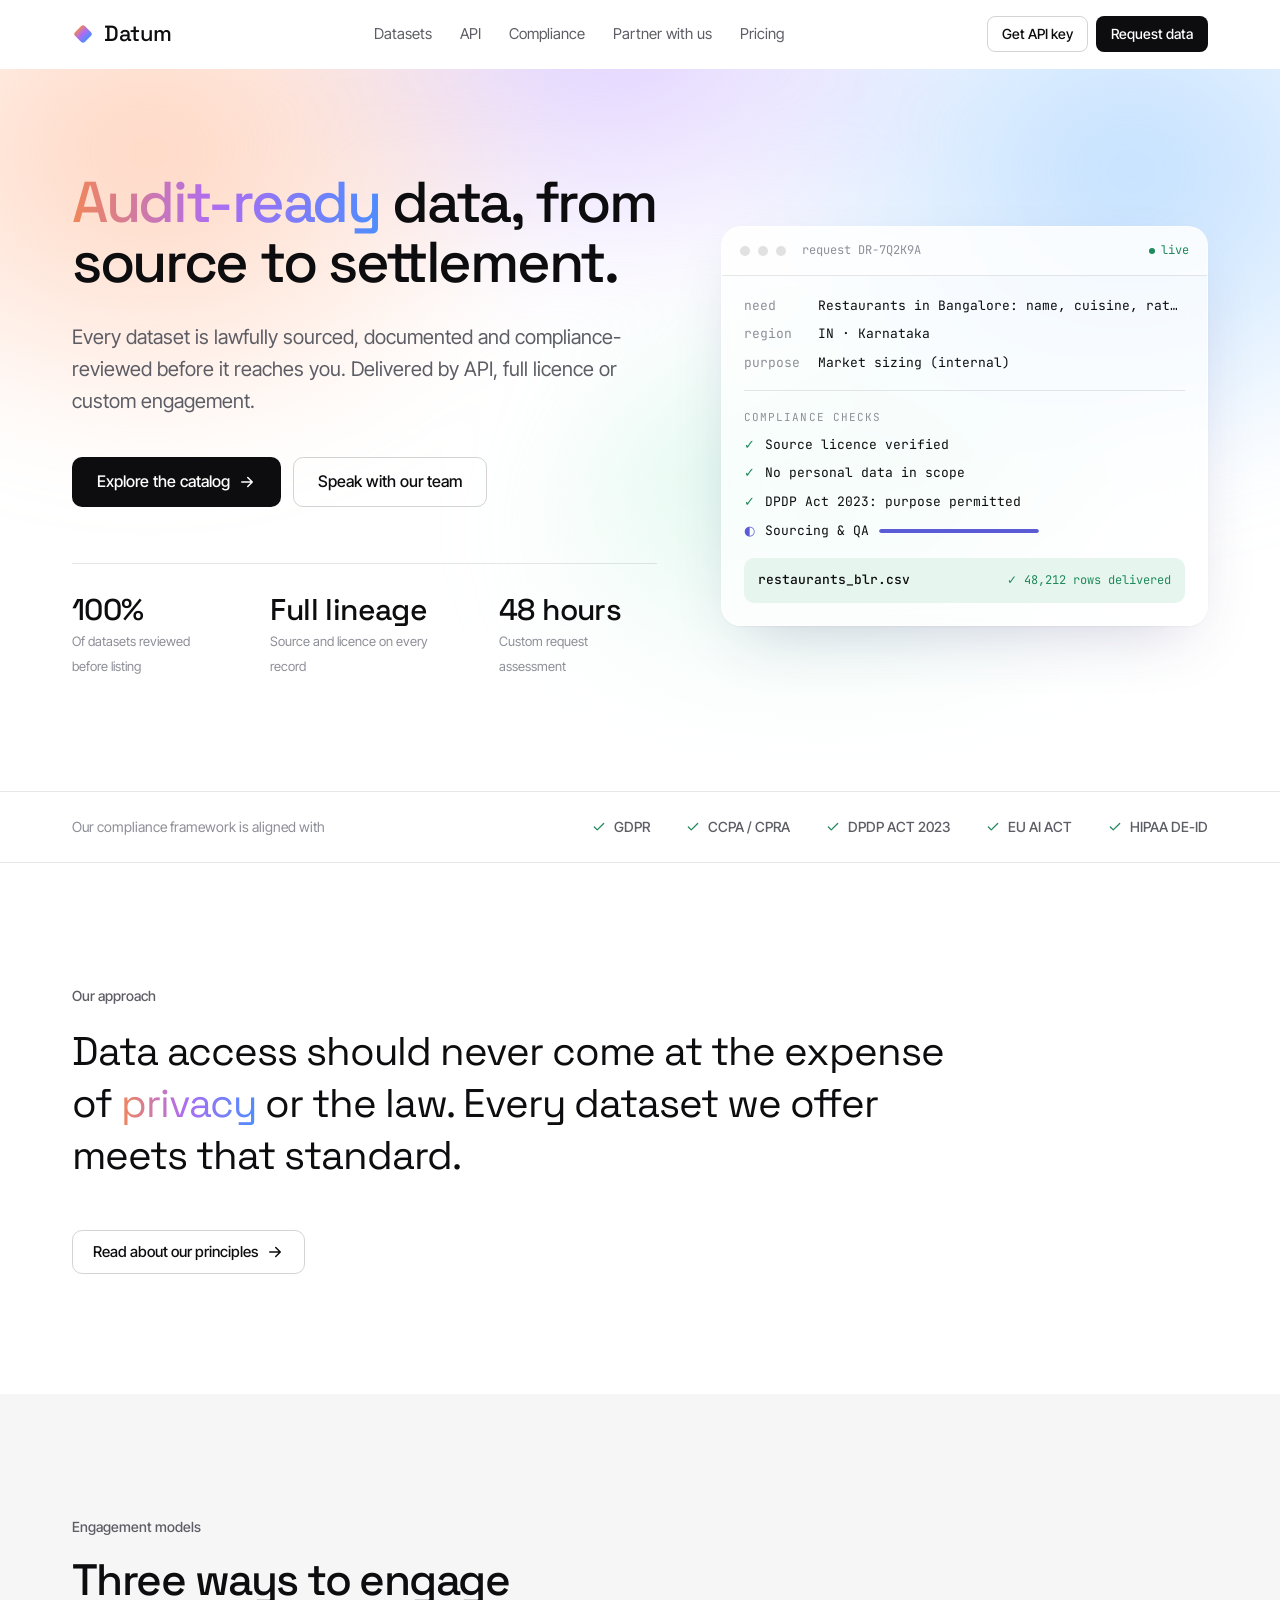
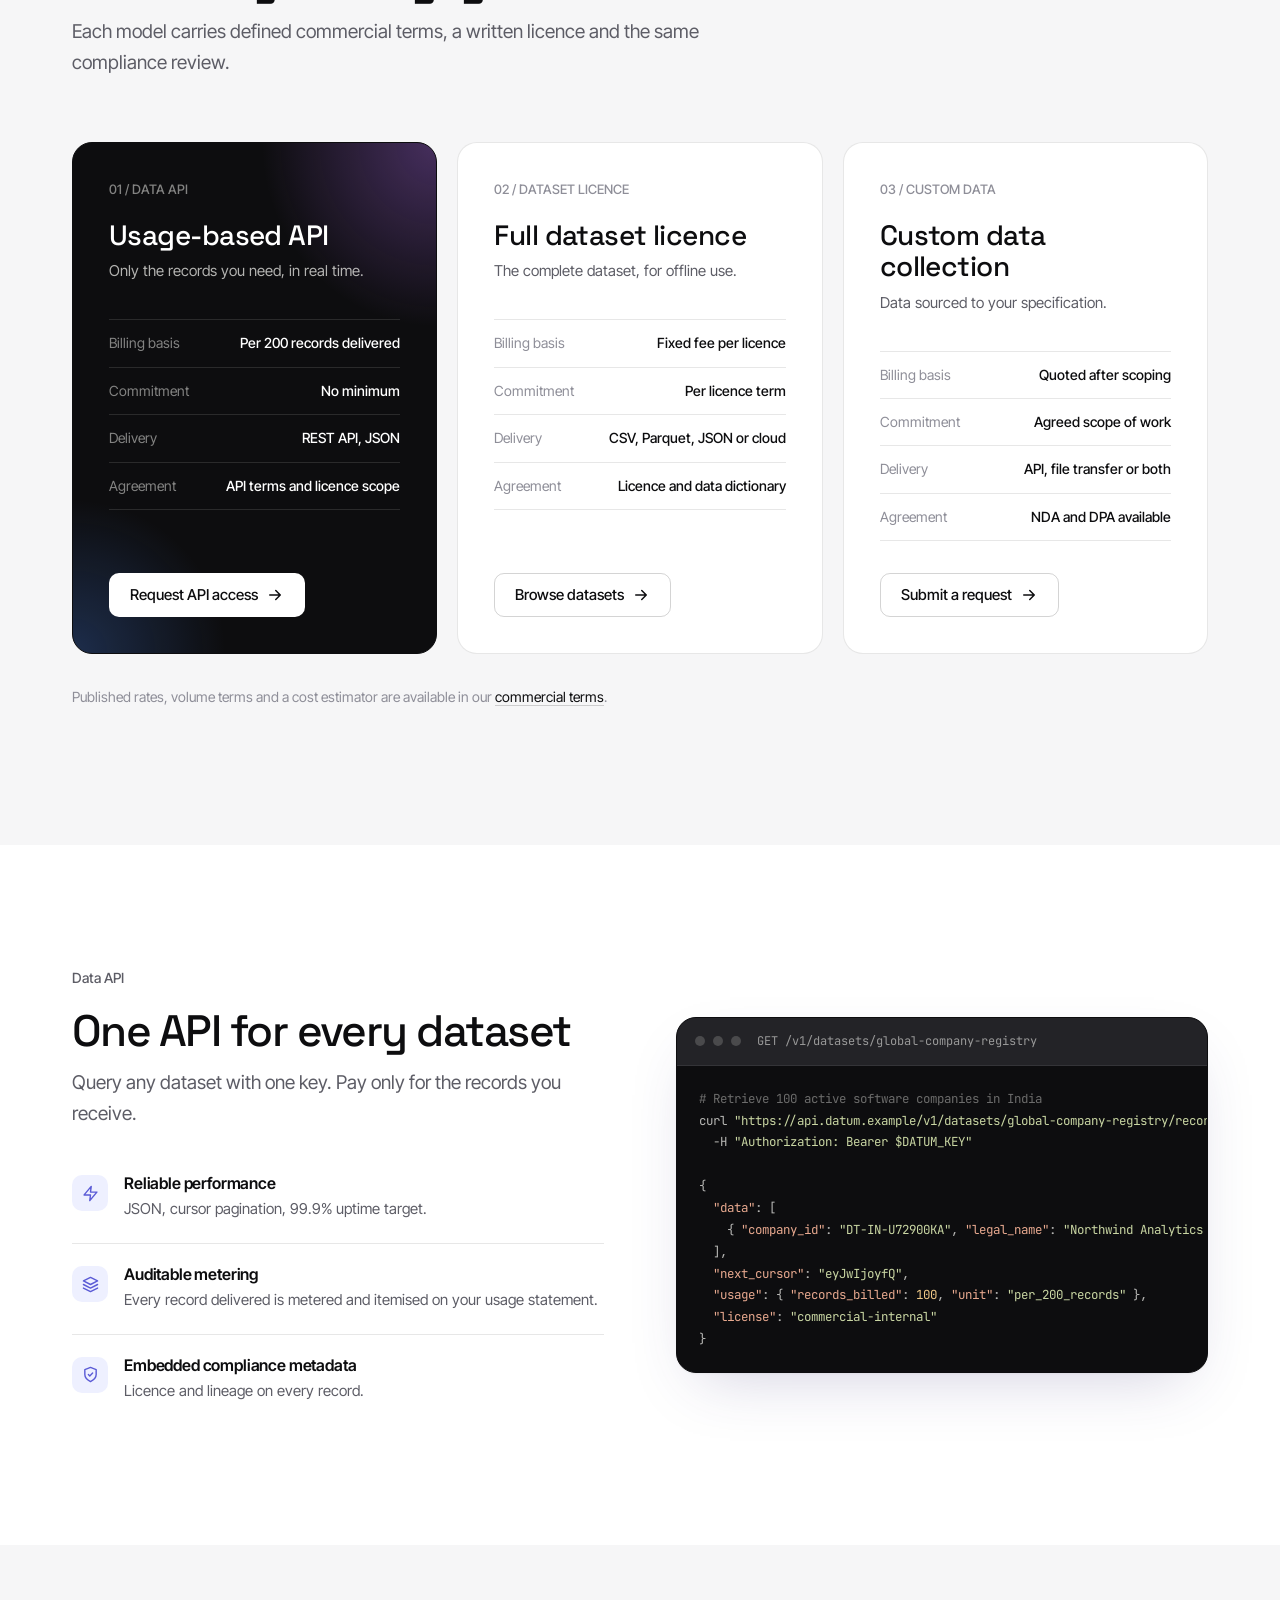
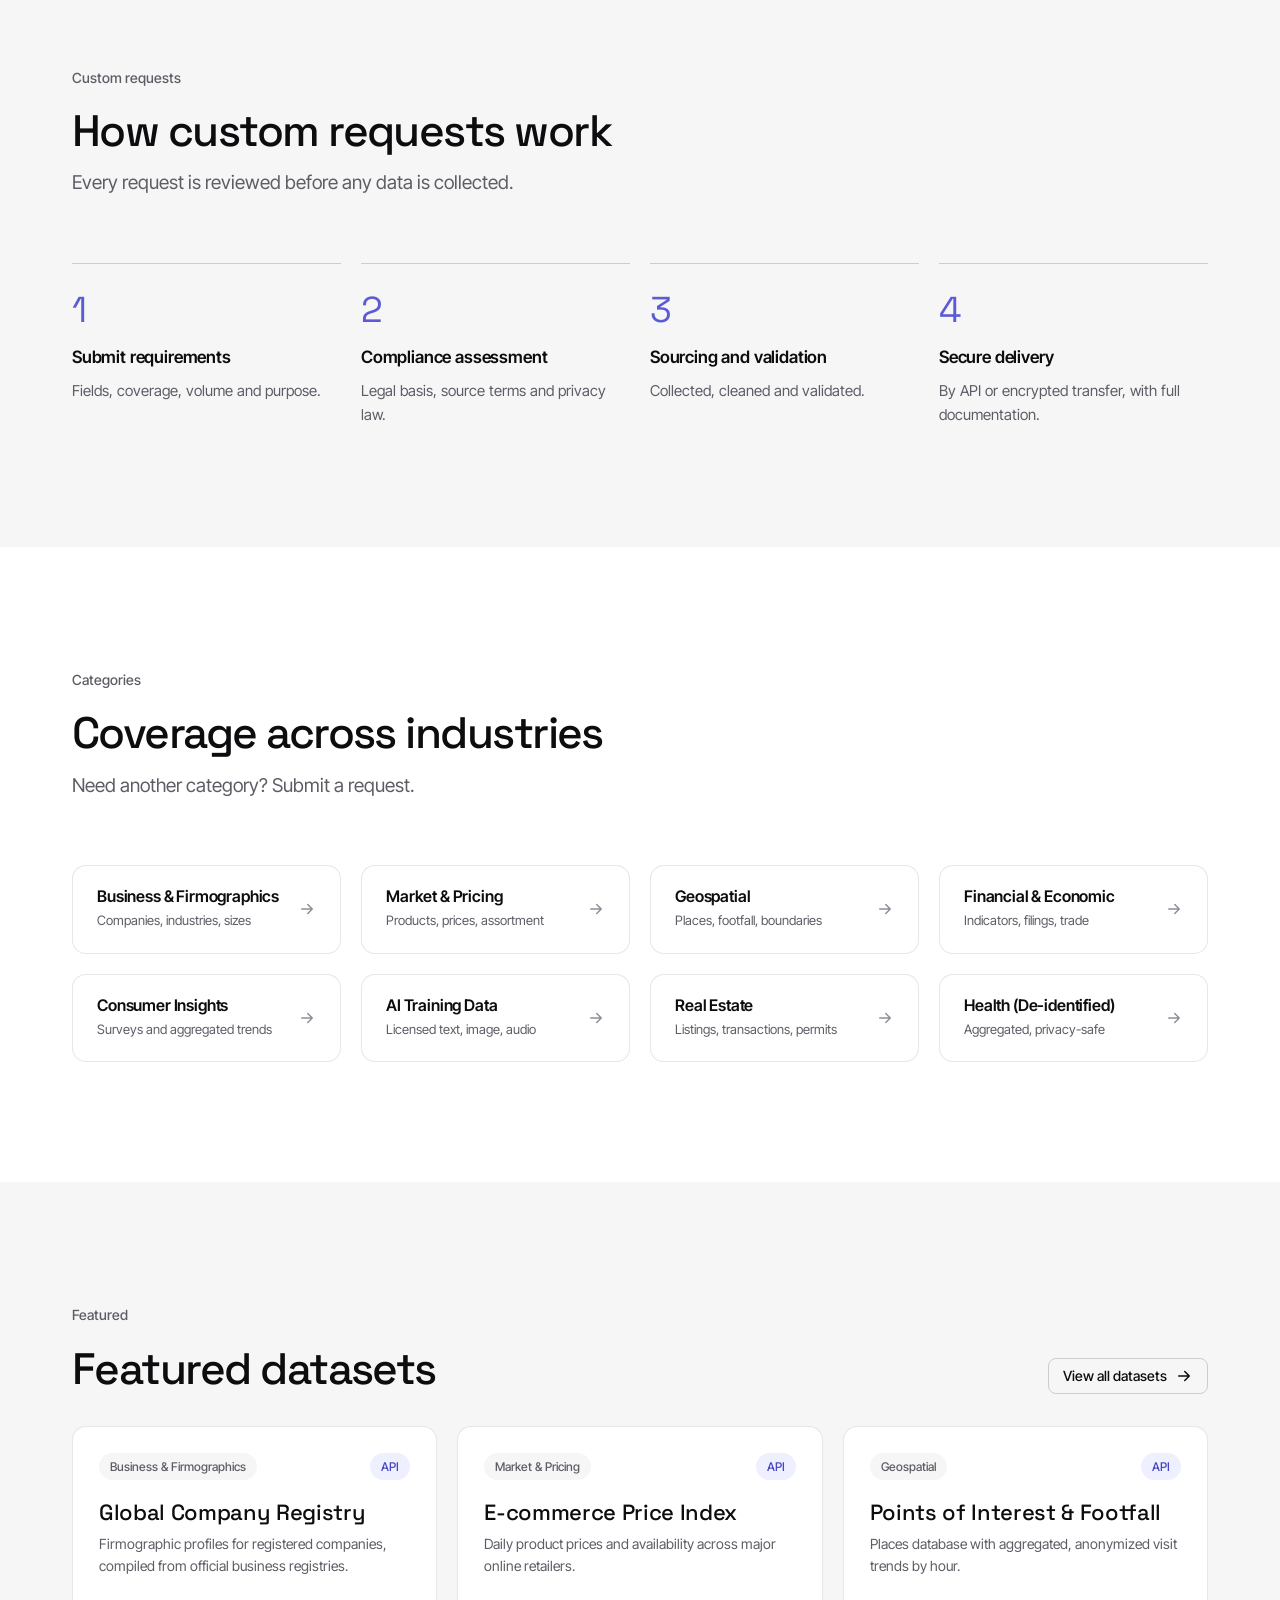
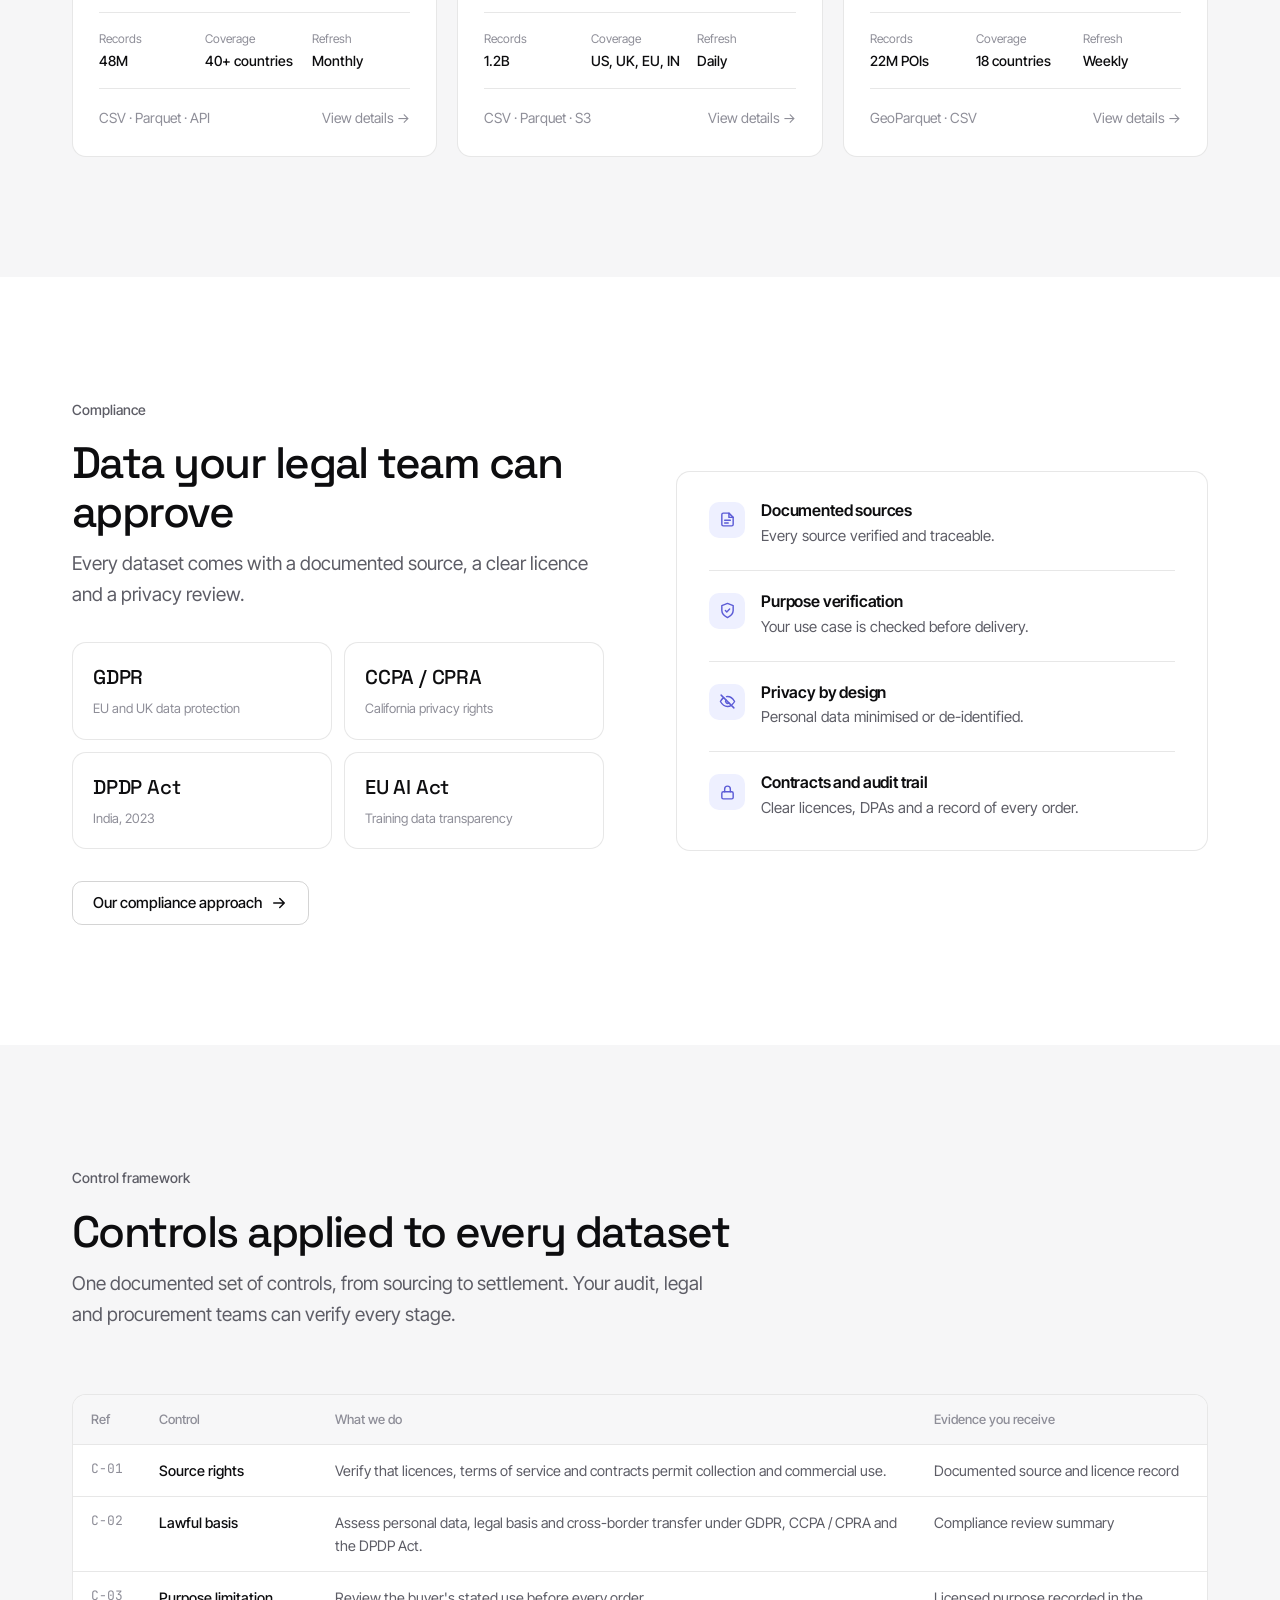
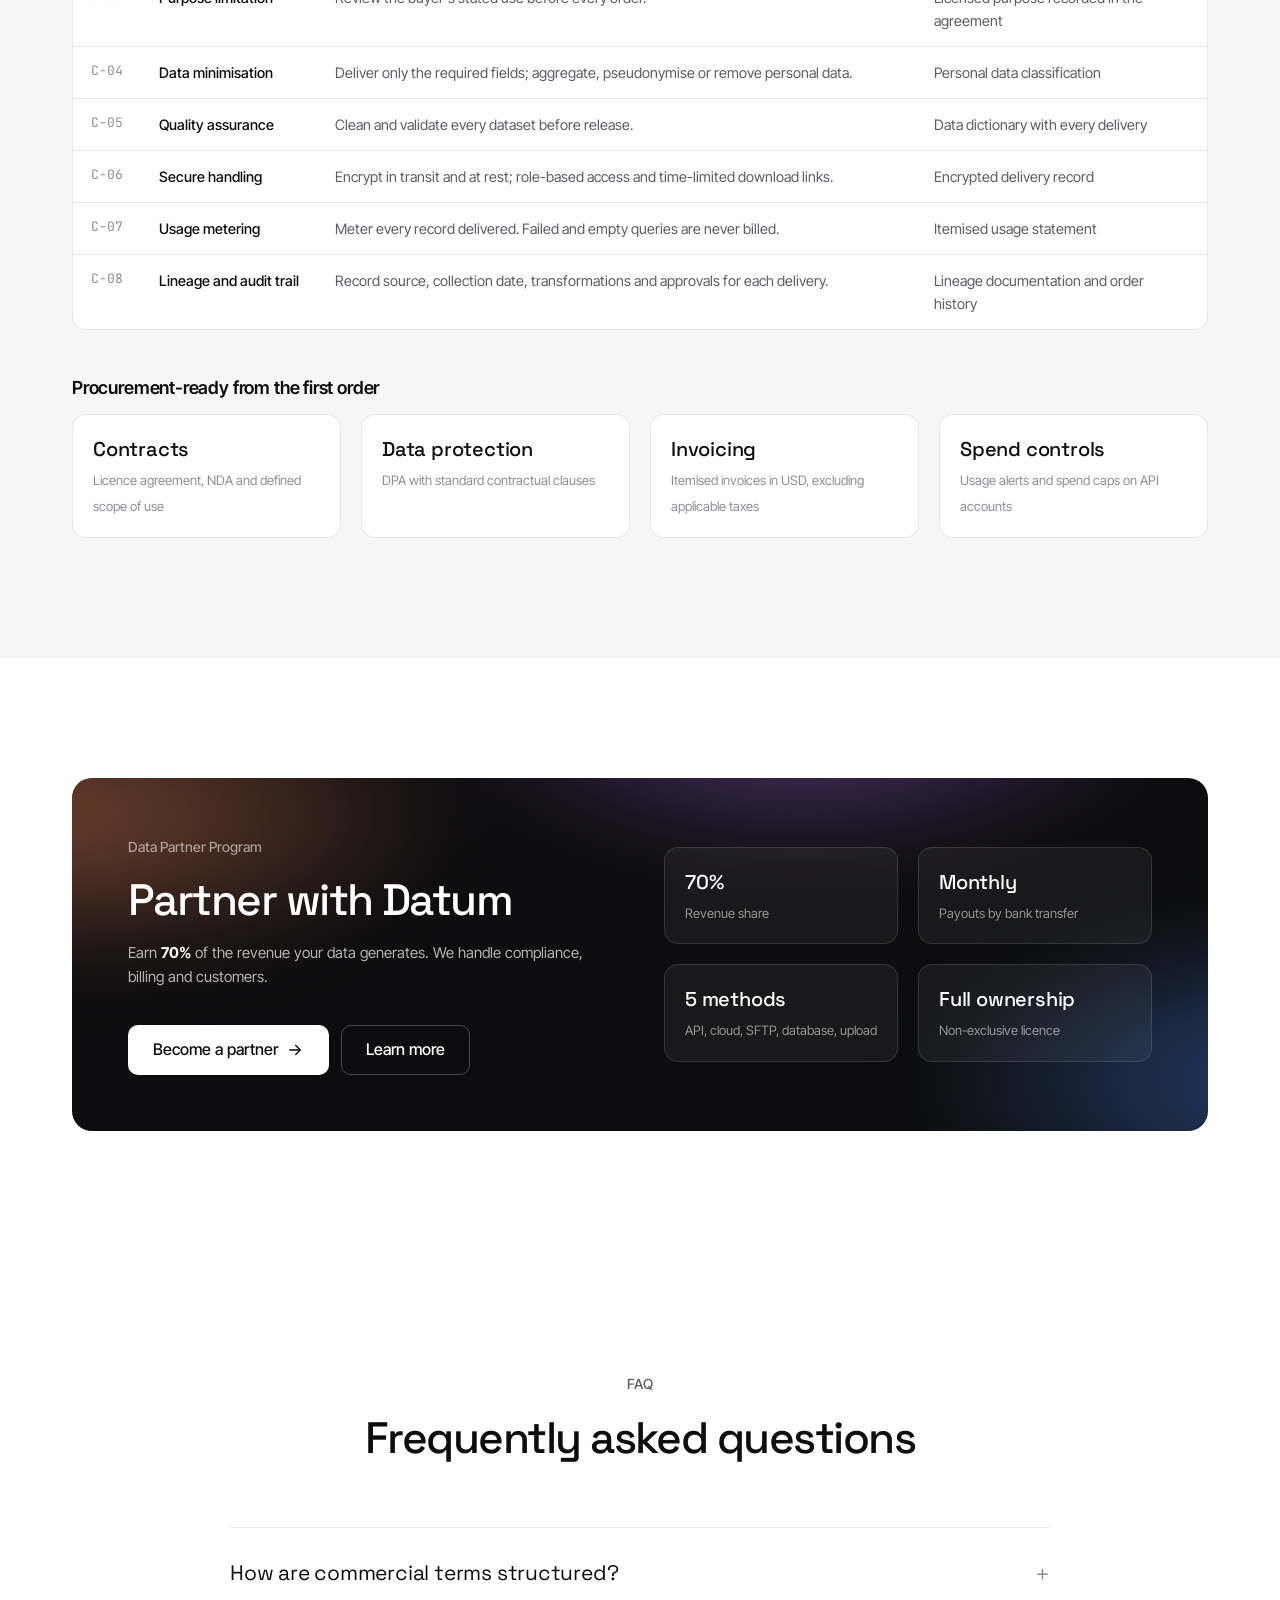
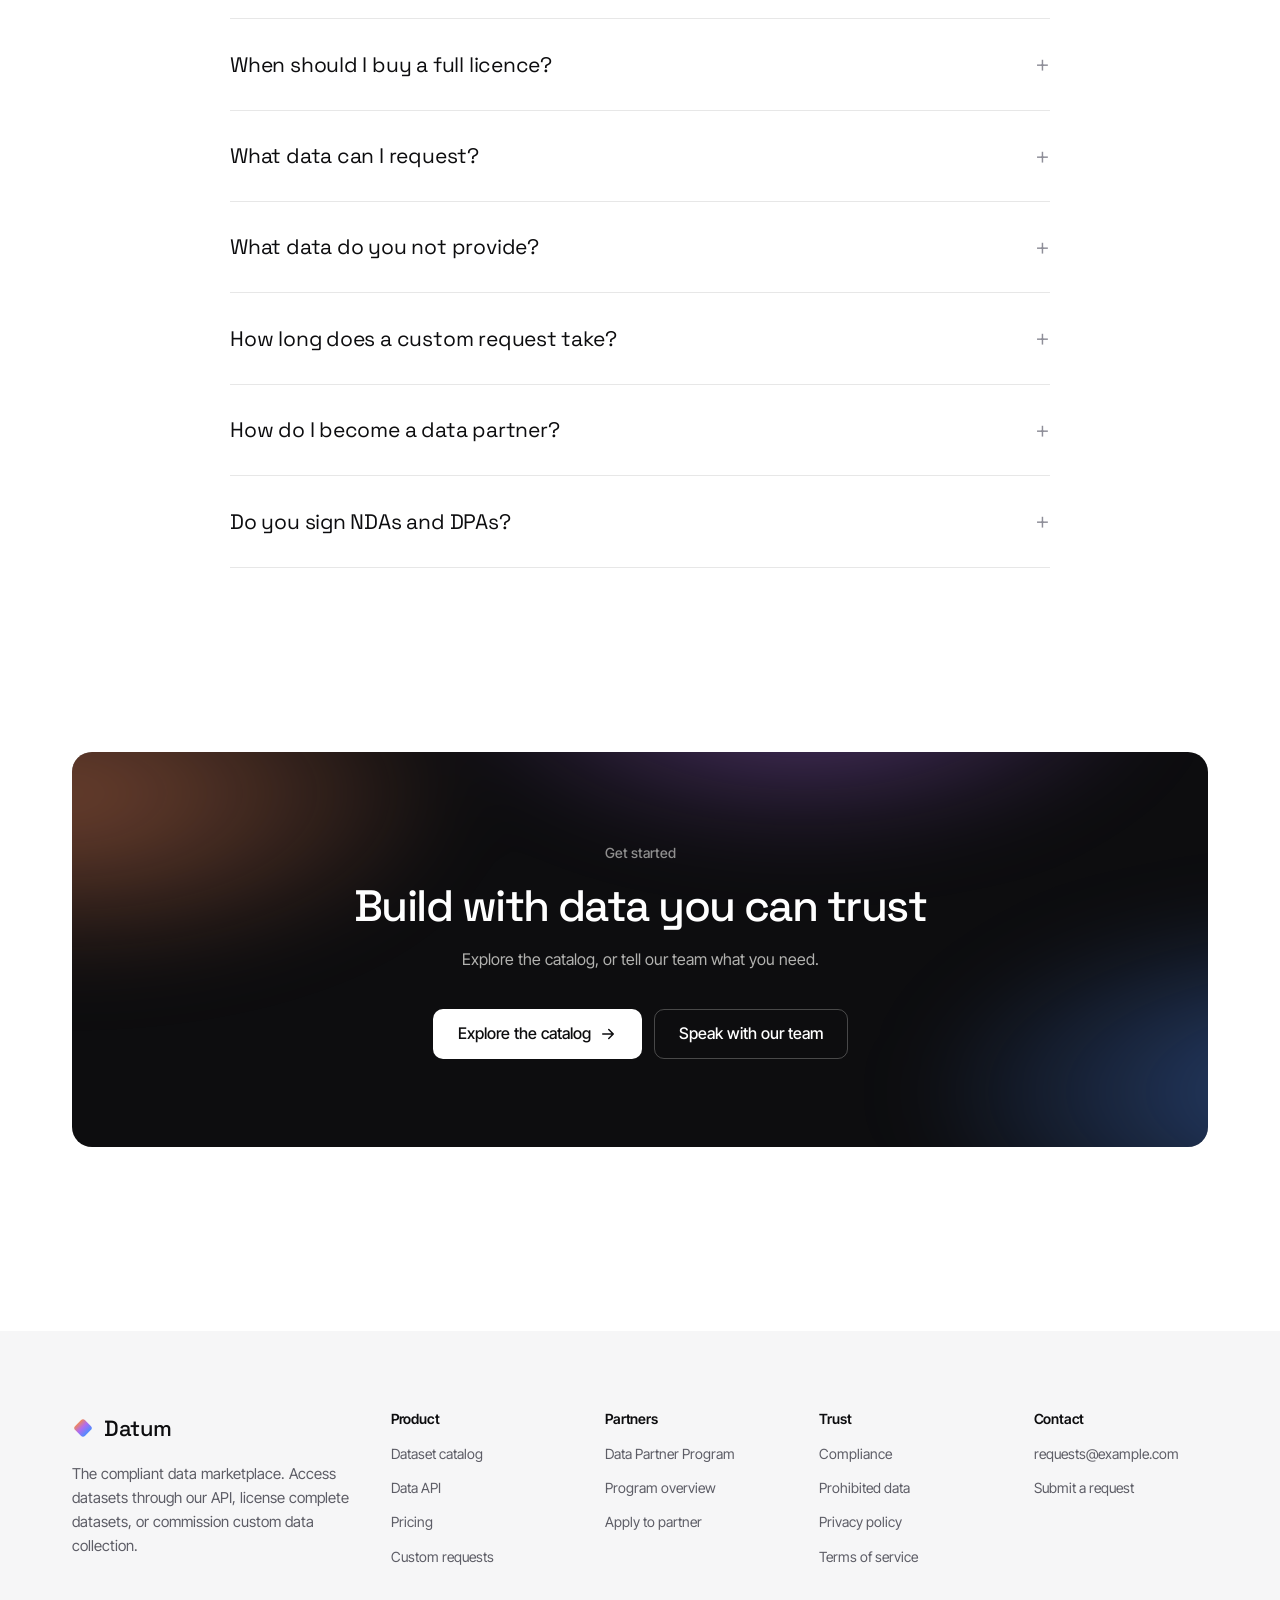
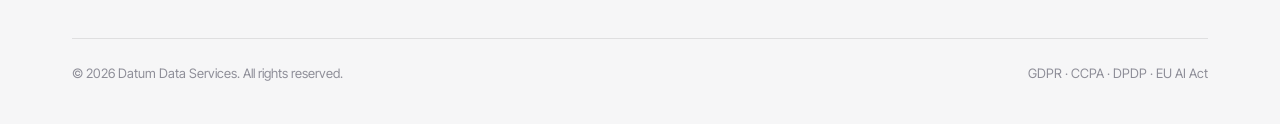
<file: index.html>
<!doctype html>
<html lang="en">
<head>
  <meta charset="utf-8">
  <meta name="viewport" content="width=device-width, initial-scale=1">
  <title>Datum — The Compliant Data Marketplace</title>
  <meta name="description" content="Lawfully sourced, fully documented datasets, available by API, full licence or custom engagement. Every dataset passes a documented compliance review before it is listed.">
  <meta name="theme-color" content="#ffffff">
  <link rel="icon" href="assets/favicon.svg" type="image/svg+xml">
  <link rel="preconnect" href="https://fonts.googleapis.com">
  <link rel="preconnect" href="https://fonts.gstatic.com" crossorigin>
  <link href="https://fonts.googleapis.com/css2?family=Space+Grotesk:wght@400;500;600&family=Inter+Tight:wght@400;500;600&family=JetBrains+Mono:wght@400;500&display=swap" rel="stylesheet">
  <link rel="stylesheet" href="assets/css/styles.css">
</head>
<body>
  <header id="site-header"></header>

  <main>
    <!-- Hero -->
    <section class="hero">
      <div class="bg-aurora"></div>
      <div class="container hero-grid">
        <div>
          <h1><span class="gradient-text">Audit-ready</span> data, from source to settlement.</h1>
          <p class="lead">Every dataset is lawfully sourced, documented and compliance-reviewed before it reaches you. Delivered by API, full licence or custom engagement.</p>
          <div class="btn-row">
            <a class="btn btn-primary btn-lg" href="datasets.html">Explore the catalog <i data-icon="arrow"></i></a>
            <a class="btn btn-ghost btn-lg" href="request.html">Speak with our team</a>
          </div>
          <div class="hero-stats">
            <div><b>100%</b><span>Of datasets reviewed before listing</span></div>
            <div><b>Full lineage</b><span>Source and licence on every record</span></div>
            <div><b>48 hours</b><span>Custom request assessment</span></div>
          </div>
        </div>

        <div class="console" aria-hidden="true">
          <div class="console-bar"><i></i><i></i><i></i><span>request DR-7Q2K9A</span><em class="live">live</em></div>
          <div class="console-body">
            <div class="ln" style="animation-delay:.2s"><span class="k">need</span><span class="v">Restaurants in Bangalore: name, cuisine, rating</span></div>
            <div class="ln" style="animation-delay:.4s"><span class="k">region</span><span class="v">IN · Karnataka</span></div>
            <div class="ln" style="animation-delay:.6s"><span class="k">purpose</span><span class="v">Market sizing (internal)</span></div>
            <div class="sep" style="animation-delay:.8s"></div>
            <div class="ln label" style="animation-delay:1s">compliance checks</div>
            <div class="ln" style="animation-delay:1.2s"><span class="ok">✓</span><span class="v">Source licence verified</span></div>
            <div class="ln" style="animation-delay:1.5s"><span class="ok">✓</span><span class="v">No personal data in scope</span></div>
            <div class="ln" style="animation-delay:1.8s"><span class="ok">✓</span><span class="v">DPDP Act 2023: purpose permitted</span></div>
            <div class="ln" style="animation-delay:2.1s"><span class="run">◐</span><span class="v">Sourcing &amp; QA</span><span class="progress"></span></div>
            <div class="delivered"><b>restaurants_blr.csv</b><span>✓ 48,212 rows delivered</span></div>
          </div>
        </div>
      </div>
    </section>

    <!-- Framework strip -->
    <div class="strip">
      <div class="container">
        <p>Our compliance framework is aligned with</p>
        <ul>
          <li><i data-icon="check"></i>GDPR</li>
          <li><i data-icon="check"></i>CCPA / CPRA</li>
          <li><i data-icon="check"></i>DPDP ACT 2023</li>
          <li><i data-icon="check"></i>EU AI ACT</li>
          <li><i data-icon="check"></i>HIPAA DE-ID</li>
        </ul>
      </div>
    </div>

    <!-- Approach -->
    <section class="section">
      <div class="container">
        <span class="eyebrow">Our approach</span>
        <p class="statement">Data access should never come at the expense of <em>privacy</em> or the law. Every dataset we offer meets that standard.</p>
        <a class="btn btn-ghost mt-4" href="compliance.html">Read about our principles <i data-icon="arrow"></i></a>
      </div>
    </section>

    <!-- Access options -->
    <section class="section section-soft">
      <div class="container">
        <div class="section-head">
          <span class="eyebrow">Engagement models</span>
          <h2>Three ways to engage</h2>
          <p class="lead">Each model carries defined commercial terms, a written licence and the same compliance review.</p>
        </div>
        <div class="grid grid-3">
          <div class="card path path-dark">
            <span class="mono-tag">01 / DATA API</span>
            <h3>Usage-based API</h3>
            <p class="muted">Only the records you need, in real time.</p>
            <dl class="terms">
              <div><dt>Billing basis</dt><dd>Per 200 records delivered</dd></div>
              <div><dt>Commitment</dt><dd>No minimum</dd></div>
              <div><dt>Delivery</dt><dd>REST API, JSON</dd></div>
              <div><dt>Agreement</dt><dd>API terms and licence scope</dd></div>
            </dl>
            <a class="btn btn-primary" href="request.html?type=api">Request API access <i data-icon="arrow"></i></a>
          </div>
          <div class="card path">
            <span class="mono-tag">02 / DATASET LICENCE</span>
            <h3>Full dataset licence</h3>
            <p class="muted">The complete dataset, for offline use.</p>
            <dl class="terms">
              <div><dt>Billing basis</dt><dd>Fixed fee per licence</dd></div>
              <div><dt>Commitment</dt><dd>Per licence term</dd></div>
              <div><dt>Delivery</dt><dd>CSV, Parquet, JSON or cloud</dd></div>
              <div><dt>Agreement</dt><dd>Licence and data dictionary</dd></div>
            </dl>
            <a class="btn btn-ghost" href="datasets.html">Browse datasets <i data-icon="arrow"></i></a>
          </div>
          <div class="card path">
            <span class="mono-tag">03 / CUSTOM DATA</span>
            <h3>Custom data collection</h3>
            <p class="muted">Data sourced to your specification.</p>
            <dl class="terms">
              <div><dt>Billing basis</dt><dd>Quoted after scoping</dd></div>
              <div><dt>Commitment</dt><dd>Agreed scope of work</dd></div>
              <div><dt>Delivery</dt><dd>API, file transfer or both</dd></div>
              <div><dt>Agreement</dt><dd>NDA and DPA available</dd></div>
            </dl>
            <a class="btn btn-ghost" href="request.html">Submit a request <i data-icon="arrow"></i></a>
          </div>
        </div>
        <p class="subtle mt-4">Published rates, volume terms and a cost estimator are available in our <a class="inline-link" href="pricing.html">commercial terms</a>.</p>
      </div>
    </section>

    <!-- API -->
    <section class="section" id="api">
      <div class="container split">
        <div>
          <span class="eyebrow">Data API</span>
          <h2>One API for every dataset</h2>
          <p class="lead">Query any dataset with one key. Pay only for the records you receive.</p>
          <div class="feature-list" style="padding:0;margin-top:24px">
            <div class="feature"><span class="icon"><i data-icon="zap"></i></span><div><h3>Reliable performance</h3><p>JSON, cursor pagination, 99.9% uptime target.</p></div></div>
            <div class="feature"><span class="icon"><i data-icon="layers"></i></span><div><h3>Auditable metering</h3><p>Every record delivered is metered and itemised on your usage statement.</p></div></div>
            <div class="feature"><span class="icon"><i data-icon="shield"></i></span><div><h3>Embedded compliance metadata</h3><p>Licence and lineage on every record.</p></div></div>
          </div>
        </div>
        <div class="console code">
          <div class="console-bar"><i></i><i></i><i></i><span>GET /v1/datasets/global-company-registry</span></div>
<pre><span class="c-com"># Retrieve 100 active software companies in India</span>
curl <span class="c-str">"https://api.datum.example/v1/datasets/global-company-registry/records?country=IN&amp;industry=62.01&amp;status=active&amp;limit=100"</span> \
  -H <span class="c-str">"Authorization: Bearer $DATUM_KEY"</span>

{
  <span class="c-key">"data"</span>: [
    { <span class="c-key">"company_id"</span>: <span class="c-str">"DT-IN-U72900KA"</span>, <span class="c-key">"legal_name"</span>: <span class="c-str">"Northwind Analytics Pvt Ltd"</span>, … }
  ],
  <span class="c-key">"next_cursor"</span>: <span class="c-str">"eyJwIjoyfQ"</span>,
  <span class="c-key">"usage"</span>: { <span class="c-key">"records_billed"</span>: <span class="c-num">100</span>, <span class="c-key">"unit"</span>: <span class="c-str">"per_200_records"</span> },
  <span class="c-key">"license"</span>: <span class="c-str">"commercial-internal"</span>
}</pre>
        </div>
      </div>
    </section>

    <!-- How it works -->
    <section class="section section-soft" id="how">
      <div class="container">
        <div class="section-head">
          <span class="eyebrow">Custom requests</span>
          <h2>How custom requests work</h2>
          <p class="lead">Every request is reviewed before any data is collected.</p>
        </div>
        <div class="grid grid-4 steps">
          <div class="step"><h3>Submit requirements</h3><p>Fields, coverage, volume and purpose.</p></div>
          <div class="step"><h3>Compliance assessment</h3><p>Legal basis, source terms and privacy law.</p></div>
          <div class="step"><h3>Sourcing and validation</h3><p>Collected, cleaned and validated.</p></div>
          <div class="step"><h3>Secure delivery</h3><p>By API or encrypted transfer, with full documentation.</p></div>
        </div>
      </div>
    </section>

    <!-- Categories -->
    <section class="section">
      <div class="container">
        <div class="section-head">
          <span class="eyebrow">Categories</span>
          <h2>Coverage across industries</h2>
          <p class="lead">Need another category? Submit a request.</p>
        </div>
        <div class="grid grid-4" id="categories"></div>
      </div>
    </section>

    <!-- Featured -->
    <section class="section section-soft">
      <div class="container">
        <div class="toolbar">
          <div>
            <span class="eyebrow">Featured</span>
            <h2 class="mb-0">Featured datasets</h2>
          </div>
          <a class="btn btn-ghost btn-sm" href="datasets.html">View all datasets <i data-icon="arrow"></i></a>
        </div>
        <div class="grid grid-3 mt-4" id="featured"></div>
      </div>
    </section>

    <!-- Compliance -->
    <section class="section">
      <div class="container split">
        <div>
          <span class="eyebrow">Compliance</span>
          <h2>Data your legal team can approve</h2>
          <p class="lead">Every dataset comes with a documented source, a clear licence and a privacy review.</p>
          <div class="frameworks mt-4">
            <div class="fw"><b>GDPR</b><span>EU and UK data protection</span></div>
            <div class="fw"><b>CCPA / CPRA</b><span>California privacy rights</span></div>
            <div class="fw"><b>DPDP Act</b><span>India, 2023</span></div>
            <div class="fw"><b>EU AI Act</b><span>Training data transparency</span></div>
          </div>
          <a class="btn btn-ghost mt-4" href="compliance.html">Our compliance approach <i data-icon="arrow"></i></a>
        </div>
        <div class="card feature-list">
          <div class="feature"><span class="icon"><i data-icon="doc"></i></span><div><h3>Documented sources</h3><p>Every source verified and traceable.</p></div></div>
          <div class="feature"><span class="icon"><i data-icon="shield"></i></span><div><h3>Purpose verification</h3><p>Your use case is checked before delivery.</p></div></div>
          <div class="feature"><span class="icon"><i data-icon="eye"></i></span><div><h3>Privacy by design</h3><p>Personal data minimised or de-identified.</p></div></div>
          <div class="feature"><span class="icon"><i data-icon="lock"></i></span><div><h3>Contracts and audit trail</h3><p>Clear licences, DPAs and a record of every order.</p></div></div>
        </div>
      </div>
    </section>

    <!-- Control framework -->
    <section class="section section-soft" id="controls">
      <div class="container">
        <div class="section-head">
          <span class="eyebrow">Control framework</span>
          <h2>Controls applied to every dataset</h2>
          <p class="lead">One documented set of controls, from sourcing to settlement. Your audit, legal and procurement teams can verify every stage.</p>
        </div>
        <div class="table-wrap">
          <table class="control-table">
            <thead><tr><th>Ref</th><th>Control</th><th>What we do</th><th>Evidence you receive</th></tr></thead>
            <tbody>
              <tr><td>C-01</td><td>Source rights</td><td>Verify that licences, terms of service and contracts permit collection and commercial use.</td><td>Documented source and licence record</td></tr>
              <tr><td>C-02</td><td>Lawful basis</td><td>Assess personal data, legal basis and cross-border transfer under GDPR, CCPA / CPRA and the DPDP Act.</td><td>Compliance review summary</td></tr>
              <tr><td>C-03</td><td>Purpose limitation</td><td>Review the buyer's stated use before every order.</td><td>Licensed purpose recorded in the agreement</td></tr>
              <tr><td>C-04</td><td>Data minimisation</td><td>Deliver only the required fields; aggregate, pseudonymise or remove personal data.</td><td>Personal data classification</td></tr>
              <tr><td>C-05</td><td>Quality assurance</td><td>Clean and validate every dataset before release.</td><td>Data dictionary with every delivery</td></tr>
              <tr><td>C-06</td><td>Secure handling</td><td>Encrypt in transit and at rest; role-based access and time-limited download links.</td><td>Encrypted delivery record</td></tr>
              <tr><td>C-07</td><td>Usage metering</td><td>Meter every record delivered. Failed and empty queries are never billed.</td><td>Itemised usage statement</td></tr>
              <tr><td>C-08</td><td>Lineage and audit trail</td><td>Record source, collection date, transformations and approvals for each delivery.</td><td>Lineage documentation and order history</td></tr>
            </tbody>
          </table>
        </div>

        <h3 class="mt-6">Procurement-ready from the first order</h3>
        <div class="grid grid-4 mt-2">
          <div class="fw"><b>Contracts</b><span>Licence agreement, NDA and defined scope of use</span></div>
          <div class="fw"><b>Data protection</b><span>DPA with standard contractual clauses</span></div>
          <div class="fw"><b>Invoicing</b><span>Itemised invoices in USD, excluding applicable taxes</span></div>
          <div class="fw"><b>Spend controls</b><span>Usage alerts and spend caps on API accounts</span></div>
        </div>
      </div>
    </section>

    <!-- Partner -->
    <section class="section">
      <div class="container">
        <div class="card cta" style="text-align:left;padding:56px">
          <div class="split" style="gap:48px">
            <div>
              <span class="eyebrow">Data Partner Program</span>
              <h2 style="margin-left:0">Partner with Datum</h2>
              <p style="margin-left:0">Earn <b style="color:var(--ivory)" data-share>70%</b> of the revenue your data generates. We handle compliance, billing and customers.</p>
              <div class="btn-row" style="justify-content:flex-start">
                <a class="btn btn-primary btn-lg" href="partners.html">Become a partner <i data-icon="arrow"></i></a>
                <a class="btn btn-ghost btn-lg" href="partners.html#how">Learn more</a>
              </div>
            </div>
            <div class="grid grid-2">
              <div class="fw"><b data-share>70%</b><span>Revenue share</span></div>
              <div class="fw"><b>Monthly</b><span>Payouts by bank transfer</span></div>
              <div class="fw"><b>5 methods</b><span>API, cloud, SFTP, database, upload</span></div>
              <div class="fw"><b>Full ownership</b><span>Non-exclusive licence</span></div>
            </div>
          </div>
        </div>
      </div>
    </section>

    <!-- FAQ -->
    <section class="section" id="faq">
      <div class="container">
        <div class="section-head center">
          <span class="eyebrow">FAQ</span>
          <h2>Frequently asked questions</h2>
        </div>
        <div class="faq">
          <details>
            <summary>How are commercial terms structured?</summary>
            <p>API access is billed per 200 records delivered, with volume discounts at scale. Dataset licences carry a fixed fee per licence. Custom work is quoted after scoping. Rates are published in our <a class="inline-link" href="pricing.html">commercial terms</a>.</p>
          </details>
          <details>
            <summary>When should I buy a full licence?</summary>
            <p>When you need most of a dataset. The <a class="inline-link" href="pricing.html#calculator">pricing calculator</a> shows the break-even point.</p>
          </details>
          <details>
            <summary>What data can I request?</summary>
            <p>Business, market, geospatial, economic and AI training data. Quotes are free.</p>
          </details>
          <details>
            <summary>What data do you not provide?</summary>
            <p>Leaked data, contact lists without consent, sensitive personal data or data about children. <a class="inline-link" href="compliance.html#prohibited">See the full list</a>.</p>
          </details>
          <details>
            <summary>How long does a custom request take?</summary>
            <p>Scope within 48 hours. Delivery in one to three weeks.</p>
          </details>
          <details>
            <summary>How do I become a data partner?</summary>
            <p>Apply through the <a class="inline-link" href="partners.html">Data Partner Program</a>. Once verified, your data is listed and you are paid monthly.</p>
          </details>
          <details>
            <summary>Do you sign NDAs and DPAs?</summary>
            <p>Yes, including standard contractual clauses for cross-border transfers.</p>
          </details>
        </div>
      </div>
    </section>

    <!-- CTA -->
    <section class="section-sm">
      <div class="container">
        <div class="cta">
          <span class="eyebrow">Get started</span>
          <h2>Build with data you can trust</h2>
          <p>Explore the catalog, or tell our team what you need.</p>
          <div class="btn-row">
            <a class="btn btn-primary btn-lg" href="datasets.html">Explore the catalog <i data-icon="arrow"></i></a>
            <a class="btn btn-ghost btn-lg" href="request.html">Speak with our team</a>
          </div>
        </div>
      </div>
    </section>
  </main>

  <footer id="site-footer"></footer>

  <script src="assets/js/config.js"></script>
  <script src="assets/js/layout.js"></script>
  <script src="assets/js/datasets.js"></script>
  <script>
    (function () {
      const U = window.DATUM_UTIL;
      document.getElementById("categories").innerHTML = window.DATUM_CATEGORIES.map((c) => `
        <a class="card card-link cat" href="datasets.html?category=${encodeURIComponent(c.name)}">
          <div><h3>${U.escape(c.name)}</h3><p class="subtle">${U.escape(c.desc)}</p></div>
          <span class="arrow">${window.DATUM_ICONS.arrow}</span>
        </a>`).join("");
      document.getElementById("featured").innerHTML = window.DATUM_DATASETS.slice(0, 3).map((d) => U.datasetCard(d, { hidePrice: true })).join("");
      const share = Math.round(window.DATUM_CONFIG.partnerRevenueShare * 100) + "%";
      document.querySelectorAll("[data-share]").forEach((el) => (el.textContent = share));
    })();
  </script>
</body>
</html>
</file>
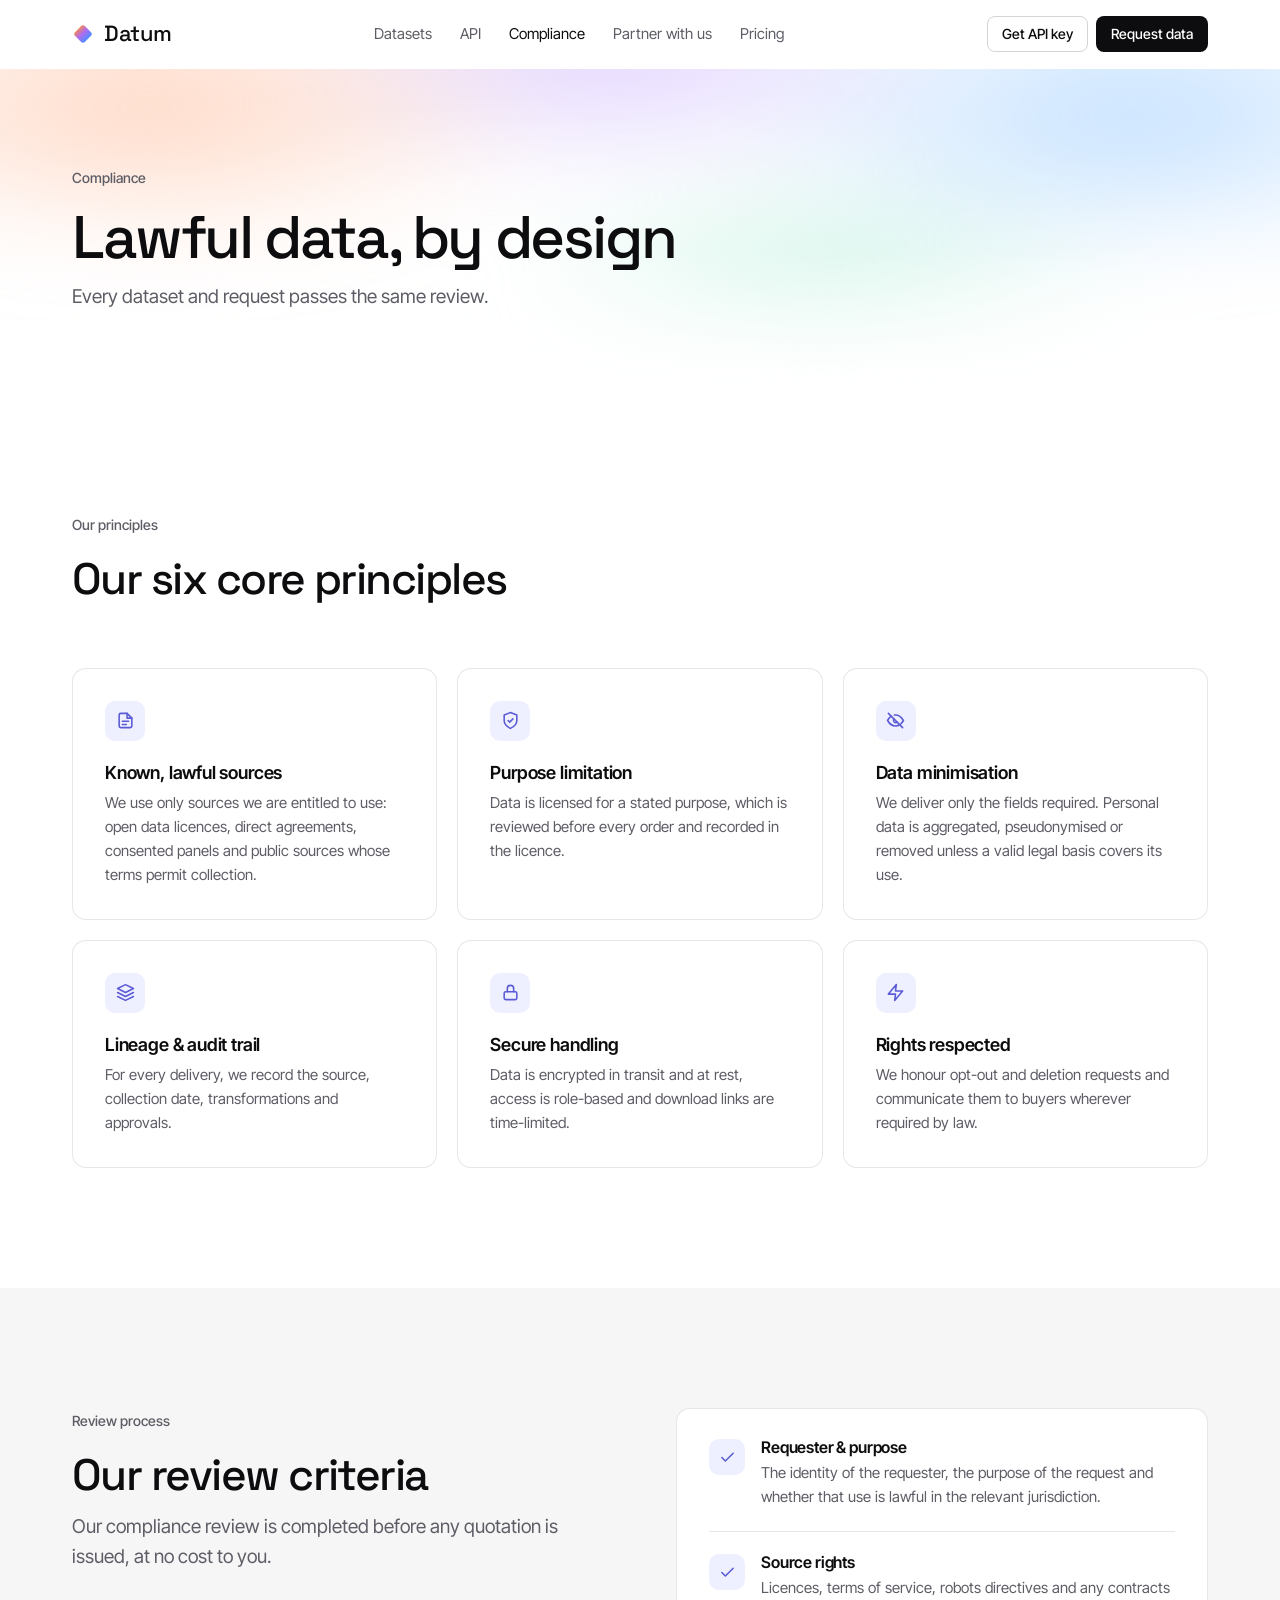
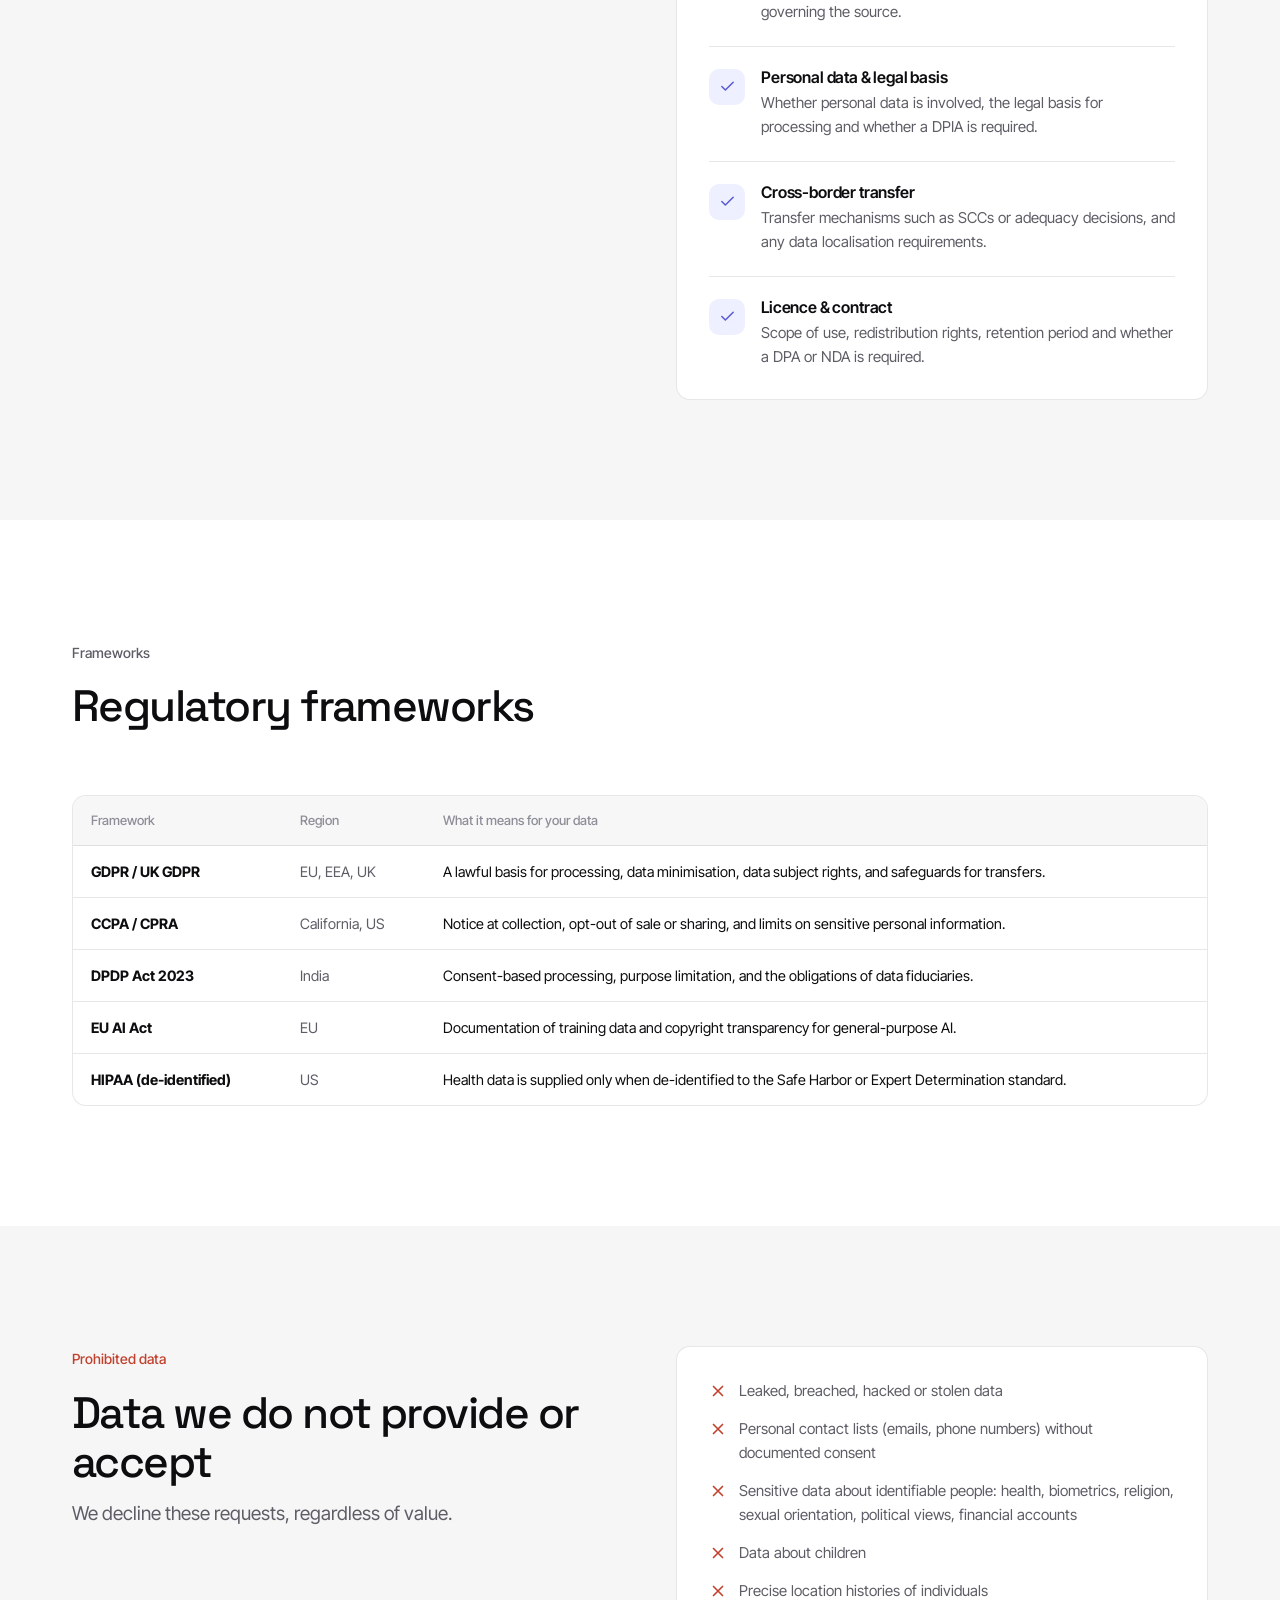
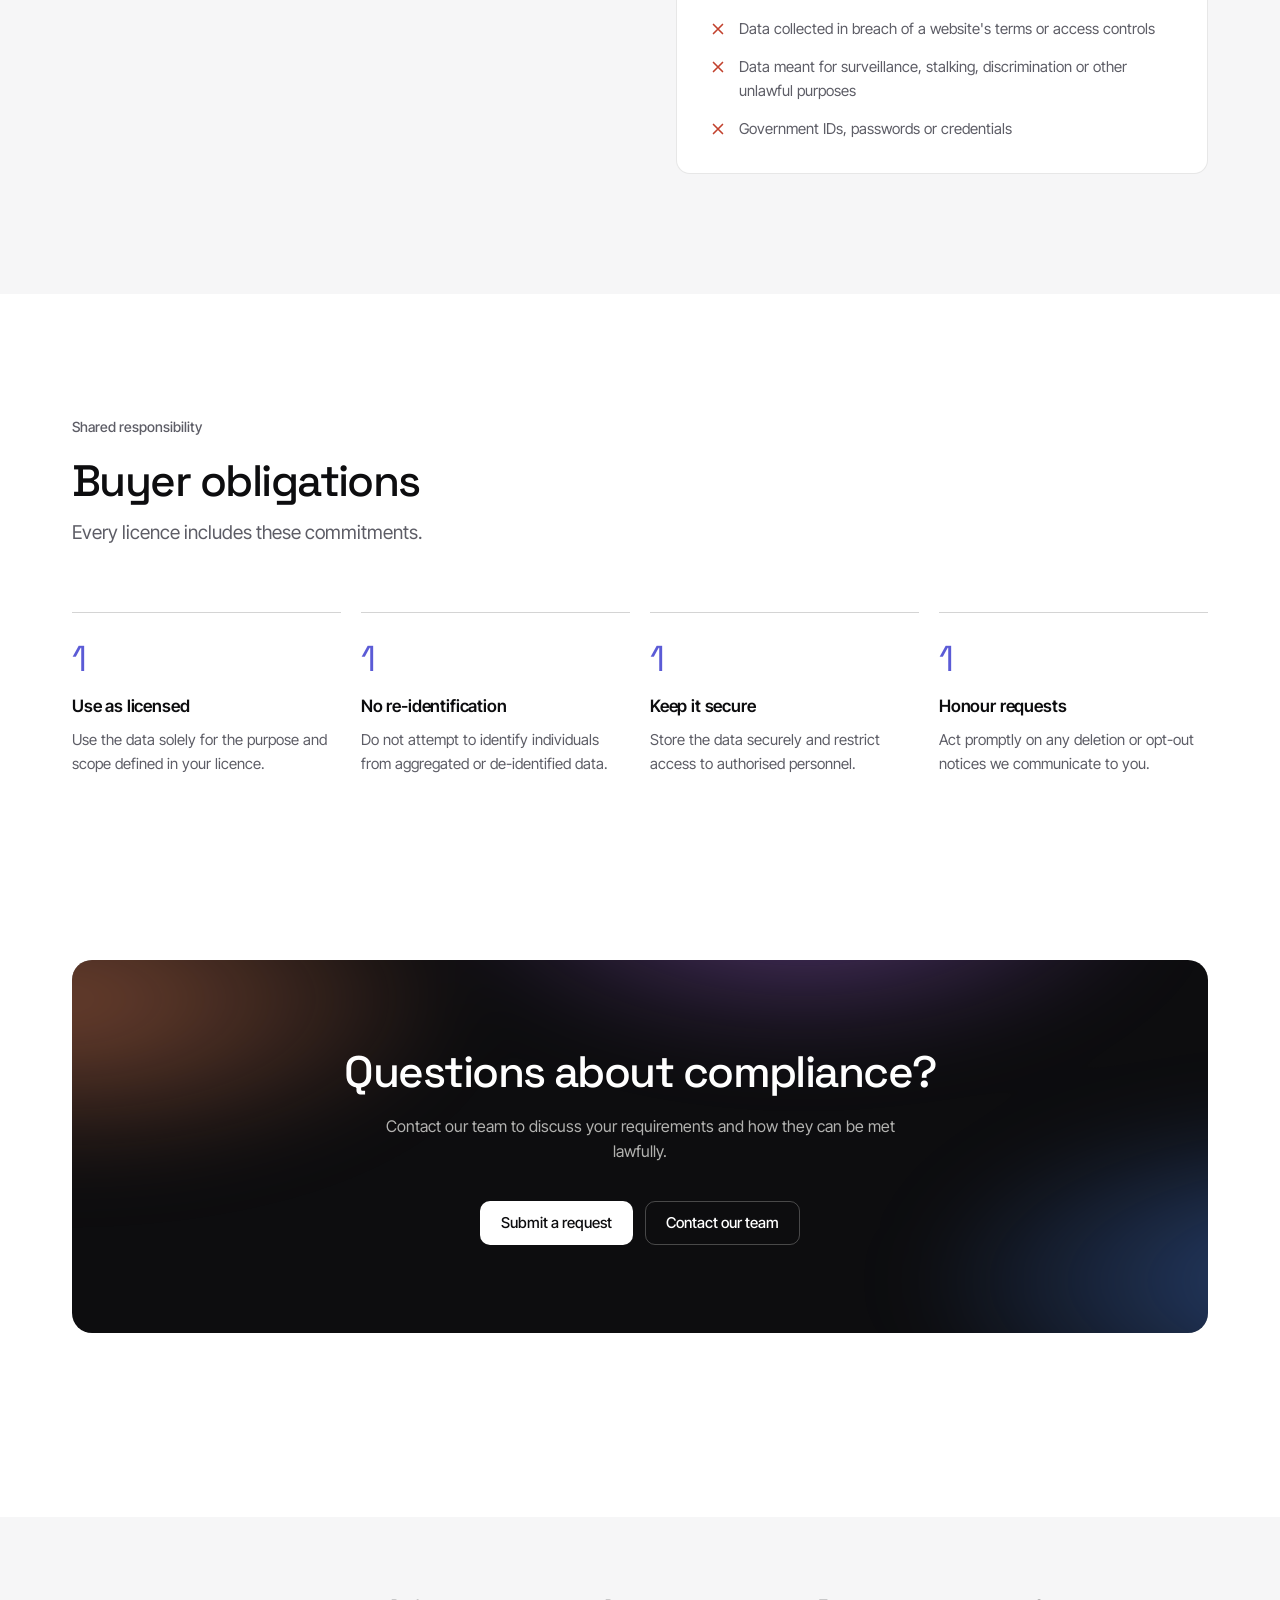
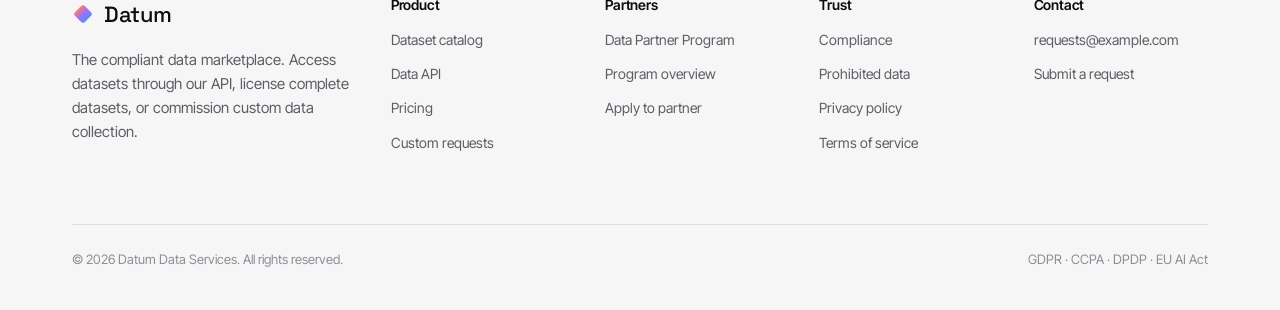
<file: compliance.html>
<!doctype html>
<html lang="en">
<head>
  <meta charset="utf-8">
  <meta name="viewport" content="width=device-width, initial-scale=1">
  <title>Compliance — Datum</title>
  <meta name="description" content="How Datum sources, reviews and delivers data in line with GDPR, CCPA/CPRA, India's DPDP Act and the EU AI Act.">
  <meta name="theme-color" content="#ffffff">
  <link rel="icon" href="assets/favicon.svg" type="image/svg+xml">
  <link rel="preconnect" href="https://fonts.googleapis.com">
  <link rel="preconnect" href="https://fonts.gstatic.com" crossorigin>
  <link href="https://fonts.googleapis.com/css2?family=Space+Grotesk:wght@400;500;600&family=Inter+Tight:wght@400;500;600&family=JetBrains+Mono:wght@400;500&display=swap" rel="stylesheet">
  <link rel="stylesheet" href="assets/css/styles.css">
</head>
<body>
  <header id="site-header"></header>

  <main>
    <section class="page-head">
      <div class="bg-aurora"></div>
      <div class="container">
        <span class="eyebrow">Compliance</span>
        <h1>Lawful data, by design</h1>
        <p class="lead">Every dataset and request passes the same review.</p>
      </div>
    </section>

    <!-- Principles -->
    <section class="section">
      <div class="container">
        <div class="section-head">
          <span class="eyebrow">Our principles</span>
          <h2>Our six core principles</h2>
        </div>
        <div class="grid grid-3">
          <div class="card"><span class="icon"><i data-icon="doc"></i></span><h3>Known, lawful sources</h3><p>We use only sources we are entitled to use: open data licences, direct agreements, consented panels and public sources whose terms permit collection.</p></div>
          <div class="card"><span class="icon"><i data-icon="shield"></i></span><h3>Purpose limitation</h3><p>Data is licensed for a stated purpose, which is reviewed before every order and recorded in the licence.</p></div>
          <div class="card"><span class="icon"><i data-icon="eye"></i></span><h3>Data minimisation</h3><p>We deliver only the fields required. Personal data is aggregated, pseudonymised or removed unless a valid legal basis covers its use.</p></div>
          <div class="card"><span class="icon"><i data-icon="layers"></i></span><h3>Lineage &amp; audit trail</h3><p>For every delivery, we record the source, collection date, transformations and approvals.</p></div>
          <div class="card"><span class="icon"><i data-icon="lock"></i></span><h3>Secure handling</h3><p>Data is encrypted in transit and at rest, access is role-based and download links are time-limited.</p></div>
          <div class="card"><span class="icon"><i data-icon="zap"></i></span><h3>Rights respected</h3><p>We honour opt-out and deletion requests and communicate them to buyers wherever required by law.</p></div>
        </div>
      </div>
    </section>

    <!-- Review process -->
    <section class="section section-soft">
      <div class="container split" style="align-items:start">
        <div>
          <span class="eyebrow">Review process</span>
          <h2>Our review criteria</h2>
          <p class="lead">Our compliance review is completed before any quotation is issued, at no cost to you.</p>
        </div>
        <div class="card feature-list">
          <div class="feature"><span class="icon"><i data-icon="check"></i></span><div><h3>Requester &amp; purpose</h3><p>The identity of the requester, the purpose of the request and whether that use is lawful in the relevant jurisdiction.</p></div></div>
          <div class="feature"><span class="icon"><i data-icon="check"></i></span><div><h3>Source rights</h3><p>Licences, terms of service, robots directives and any contracts governing the source.</p></div></div>
          <div class="feature"><span class="icon"><i data-icon="check"></i></span><div><h3>Personal data &amp; legal basis</h3><p>Whether personal data is involved, the legal basis for processing and whether a DPIA is required.</p></div></div>
          <div class="feature"><span class="icon"><i data-icon="check"></i></span><div><h3>Cross-border transfer</h3><p>Transfer mechanisms such as SCCs or adequacy decisions, and any data localisation requirements.</p></div></div>
          <div class="feature"><span class="icon"><i data-icon="check"></i></span><div><h3>Licence &amp; contract</h3><p>Scope of use, redistribution rights, retention period and whether a DPA or NDA is required.</p></div></div>
        </div>
      </div>
    </section>

    <!-- Frameworks -->
    <section class="section">
      <div class="container">
        <div class="section-head">
          <span class="eyebrow">Frameworks</span>
          <h2>Regulatory frameworks</h2>
        </div>
        <div class="table-wrap">
          <table>
            <thead><tr><th>Framework</th><th>Region</th><th>What it means for your data</th></tr></thead>
            <tbody>
              <tr><td><b>GDPR / UK GDPR</b></td><td class="muted">EU, EEA, UK</td><td style="white-space:normal">A lawful basis for processing, data minimisation, data subject rights, and safeguards for transfers.</td></tr>
              <tr><td><b>CCPA / CPRA</b></td><td class="muted">California, US</td><td style="white-space:normal">Notice at collection, opt-out of sale or sharing, and limits on sensitive personal information.</td></tr>
              <tr><td><b>DPDP Act 2023</b></td><td class="muted">India</td><td style="white-space:normal">Consent-based processing, purpose limitation, and the obligations of data fiduciaries.</td></tr>
              <tr><td><b>EU AI Act</b></td><td class="muted">EU</td><td style="white-space:normal">Documentation of training data and copyright transparency for general-purpose AI.</td></tr>
              <tr><td><b>HIPAA (de-identified)</b></td><td class="muted">US</td><td style="white-space:normal">Health data is supplied only when de-identified to the Safe Harbor or Expert Determination standard.</td></tr>
            </tbody>
          </table>
        </div>
      </div>
    </section>

    <!-- Prohibited -->
    <section class="section section-soft" id="prohibited">
      <div class="container split" style="align-items:start">
        <div>
          <span class="eyebrow" style="color:var(--danger)">Prohibited data</span>
          <h2>Data we do not provide or accept</h2>
          <p class="lead">We decline these requests, regardless of value.</p>
        </div>
        <div class="card">
          <ul class="list-x">
            <li><i data-icon="x"></i> Leaked, breached, hacked or stolen data</li>
            <li><i data-icon="x"></i> Personal contact lists (emails, phone numbers) without documented consent</li>
            <li><i data-icon="x"></i> Sensitive data about identifiable people: health, biometrics, religion, sexual orientation, political views, financial accounts</li>
            <li><i data-icon="x"></i> Data about children</li>
            <li><i data-icon="x"></i> Precise location histories of individuals</li>
            <li><i data-icon="x"></i> Data collected in breach of a website's terms or access controls</li>
            <li><i data-icon="x"></i> Data meant for surveillance, stalking, discrimination or other unlawful purposes</li>
            <li><i data-icon="x"></i> Government IDs, passwords or credentials</li>
          </ul>
        </div>
      </div>
    </section>

    <!-- Buyer obligations -->
    <section class="section">
      <div class="container">
        <div class="section-head">
          <span class="eyebrow">Shared responsibility</span>
          <h2>Buyer obligations</h2>
          <p class="lead">Every licence includes these commitments.</p>
        </div>
        <div class="grid grid-4">
          <div class="step"><h3>Use as licensed</h3><p>Use the data solely for the purpose and scope defined in your licence.</p></div>
          <div class="step"><h3>No re-identification</h3><p>Do not attempt to identify individuals from aggregated or de-identified data.</p></div>
          <div class="step"><h3>Keep it secure</h3><p>Store the data securely and restrict access to authorised personnel.</p></div>
          <div class="step"><h3>Honour requests</h3><p>Act promptly on any deletion or opt-out notices we communicate to you.</p></div>
        </div>
      </div>
    </section>

    <section class="section-sm">
      <div class="container">
        <div class="cta">
          <h2>Questions about compliance?</h2>
          <p>Contact our team to discuss your requirements and how they can be met lawfully.</p>
          <div class="btn-row">
            <a class="btn btn-primary" href="request.html">Submit a request</a>
            <a class="btn btn-ghost" id="cta-email" href="#">Contact our team</a>
          </div>
        </div>
      </div>
    </section>
  </main>

  <footer id="site-footer"></footer>

  <script src="assets/js/config.js"></script>
  <script src="assets/js/layout.js"></script>
  <script>document.getElementById("cta-email").href = "mailto:" + window.DATUM_CONFIG.contactEmail;</script>
</body>
</html>
</file>
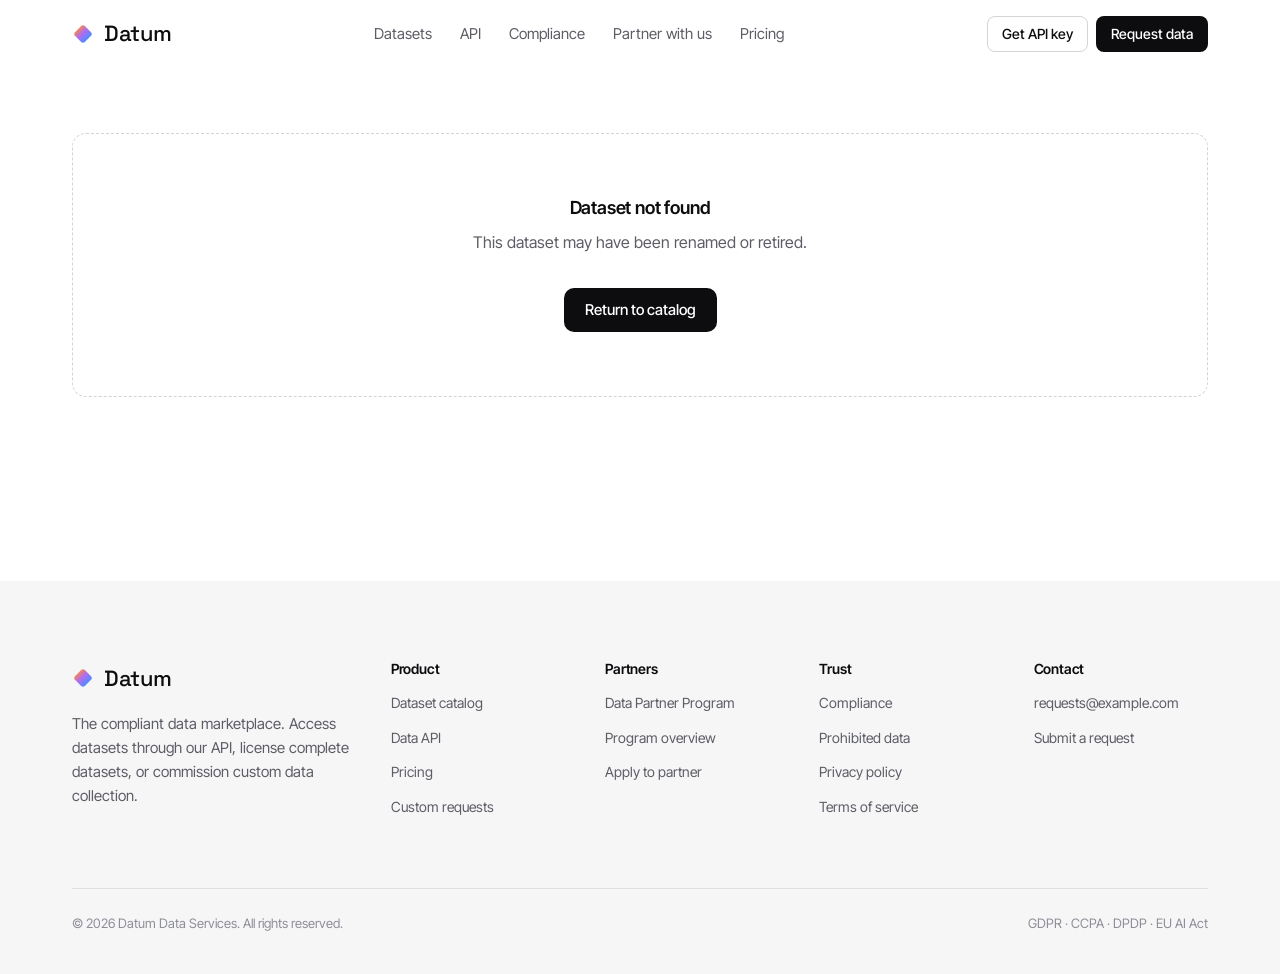
<file: dataset.html>
<!doctype html>
<html lang="en">
<head>
  <meta charset="utf-8">
  <meta name="viewport" content="width=device-width, initial-scale=1">
  <title>Dataset — Datum</title>
  <meta name="description" content="Dataset details: schema, sample fields, source, licence and compliance summary.">
  <meta name="theme-color" content="#ffffff">
  <link rel="icon" href="assets/favicon.svg" type="image/svg+xml">
  <link rel="preconnect" href="https://fonts.googleapis.com">
  <link rel="preconnect" href="https://fonts.gstatic.com" crossorigin>
  <link href="https://fonts.googleapis.com/css2?family=Space+Grotesk:wght@400;500;600&family=Inter+Tight:wght@400;500;600&family=JetBrains+Mono:wght@400;500&display=swap" rel="stylesheet">
  <link rel="stylesheet" href="assets/css/styles.css">
</head>
<body>
  <header id="site-header"></header>

  <main class="section-sm">
    <div class="container" id="app"></div>
  </main>

  <footer id="site-footer"></footer>

  <script src="assets/js/config.js"></script>
  <script src="assets/js/layout.js"></script>
  <script src="assets/js/datasets.js"></script>
  <script>
    (function () {
      const U = window.DATUM_UTIL, I = window.DATUM_ICONS, e = U.escape;
      const id = new URLSearchParams(location.search).get("id");
      const ds = window.DATUM_DATASETS.find((d) => d.id === id);
      const app = document.getElementById("app");

      if (!ds) {
        app.innerHTML = `<div class="empty"><h3>Dataset not found</h3><p class="muted">This dataset may have been renamed or retired.</p><a class="btn btn-primary mt-2" href="datasets.html">Return to catalog</a></div>`;
        return;
      }

      document.title = `${ds.title} — Datum`;
      const personal = {
        none: "No personal data",
        aggregated: "Aggregated, no individual-level data",
        pseudonymised: "Pseudonymised, direct identifiers removed",
        consented: "Personal data, collected with consent",
      }[ds.personalData];
      const requestHref = `request.html?dataset=${encodeURIComponent(ds.id)}`;

      app.innerHTML = `
        <nav class="breadcrumb"><a href="datasets.html">Datasets</a> / <a href="datasets.html?category=${encodeURIComponent(ds.category)}">${e(ds.category)}</a></nav>
        <div class="detail">
          <div>
            <div class="tags mb-4">
              <span class="tag">${e(ds.category)}</span>
              <span class="tag tag-ok">${I.shield.replace("<svg", '<svg width="12" height="12"')} Compliance reviewed</span>
              ${ds.frameworks.map((f) => `<span class="tag tag-accent">${e(f)}</span>`).join("")}
            </div>
            <h1 style="font-size:clamp(2rem,4vw,2.75rem)">${e(ds.title)}</h1>
            <p class="lead">${e(ds.description)}</p>

            <h2 class="mt-6" style="font-size:1.25rem">Overview</h2>
            <dl class="kv mt-2">
              <dt>Records</dt><dd>${e(ds.records)}</dd>
              <dt>Coverage</dt><dd>${e(ds.coverage)}</dd>
              <dt>Refresh</dt><dd>${e(ds.refresh)}</dd>
              <dt>Formats</dt><dd>${ds.formats.map(e).join(", ")}</dd>
              <dt>Source</dt><dd>${e(ds.source)}</dd>
              <dt>Licence</dt><dd>${e(ds.license)}</dd>
              <dt>Personal data</dt><dd>${e(personal)}</dd>
            </dl>

            <h2 class="mt-6" style="font-size:1.25rem">Schema preview</h2>
            <p class="muted">A selection of fields with sample values. A complete data dictionary is provided with every delivery.</p>
            <div class="table-wrap">
              <table>
                <thead><tr><th>Field</th><th>Type</th><th>Example</th></tr></thead>
                <tbody>${ds.fields.map((f) => `<tr><td><code>${e(f[0])}</code></td><td class="muted">${e(f[1])}</td><td>${e(f[2])}</td></tr>`).join("")}</tbody>
              </table>
            </div>
          </div>

          <aside class="card">
            ${ds.apiPrice != null ? `
              <span class="subtle mono">API ACCESS · INDICATIVE RATE</span>
              <p class="price" style="font-size:2.25rem;letter-spacing:-0.04em;margin:6px 0 2px">${U.approx(ds.apiPrice)}<small> / 200 records</small></p>
              <p class="subtle">Final rate confirmed in your order form · billed on records delivered · first ${window.DATUM_CONFIG.api.freeRecords.toLocaleString("en-US")} records each month included · up to 30% off at volume</p>
              <a class="btn btn-primary btn-block" href="${requestHref}&type=api">Get API access <i data-icon="arrow"></i></a>
              <a class="subtle" style="display:block;text-align:center;margin-top:10px" href="pricing.html?dataset=${encodeURIComponent(ds.id)}#calculator">Estimate your monthly cost →</a>
              <div style="height:1px;background:var(--border);margin:22px 0"></div>` : ""}
            <span class="subtle mono">FULL DATASET</span>
            <p class="price" style="font-size:1.5rem;letter-spacing:-0.03em;margin:6px 0 2px">${U.formatPrice(ds)}${ds.price != null ? `<small> / ${e(ds.priceUnit)}</small>` : ""}</p>
            <p class="subtle">${ds.price != null ? "Complete dataset with licence agreement" : "Priced by volume and licence scope"}</p>
            <div style="display:grid;gap:10px;margin:16px 0 24px">
              ${ds.buyUrl ? `<a class="btn btn-primary btn-block" href="${e(ds.buyUrl)}" target="_blank" rel="noopener">Buy now</a>` : ""}
              <a class="btn ${ds.buyUrl || ds.apiPrice != null ? "btn-ghost" : "btn-primary"} btn-block" href="${requestHref}">${ds.price != null ? "Buy full dataset" : "Request a quote"}</a>
              <a class="btn btn-ghost btn-block" href="${requestHref}&sample=1">Request a sample</a>
            </div>
            <ul class="side-list">
              <li>${I.check} Source and licence verified</li>
              <li>${I.check} Data dictionary and lineage documentation</li>
              <li>${I.check} Encrypted delivery</li>
              <li>${I.check} DPA available on request</li>
            </ul>
          </aside>
        </div>

        <h2 class="mt-6" style="font-size:1.25rem">Related datasets</h2>
        <div class="grid grid-3 mt-2">
          ${window.DATUM_DATASETS.filter((d) => d.id !== ds.id).sort((a, b) => (b.category === ds.category) - (a.category === ds.category)).slice(0, 3).map((d) => U.datasetCard(d)).join("")}
        </div>`;
      app.querySelectorAll("[data-icon]").forEach((el) => (el.outerHTML = I[el.dataset.icon] || ""));
    })();
  </script>
</body>
</html>
</file>
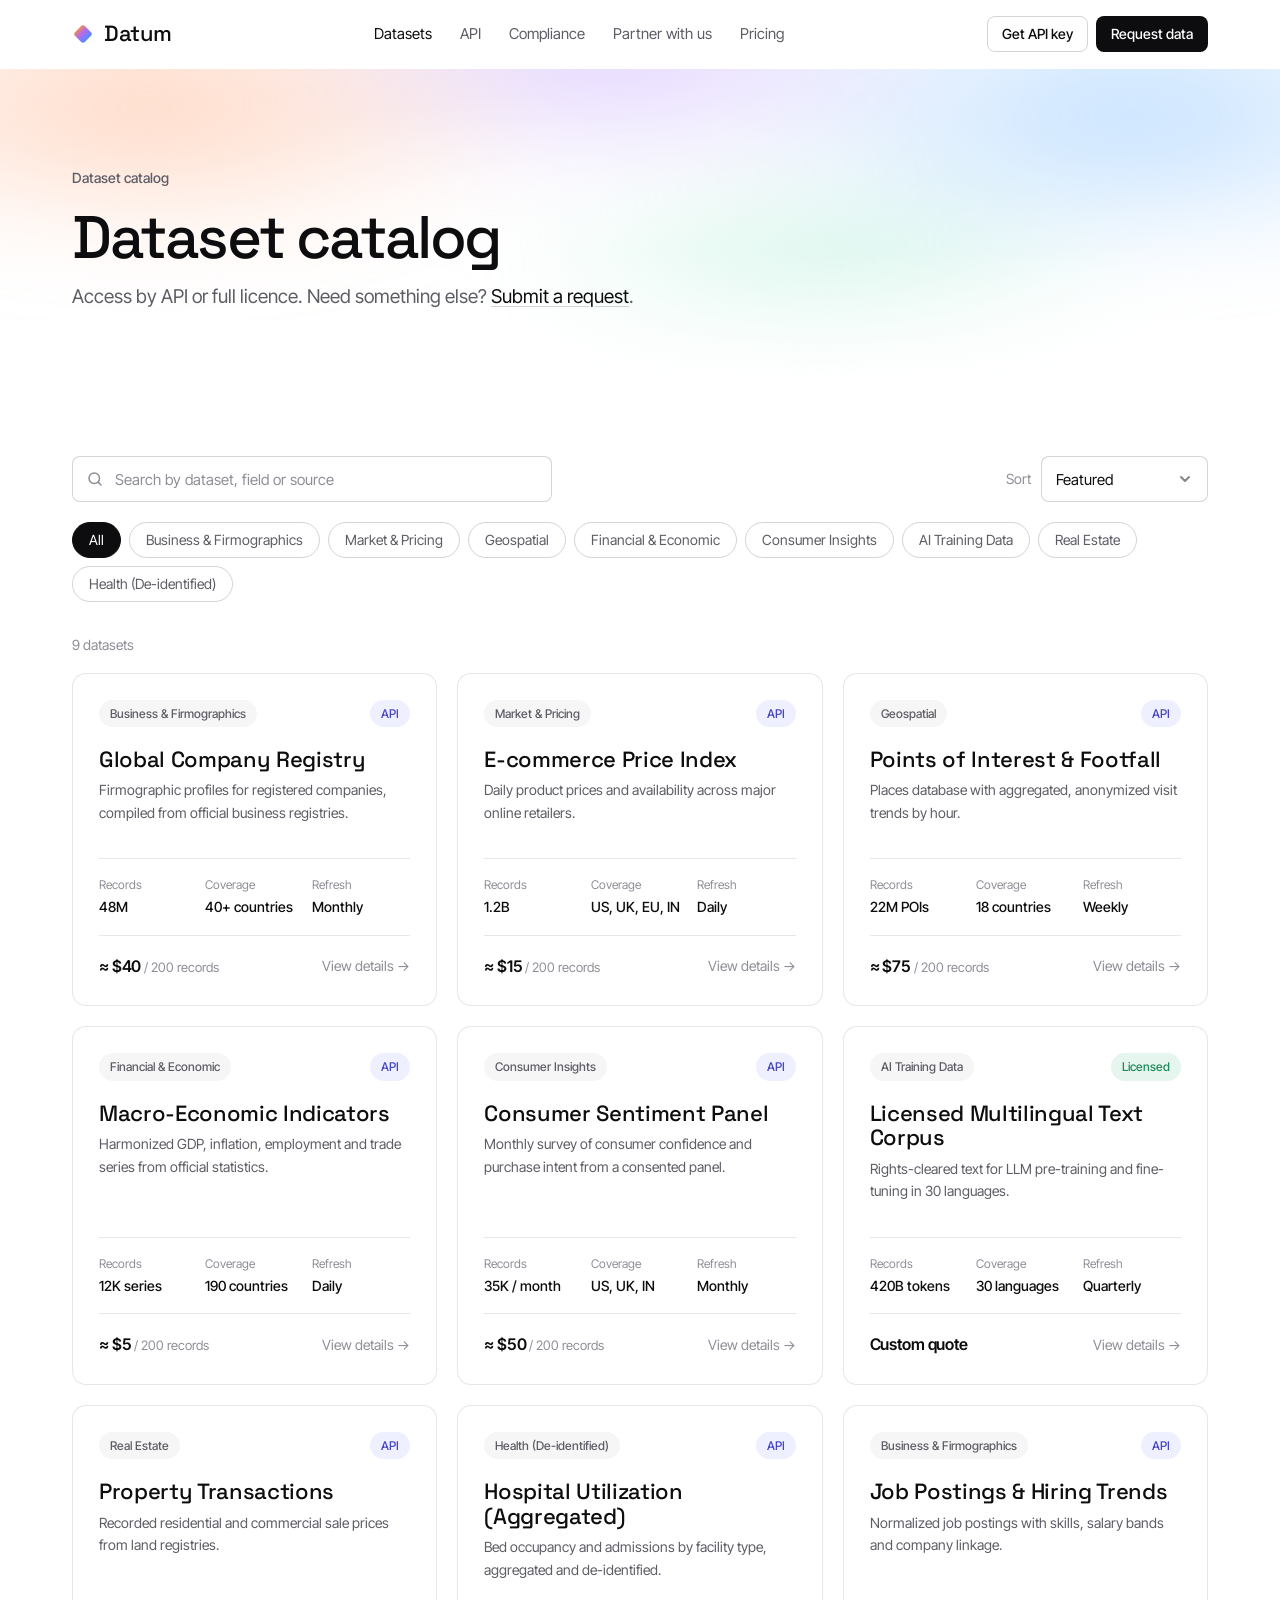
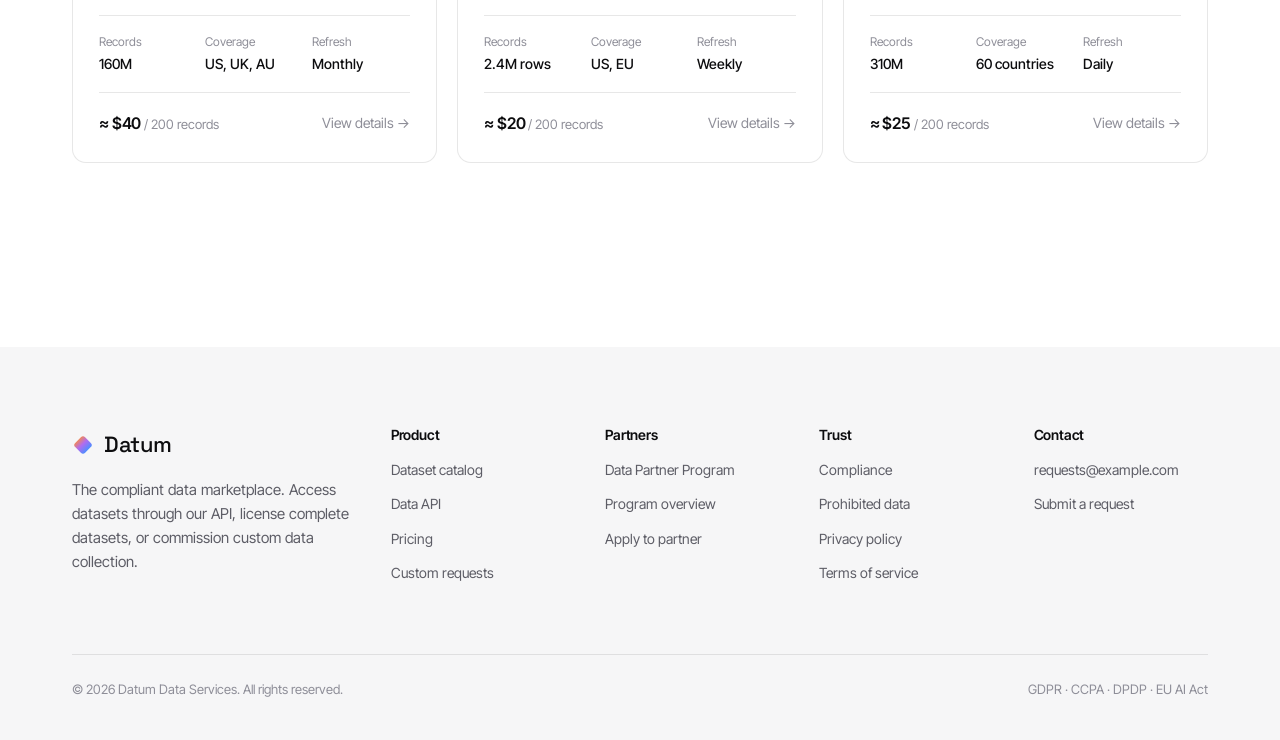
<file: datasets.html>
<!doctype html>
<html lang="en">
<head>
  <meta charset="utf-8">
  <meta name="viewport" content="width=device-width, initial-scale=1">
  <title>Datasets — Datum</title>
  <meta name="description" content="Browse compliance-reviewed datasets: firmographics, pricing, geospatial, economic, consumer insights, AI training data and more.">
  <meta name="theme-color" content="#ffffff">
  <link rel="icon" href="assets/favicon.svg" type="image/svg+xml">
  <link rel="preconnect" href="https://fonts.googleapis.com">
  <link rel="preconnect" href="https://fonts.gstatic.com" crossorigin>
  <link href="https://fonts.googleapis.com/css2?family=Space+Grotesk:wght@400;500;600&family=Inter+Tight:wght@400;500;600&family=JetBrains+Mono:wght@400;500&display=swap" rel="stylesheet">
  <link rel="stylesheet" href="assets/css/styles.css">
</head>
<body>
  <header id="site-header"></header>

  <main>
    <section class="page-head">
      <div class="bg-aurora"></div>
      <div class="container">
        <span class="eyebrow">Dataset catalog</span>
        <h1>Dataset catalog</h1>
        <p class="lead">Access by API or full licence. Need something else? <a class="inline-link" href="request.html">Submit a request</a>.</p>
      </div>
    </section>

    <section class="section-sm">
      <div class="container">
        <div class="toolbar">
          <label class="search">
            <span class="sr-only">Search datasets</span>
            <i data-icon="search"></i>
            <input type="search" id="q" placeholder="Search by dataset, field or source" autocomplete="off">
          </label>
          <label style="display:flex;align-items:center;gap:10px">
            <span class="subtle">Sort</span>
            <select id="sort" style="width:auto">
              <option value="featured">Featured</option>
              <option value="price-asc">Price: low to high</option>
              <option value="price-desc">Price: high to low</option>
              <option value="name">Name A–Z</option>
            </select>
          </label>
        </div>
        <div class="chips" id="chips" role="group" aria-label="Filter by category"></div>
        <p class="subtle" id="count" aria-live="polite"></p>
        <div class="grid grid-3" id="results"></div>
        <div class="empty" id="empty" hidden>
          <h3>No datasets match your search</h3>
          <p class="muted">We may still be able to source this data for you.</p>
          <a class="btn btn-primary mt-2" id="empty-cta" href="request.html">Submit a request</a>
        </div>
      </div>
    </section>
  </main>

  <footer id="site-footer"></footer>

  <script src="assets/js/config.js"></script>
  <script src="assets/js/layout.js"></script>
  <script src="assets/js/datasets.js"></script>
  <script>
    (function () {
      const U = window.DATUM_UTIL;
      const all = window.DATUM_DATASETS;
      const params = new URLSearchParams(location.search);
      const state = { q: params.get("q") || "", category: params.get("category") || "All", sort: "featured" };

      const q = document.getElementById("q");
      const sort = document.getElementById("sort");
      const chips = document.getElementById("chips");
      q.value = state.q;

      const cats = ["All", ...window.DATUM_CATEGORIES.map((c) => c.name)];
      chips.innerHTML = cats.map((c) => `<button type="button" class="chip" data-cat="${U.escape(c)}">${U.escape(c)}</button>`).join("");

      function render() {
        const term = state.q.trim().toLowerCase();
        let list = all.filter((d) => {
          if (state.category !== "All" && d.category !== state.category) return false;
          if (!term) return true;
          const hay = [d.title, d.summary, d.description, d.category, d.source, d.coverage, ...d.formats, ...d.fields.map((f) => f[0])].join(" ").toLowerCase();
          return term.split(/\s+/).every((t) => hay.includes(t));
        });
        const price = (d) => U.startingPrice(d);
        if (state.sort === "price-asc") list.sort((a, b) => price(a) - price(b));
        if (state.sort === "price-desc") list.sort((a, b) => (price(b) === Infinity ? -1 : price(b)) - (price(a) === Infinity ? -1 : price(a)));
        if (state.sort === "name") list.sort((a, b) => a.title.localeCompare(b.title));

        chips.querySelectorAll(".chip").forEach((b) => b.setAttribute("aria-pressed", String(b.dataset.cat === state.category)));
        document.getElementById("results").innerHTML = list.map((d) => U.datasetCard(d)).join("");
        document.getElementById("count").textContent = `${list.length} dataset${list.length === 1 ? "" : "s"}`;
        document.getElementById("empty").hidden = list.length > 0;
        const ctaParams = new URLSearchParams();
        if (state.q) ctaParams.set("topic", state.q);
        if (state.category !== "All") ctaParams.set("category", state.category);
        document.getElementById("empty-cta").href = "request.html" + (ctaParams.toString() ? "?" + ctaParams : "");

        const url = new URLSearchParams();
        if (state.q) url.set("q", state.q);
        if (state.category !== "All") url.set("category", state.category);
        history.replaceState(null, "", location.pathname + (url.toString() ? "?" + url : ""));
      }

      q.addEventListener("input", () => { state.q = q.value; render(); });
      sort.addEventListener("change", () => { state.sort = sort.value; render(); });
      chips.addEventListener("click", (e) => {
        const b = e.target.closest(".chip");
        if (b) { state.category = b.dataset.cat; render(); }
      });
      render();
    })();
  </script>
</body>
</html>
</file>
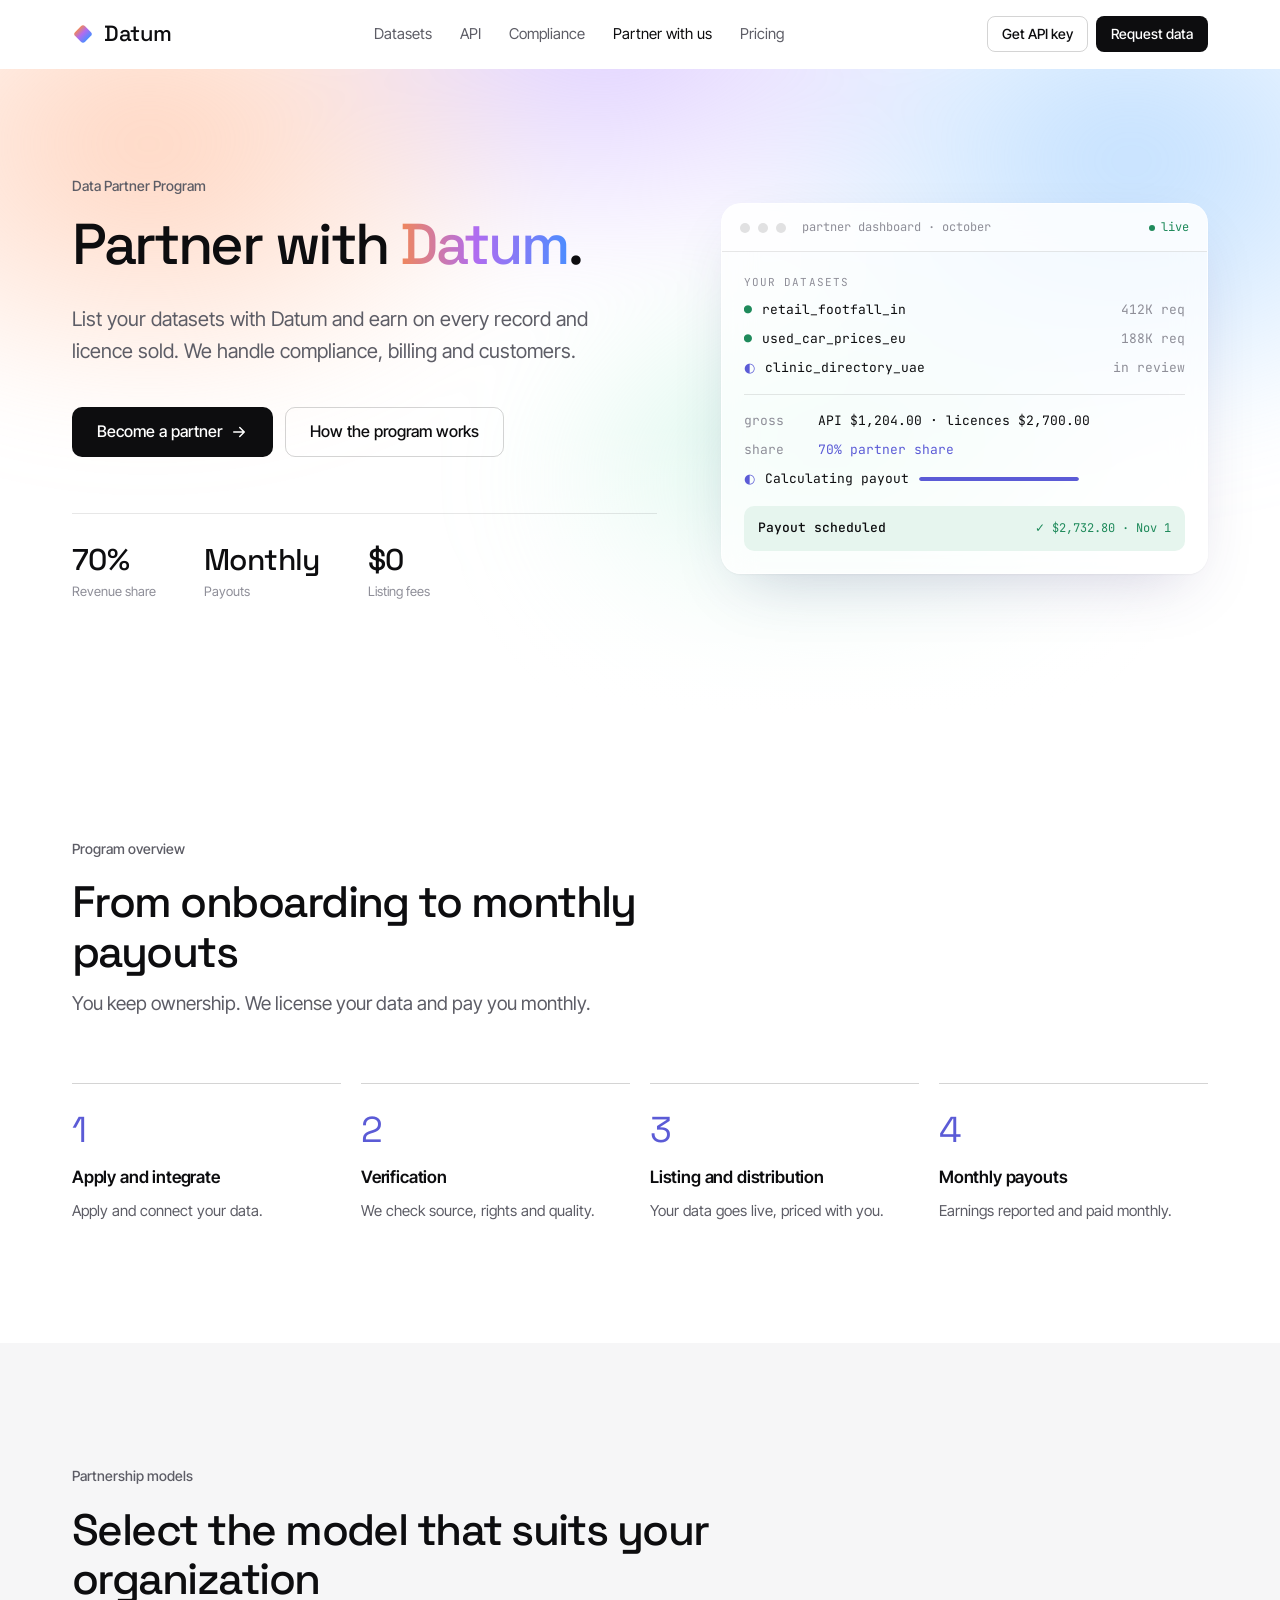
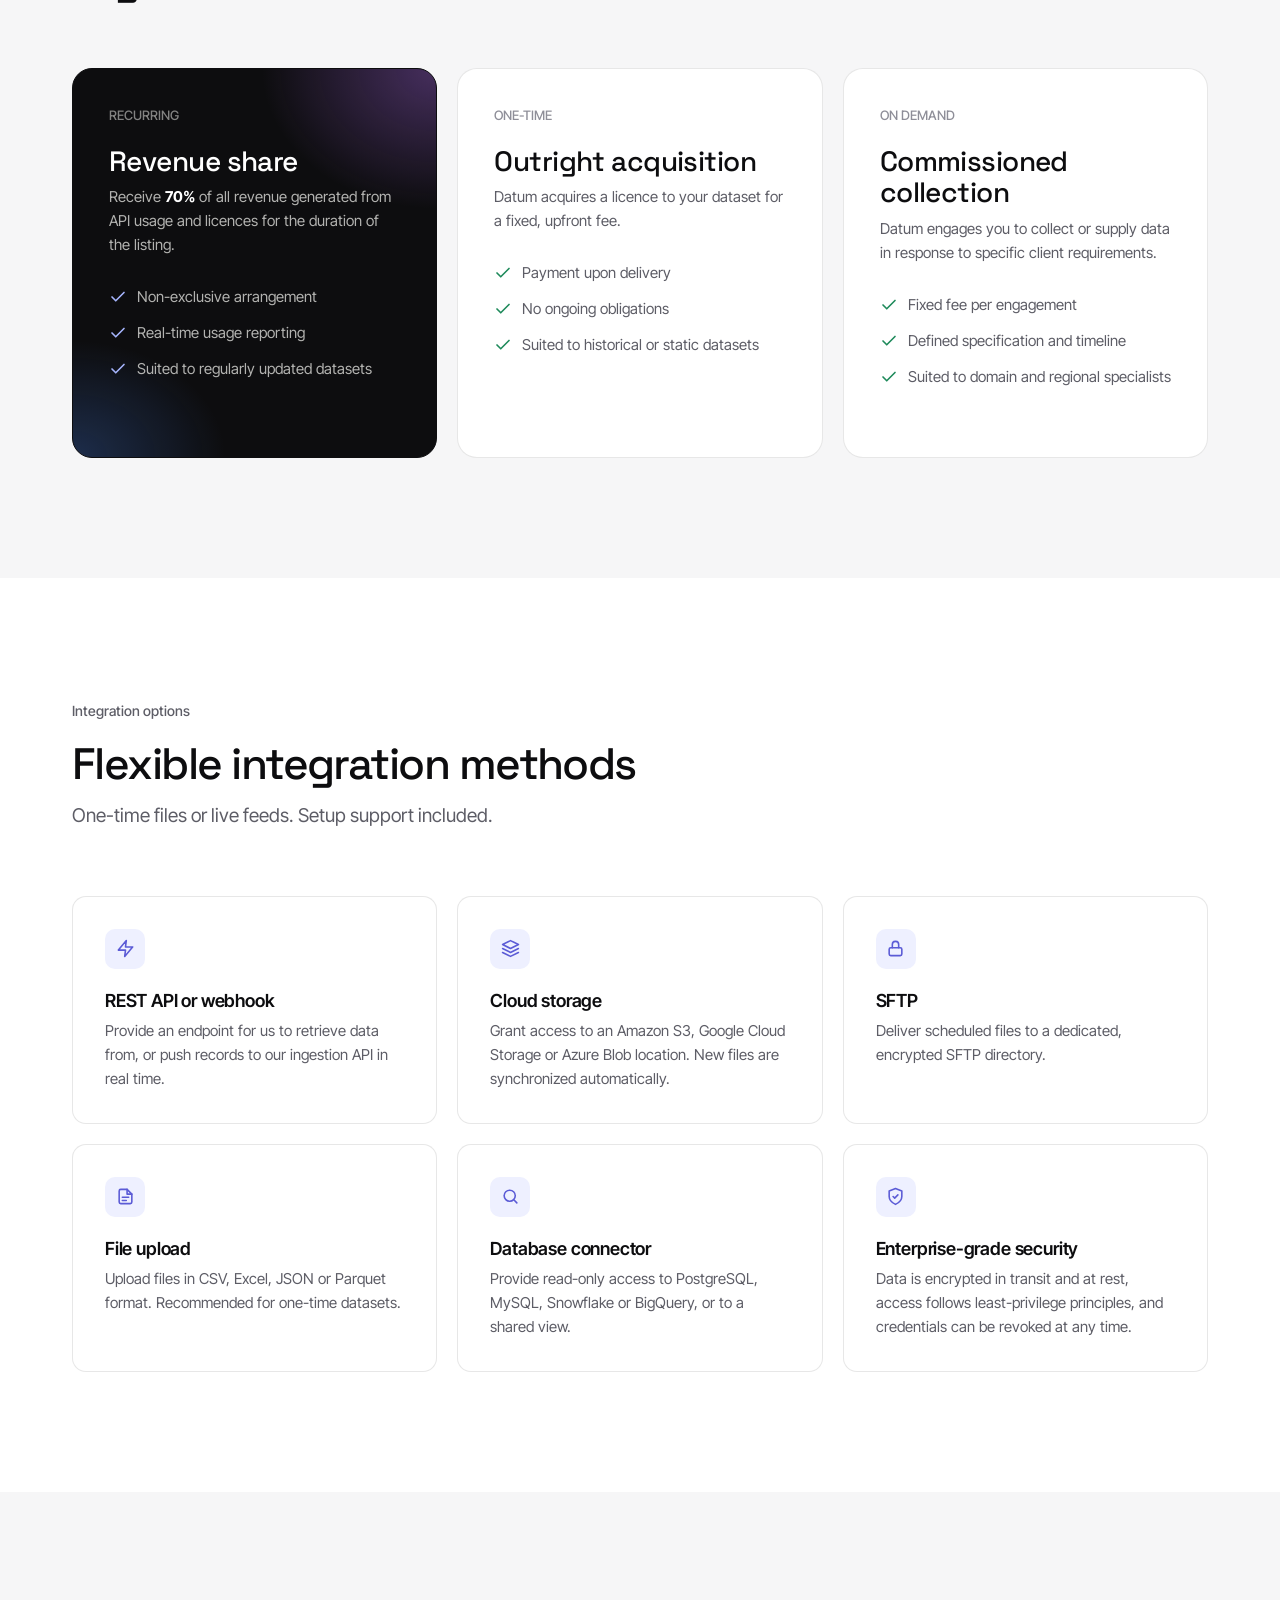
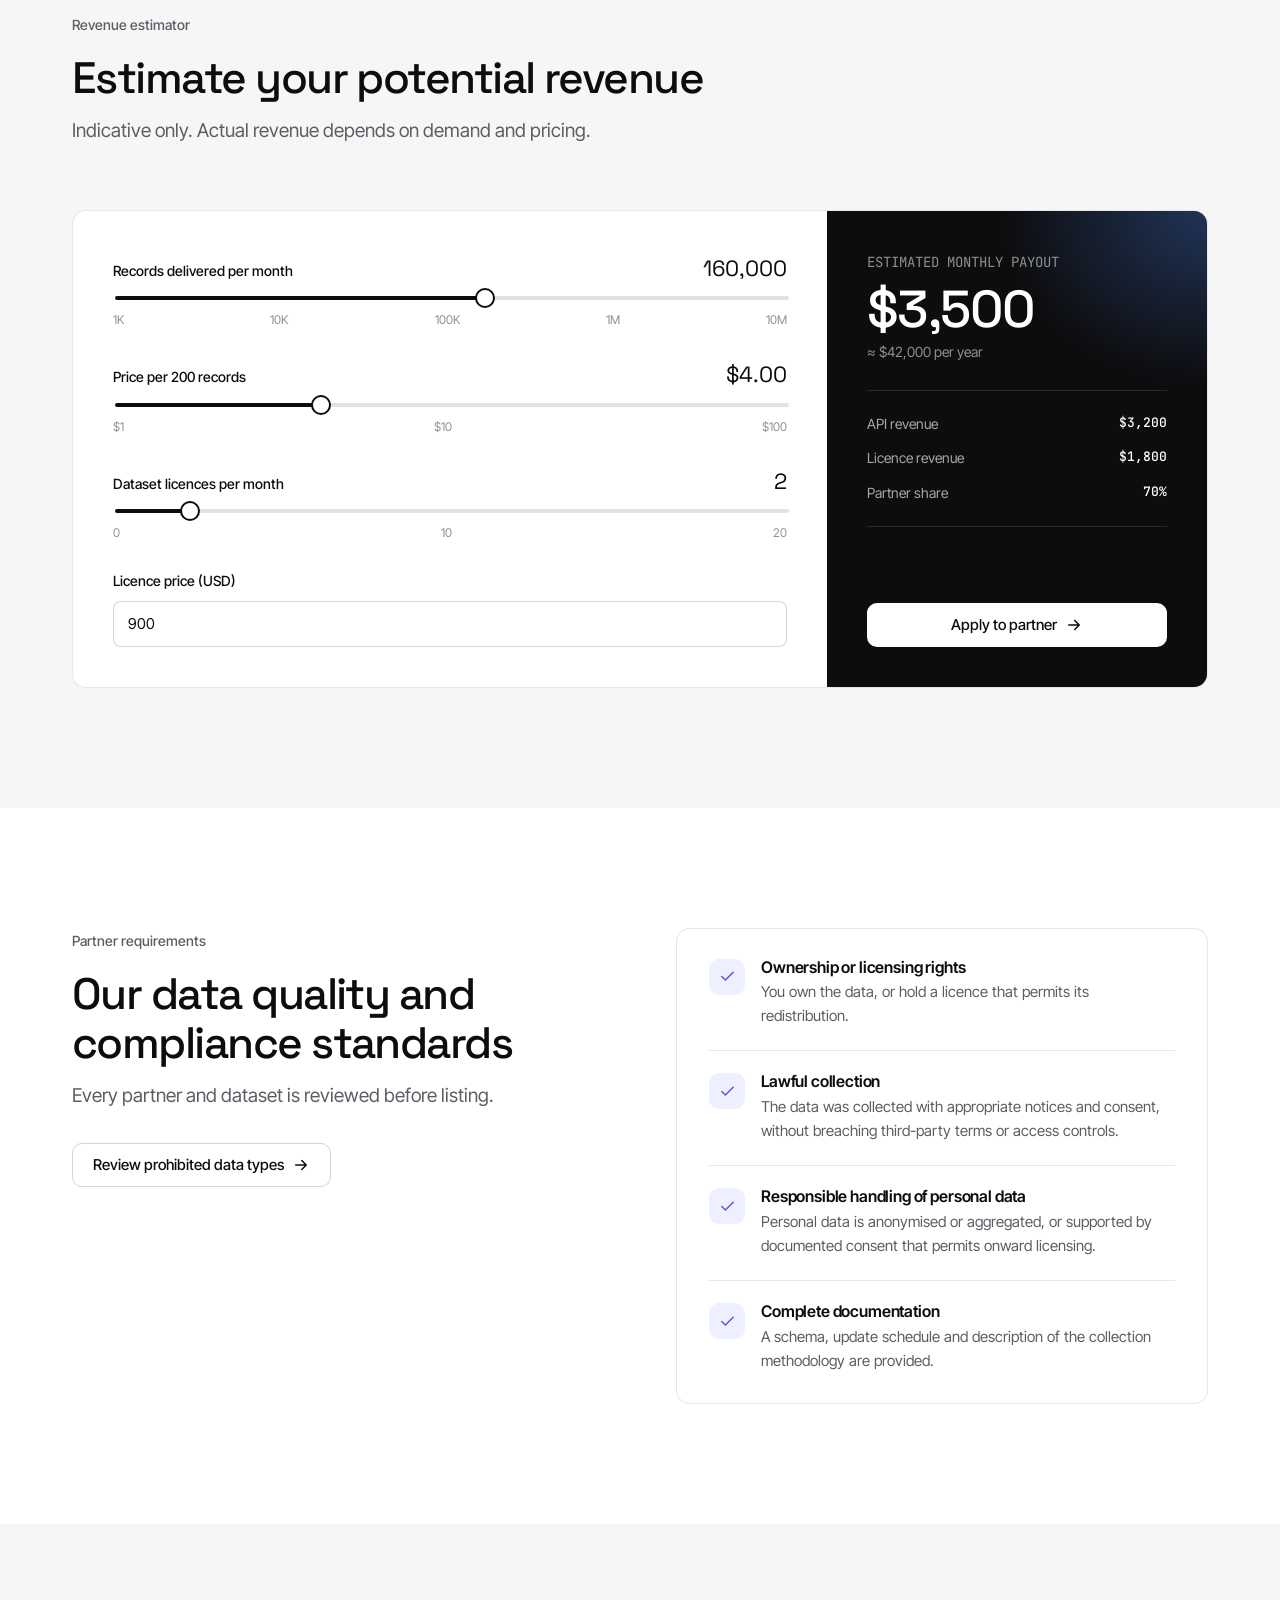
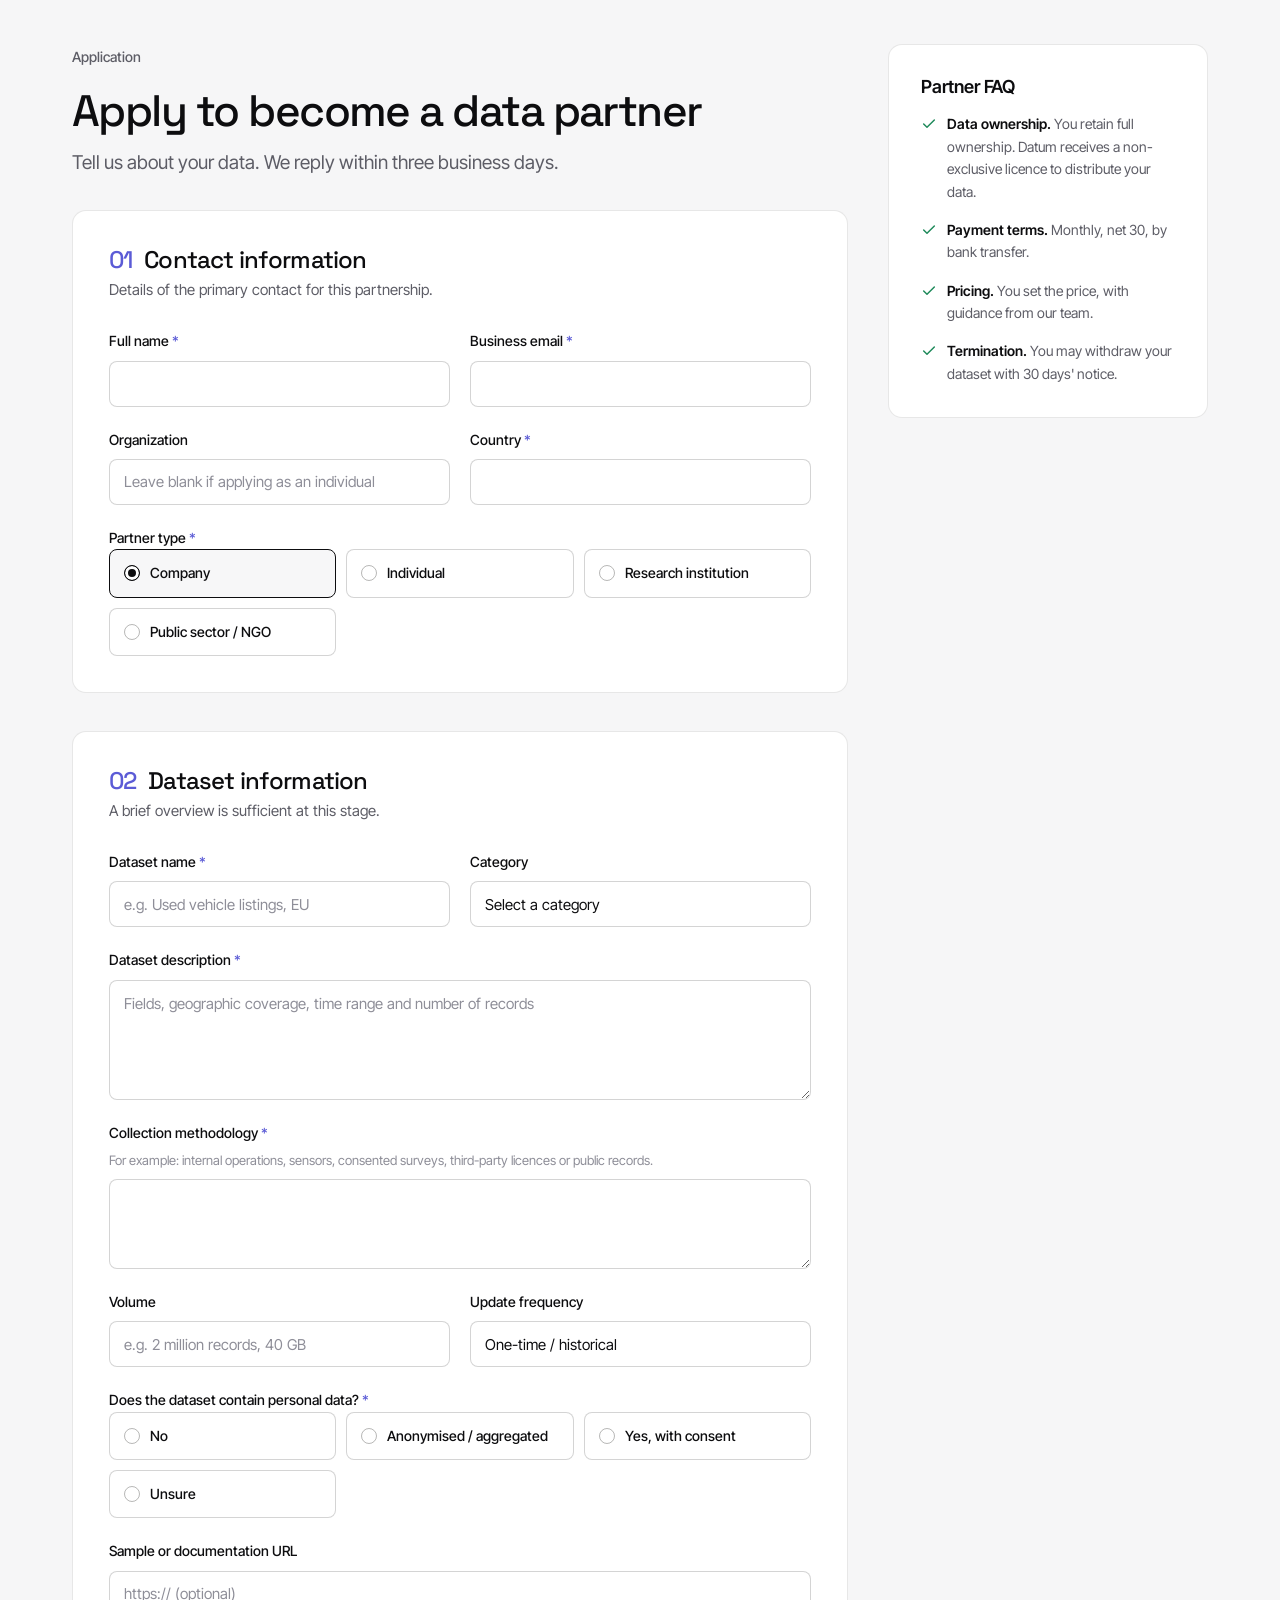
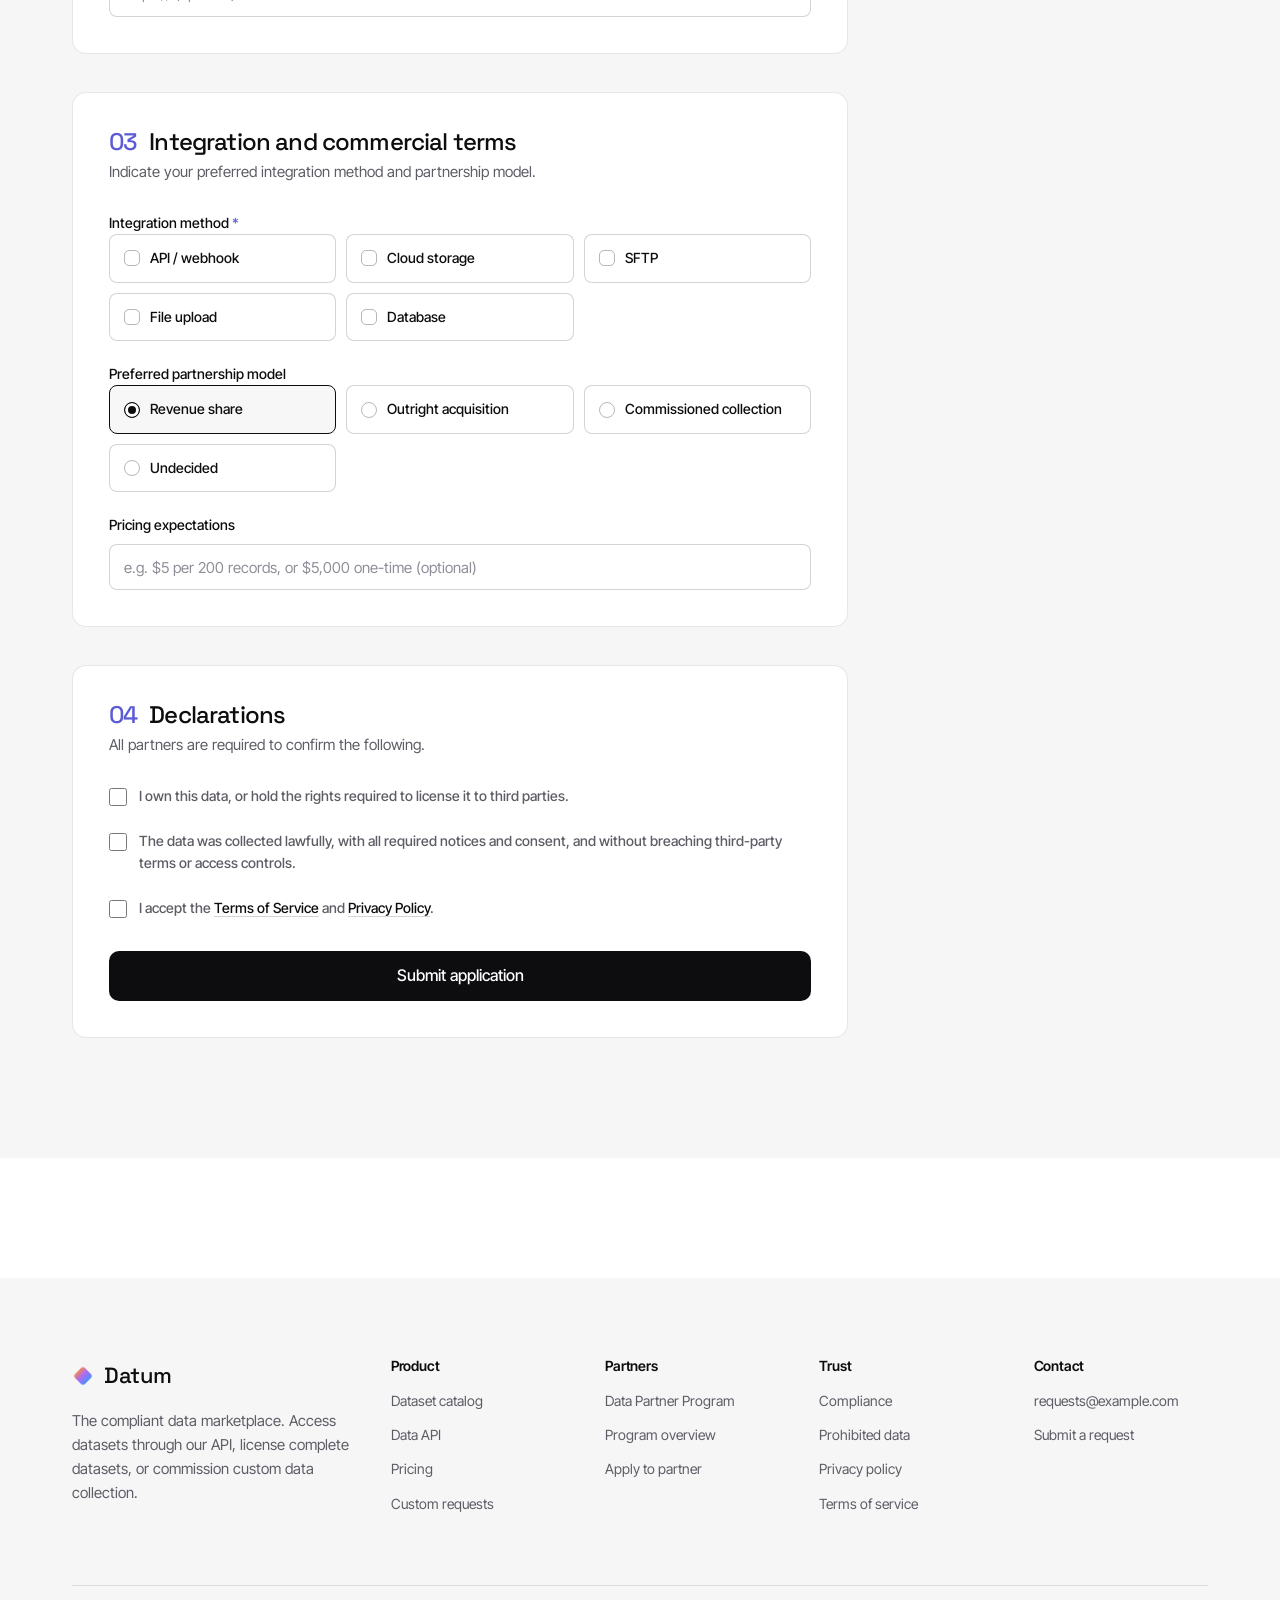
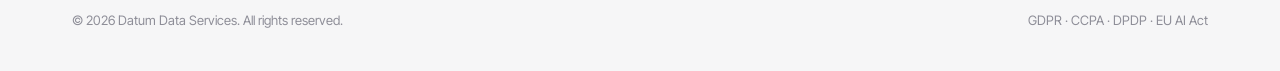
<file: partners.html>
<!doctype html>
<html lang="en">
<head>
  <meta charset="utf-8">
  <meta name="viewport" content="width=device-width, initial-scale=1">
  <title>Data Partner Program — Datum</title>
  <meta name="description" content="Join the Datum Data Partner Program. Distribute your datasets to verified buyers and earn a share of all API and licence revenue. We manage compliance, billing and customer support.">
  <meta name="theme-color" content="#ffffff">
  <link rel="icon" href="assets/favicon.svg" type="image/svg+xml">
  <link rel="preconnect" href="https://fonts.googleapis.com">
  <link rel="preconnect" href="https://fonts.gstatic.com" crossorigin>
  <link href="https://fonts.googleapis.com/css2?family=Space+Grotesk:wght@400;500;600&family=Inter+Tight:wght@400;500;600&family=JetBrains+Mono:wght@400;500&display=swap" rel="stylesheet">
  <link rel="stylesheet" href="assets/css/styles.css">
</head>
<body>
  <header id="site-header"></header>

  <main>
    <!-- Hero -->
    <section class="hero">
      <div class="bg-aurora"></div>
      <div class="container hero-grid">
        <div>
          <span class="eyebrow">Data Partner Program</span>
          <h1>Partner with <span class="gradient-text">Datum</span>.</h1>
          <p class="lead">List your datasets with Datum and earn on every record and licence sold. We handle compliance, billing and customers.</p>
          <div class="btn-row">
            <a class="btn btn-primary btn-lg" href="#apply">Become a partner <i data-icon="arrow"></i></a>
            <a class="btn btn-ghost btn-lg" href="#how">How the program works</a>
          </div>
          <div class="hero-stats">
            <div><b data-share>70%</b><span>Revenue share</span></div>
            <div><b>Monthly</b><span>Payouts</span></div>
            <div><b>$0</b><span>Listing fees</span></div>
          </div>
        </div>

        <div class="console" aria-hidden="true">
          <div class="console-bar"><i></i><i></i><i></i><span>partner dashboard · october</span><em class="live">live</em></div>
          <div class="console-body">
            <div class="ln label" style="animation-delay:.2s">your datasets</div>
            <div class="ln" style="animation-delay:.4s"><span class="ok">●</span><span class="v">retail_footfall_in</span><span class="k" style="margin-left:auto;min-width:0">412K req</span></div>
            <div class="ln" style="animation-delay:.6s"><span class="ok">●</span><span class="v">used_car_prices_eu</span><span class="k" style="margin-left:auto;min-width:0">188K req</span></div>
            <div class="ln" style="animation-delay:.8s"><span class="run">◐</span><span class="v">clinic_directory_uae</span><span class="k" style="margin-left:auto;min-width:0">in review</span></div>
            <div class="sep" style="animation-delay:1s"></div>
            <div class="ln" style="animation-delay:1.2s"><span class="k">gross</span><span class="v">API $1,204.00 · licences $2,700.00</span></div>
            <div class="ln" style="animation-delay:1.4s"><span class="k">share</span><span class="v acc" data-share-text>70%</span></div>
            <div class="ln" style="animation-delay:1.6s"><span class="run">◐</span><span class="v">Calculating payout</span><span class="progress"></span></div>
            <div class="delivered"><b>Payout scheduled</b><span>✓ $2,732.80 · Nov 1</span></div>
          </div>
        </div>
      </div>
    </section>

    <!-- How it works -->
    <section class="section" id="how">
      <div class="container">
        <div class="section-head">
          <span class="eyebrow">Program overview</span>
          <h2>From onboarding to monthly payouts</h2>
          <p class="lead">You keep ownership. We license your data and pay you monthly.</p>
        </div>
        <div class="grid grid-4 steps">
          <div class="step"><h3>Apply and integrate</h3><p>Apply and connect your data.</p></div>
          <div class="step"><h3>Verification</h3><p>We check source, rights and quality.</p></div>
          <div class="step"><h3>Listing and distribution</h3><p>Your data goes live, priced with you.</p></div>
          <div class="step"><h3>Monthly payouts</h3><p>Earnings reported and paid monthly.</p></div>
        </div>
      </div>
    </section>

    <!-- Partnership models -->
    <section class="section section-soft">
      <div class="container">
        <div class="section-head">
          <span class="eyebrow">Partnership models</span>
          <h2>Select the model that suits your organization</h2>
        </div>
        <div class="grid grid-3">
          <div class="card path path-dark">
            <span class="mono-tag">RECURRING</span>
            <h3>Revenue share</h3>
            <p class="muted">Receive <b data-share>70%</b> of all revenue generated from API usage and licences for the duration of the listing.</p>
            <ul>
              <li><i data-icon="check"></i> Non-exclusive arrangement</li>
              <li><i data-icon="check"></i> Real-time usage reporting</li>
              <li><i data-icon="check"></i> Suited to regularly updated datasets</li>
            </ul>
          </div>
          <div class="card path">
            <span class="mono-tag">ONE-TIME</span>
            <h3>Outright acquisition</h3>
            <p class="muted">Datum acquires a licence to your dataset for a fixed, upfront fee.</p>
            <ul>
              <li><i data-icon="check"></i> Payment upon delivery</li>
              <li><i data-icon="check"></i> No ongoing obligations</li>
              <li><i data-icon="check"></i> Suited to historical or static datasets</li>
            </ul>
          </div>
          <div class="card path">
            <span class="mono-tag">ON DEMAND</span>
            <h3>Commissioned collection</h3>
            <p class="muted">Datum engages you to collect or supply data in response to specific client requirements.</p>
            <ul>
              <li><i data-icon="check"></i> Fixed fee per engagement</li>
              <li><i data-icon="check"></i> Defined specification and timeline</li>
              <li><i data-icon="check"></i> Suited to domain and regional specialists</li>
            </ul>
          </div>
        </div>
      </div>
    </section>

    <!-- Integration -->
    <section class="section">
      <div class="container">
        <div class="section-head">
          <span class="eyebrow">Integration options</span>
          <h2>Flexible integration methods</h2>
          <p class="lead">One-time files or live feeds. Setup support included.</p>
        </div>
        <div class="grid grid-3">
          <div class="card"><span class="icon"><i data-icon="zap"></i></span><h3>REST API or webhook</h3><p>Provide an endpoint for us to retrieve data from, or push records to our ingestion API in real time.</p></div>
          <div class="card"><span class="icon"><i data-icon="layers"></i></span><h3>Cloud storage</h3><p>Grant access to an Amazon S3, Google Cloud Storage or Azure Blob location. New files are synchronized automatically.</p></div>
          <div class="card"><span class="icon"><i data-icon="lock"></i></span><h3>SFTP</h3><p>Deliver scheduled files to a dedicated, encrypted SFTP directory.</p></div>
          <div class="card"><span class="icon"><i data-icon="doc"></i></span><h3>File upload</h3><p>Upload files in CSV, Excel, JSON or Parquet format. Recommended for one-time datasets.</p></div>
          <div class="card"><span class="icon"><i data-icon="search"></i></span><h3>Database connector</h3><p>Provide read-only access to PostgreSQL, MySQL, Snowflake or BigQuery, or to a shared view.</p></div>
          <div class="card"><span class="icon"><i data-icon="shield"></i></span><h3>Enterprise-grade security</h3><p>Data is encrypted in transit and at rest, access follows least-privilege principles, and credentials can be revoked at any time.</p></div>
        </div>
      </div>
    </section>

    <!-- Estimator -->
    <section class="section section-soft">
      <div class="container">
        <div class="section-head">
          <span class="eyebrow">Revenue estimator</span>
          <h2>Estimate your potential revenue</h2>
          <p class="lead">Indicative only. Actual revenue depends on demand and pricing.</p>
        </div>
        <div class="card calc">
          <div class="calc-in">
            <div class="field">
              <div class="range-head"><label for="est-req">Records delivered per month</label><output id="est-req-out"></output></div>
              <input type="range" id="est-req" min="0" max="100" value="55">
              <div class="ticks"><span>1K</span><span>10K</span><span>100K</span><span>1M</span><span>10M</span></div>
            </div>
            <div class="field">
              <div class="range-head"><label for="est-rate">Price per 200 records</label><output id="est-rate-out"></output></div>
              <input type="range" id="est-rate" min="0" max="100" value="30">
              <div class="ticks"><span>$1</span><span>$10</span><span>$100</span></div>
            </div>
            <div class="field">
              <div class="range-head"><label for="est-dl">Dataset licences per month</label><output id="est-dl-out"></output></div>
              <input type="range" id="est-dl" min="0" max="20" value="2">
              <div class="ticks"><span>0</span><span>10</span><span>20</span></div>
            </div>
            <div class="field">
              <label for="est-dlp">Licence price (USD)</label>
              <input type="number" id="est-dlp" min="0" step="50" value="900">
            </div>
          </div>
          <div class="calc-out">
            <span class="subtle mono">ESTIMATED MONTHLY PAYOUT</span>
            <div class="total" id="est-total">$0</div>
            <span class="subtle" id="est-year"></span>
            <div class="calc-rows">
              <div><span>API revenue</span><b id="est-api"></b></div>
              <div><span>Licence revenue</span><b id="est-dls"></b></div>
              <div><span>Partner share</span><b data-share>70%</b></div>
            </div>
            <a class="btn btn-primary btn-block" style="margin-top:auto" href="#apply">Apply to partner <i data-icon="arrow"></i></a>
          </div>
        </div>
      </div>
    </section>

    <!-- Requirements -->
    <section class="section">
      <div class="container split" style="align-items:start">
        <div>
          <span class="eyebrow">Partner requirements</span>
          <h2>Our data quality and compliance standards</h2>
          <p class="lead">Every partner and dataset is reviewed before listing.</p>
          <a class="btn btn-ghost mt-2" href="compliance.html#prohibited">Review prohibited data types <i data-icon="arrow"></i></a>
        </div>
        <div class="card feature-list">
          <div class="feature"><span class="icon"><i data-icon="check"></i></span><div><h3>Ownership or licensing rights</h3><p>You own the data, or hold a licence that permits its redistribution.</p></div></div>
          <div class="feature"><span class="icon"><i data-icon="check"></i></span><div><h3>Lawful collection</h3><p>The data was collected with appropriate notices and consent, without breaching third-party terms or access controls.</p></div></div>
          <div class="feature"><span class="icon"><i data-icon="check"></i></span><div><h3>Responsible handling of personal data</h3><p>Personal data is anonymised or aggregated, or supported by documented consent that permits onward licensing.</p></div></div>
          <div class="feature"><span class="icon"><i data-icon="check"></i></span><div><h3>Complete documentation</h3><p>A schema, update schedule and description of the collection methodology are provided.</p></div></div>
        </div>
      </div>
    </section>

    <!-- Apply -->
    <section class="section section-soft" id="apply">
      <div class="container layout-side">
        <div>
          <div class="section-head" style="margin-bottom:32px">
            <span class="eyebrow">Application</span>
            <h2>Apply to become a data partner</h2>
            <p class="lead">Tell us about your data. We reply within three business days.</p>
          </div>
          <form id="partner-form" class="form" novalidate>
            <input type="text" name="_gotcha" tabindex="-1" autocomplete="off" style="position:absolute;left:-9999px" aria-hidden="true">

            <div class="card form-section">
              <h2><span class="num">01</span> Contact information</h2>
              <p>Details of the primary contact for this partnership.</p>
              <div class="form">
                <div class="field-row">
                  <div class="field"><label for="s-name">Full name <span class="req">*</span></label><input id="s-name" name="name" required autocomplete="name"><span class="error-msg">Please enter your full name.</span></div>
                  <div class="field"><label for="s-email">Business email <span class="req">*</span></label><input id="s-email" name="email" type="email" required autocomplete="email"><span class="error-msg">Please enter a valid email address.</span></div>
                </div>
                <div class="field-row">
                  <div class="field"><label for="s-company">Organization</label><input id="s-company" name="company" autocomplete="organization" placeholder="Leave blank if applying as an individual"></div>
                  <div class="field"><label for="s-country">Country <span class="req">*</span></label><input id="s-country" name="country" required autocomplete="country-name"><span class="error-msg">Please enter your country.</span></div>
                </div>
                <fieldset class="field">
                  <legend>Partner type <span class="req">*</span></legend>
                  <div class="options">
                    <label class="option"><input type="radio" name="provider_type" value="Company" required checked><span>Company</span></label>
                    <label class="option"><input type="radio" name="provider_type" value="Individual"><span>Individual</span></label>
                    <label class="option"><input type="radio" name="provider_type" value="Research institution"><span>Research institution</span></label>
                    <label class="option"><input type="radio" name="provider_type" value="Public sector / NGO"><span>Public sector / NGO</span></label>
                  </div>
                </fieldset>
              </div>
            </div>

            <div class="card form-section">
              <h2><span class="num">02</span> Dataset information</h2>
              <p>A brief overview is sufficient at this stage.</p>
              <div class="form">
                <div class="field-row">
                  <div class="field"><label for="s-title">Dataset name <span class="req">*</span></label><input id="s-title" name="dataset_name" required placeholder="e.g. Used vehicle listings, EU"><span class="error-msg">Please enter the dataset name.</span></div>
                  <div class="field"><label for="s-cat">Category</label><select id="s-cat" name="category"></select></div>
                </div>
                <div class="field">
                  <label for="s-desc">Dataset description <span class="req">*</span></label>
                  <textarea id="s-desc" name="description" required minlength="20" placeholder="Fields, geographic coverage, time range and number of records"></textarea>
                  <span class="error-msg">Please describe the dataset (minimum 20 characters).</span>
                </div>
                <div class="field">
                  <label for="s-source">Collection methodology <span class="req">*</span></label>
                  <p class="hint">For example: internal operations, sensors, consented surveys, third-party licences or public records.</p>
                  <textarea id="s-source" name="source" required minlength="15" style="min-height:90px"></textarea>
                  <span class="error-msg">Please describe how the data was collected.</span>
                </div>
                <div class="field-row">
                  <div class="field"><label for="s-vol">Volume</label><input id="s-vol" name="volume" placeholder="e.g. 2 million records, 40 GB"></div>
                  <div class="field">
                    <label for="s-freq">Update frequency</label>
                    <select id="s-freq" name="frequency"><option>One-time / historical</option><option>Real-time</option><option>Daily</option><option>Weekly</option><option>Monthly</option><option>Quarterly</option></select>
                  </div>
                </div>
                <fieldset class="field">
                  <legend>Does the dataset contain personal data? <span class="req">*</span></legend>
                  <div class="options">
                    <label class="option"><input type="radio" name="personal_data" value="No" required><span>No</span></label>
                    <label class="option"><input type="radio" name="personal_data" value="Anonymised / aggregated"><span>Anonymised / aggregated</span></label>
                    <label class="option"><input type="radio" name="personal_data" value="Yes, with consent"><span>Yes, with consent</span></label>
                    <label class="option"><input type="radio" name="personal_data" value="Unsure"><span>Unsure</span></label>
                  </div>
                  <span class="error-msg">Please select an option.</span>
                </fieldset>
                <div class="field">
                  <label for="s-sample">Sample or documentation URL</label>
                  <input id="s-sample" name="sample_url" type="url" placeholder="https:// (optional)">
                  <span class="error-msg">Please enter a valid URL beginning with https://</span>
                </div>
              </div>
            </div>

            <div class="card form-section">
              <h2><span class="num">03</span> Integration and commercial terms</h2>
              <p>Indicate your preferred integration method and partnership model.</p>
              <div class="form">
                <fieldset class="field" data-min-one>
                  <legend>Integration method <span class="req">*</span></legend>
                  <div class="options">
                    <label class="option"><input type="checkbox" name="delivery" value="API / webhook"><span>API / webhook</span></label>
                    <label class="option"><input type="checkbox" name="delivery" value="Cloud storage"><span>Cloud storage</span></label>
                    <label class="option"><input type="checkbox" name="delivery" value="SFTP"><span>SFTP</span></label>
                    <label class="option"><input type="checkbox" name="delivery" value="File upload"><span>File upload</span></label>
                    <label class="option"><input type="checkbox" name="delivery" value="Database"><span>Database</span></label>
                  </div>
                  <span class="error-msg">Please select at least one integration method.</span>
                </fieldset>
                <fieldset class="field">
                  <legend>Preferred partnership model</legend>
                  <div class="options">
                    <label class="option"><input type="radio" name="earning_model" value="Revenue share" checked><span>Revenue share</span></label>
                    <label class="option"><input type="radio" name="earning_model" value="Outright acquisition"><span>Outright acquisition</span></label>
                    <label class="option"><input type="radio" name="earning_model" value="Commissioned collection"><span>Commissioned collection</span></label>
                    <label class="option"><input type="radio" name="earning_model" value="Undecided"><span>Undecided</span></label>
                  </div>
                </fieldset>
                <div class="field">
                  <label for="s-price">Pricing expectations</label>
                  <input id="s-price" name="price_expectation" placeholder="e.g. $5 per 200 records, or $5,000 one-time (optional)">
                </div>
              </div>
            </div>

            <div class="card form-section">
              <h2><span class="num">04</span> Declarations</h2>
              <p>All partners are required to confirm the following.</p>
              <div class="field" data-all-checked>
                <label class="check"><input type="checkbox" name="attest_rights" required><span>I own this data, or hold the rights required to license it to third parties.</span></label>
                <label class="check"><input type="checkbox" name="attest_lawful" required><span>The data was collected lawfully, with all required notices and consent, and without breaching third-party terms or access controls.</span></label>
                <label class="check"><input type="checkbox" name="attest_terms" required><span>I accept the <a href="terms.html" target="_blank">Terms of Service</a> and <a href="privacy.html" target="_blank">Privacy Policy</a>.</span></label>
                <span class="error-msg" style="margin-top:8px">Please confirm all three declarations to proceed.</span>
              </div>
              <button class="btn btn-primary btn-block btn-lg mt-4" type="submit" id="partner-submit">Submit application</button>
            </div>
          </form>

          <div class="card form-status" id="partner-success" role="status">
            <div class="icon"><i data-icon="check"></i></div>
            <h2>Application submitted</h2>
            <p class="muted">Your reference number is <span class="ref" id="partner-ref"></span></p>
            <p class="muted" id="partner-msg">Thank you. Our partnerships team will review your application and respond within three business days.</p>
            <div class="btn-row" style="justify-content:center"><a class="btn btn-ghost" href="index.html">Return to home</a></div>
          </div>
        </div>

        <aside>
          <div class="card">
            <h3>Partner FAQ</h3>
            <ul class="side-list mt-2">
              <li><i data-icon="check"></i><span><b>Data ownership.</b> You retain full ownership. Datum receives a non-exclusive licence to distribute your data.</span></li>
              <li><i data-icon="check"></i><span><b>Payment terms.</b> <span data-terms>Monthly, net 30</span>, by bank transfer.</span></li>
              <li><i data-icon="check"></i><span><b>Pricing.</b> You set the price, with guidance from our team.</span></li>
              <li><i data-icon="check"></i><span><b>Termination.</b> You may withdraw your dataset with 30 days' notice.</span></li>
            </ul>
          </div>
        </aside>
      </div>
    </section>
  </main>

  <footer id="site-footer"></footer>

  <script src="assets/js/config.js"></script>
  <script src="assets/js/layout.js"></script>
  <script src="assets/js/datasets.js"></script>
  <script src="assets/js/partners.js"></script>
</body>
</html>
</file>
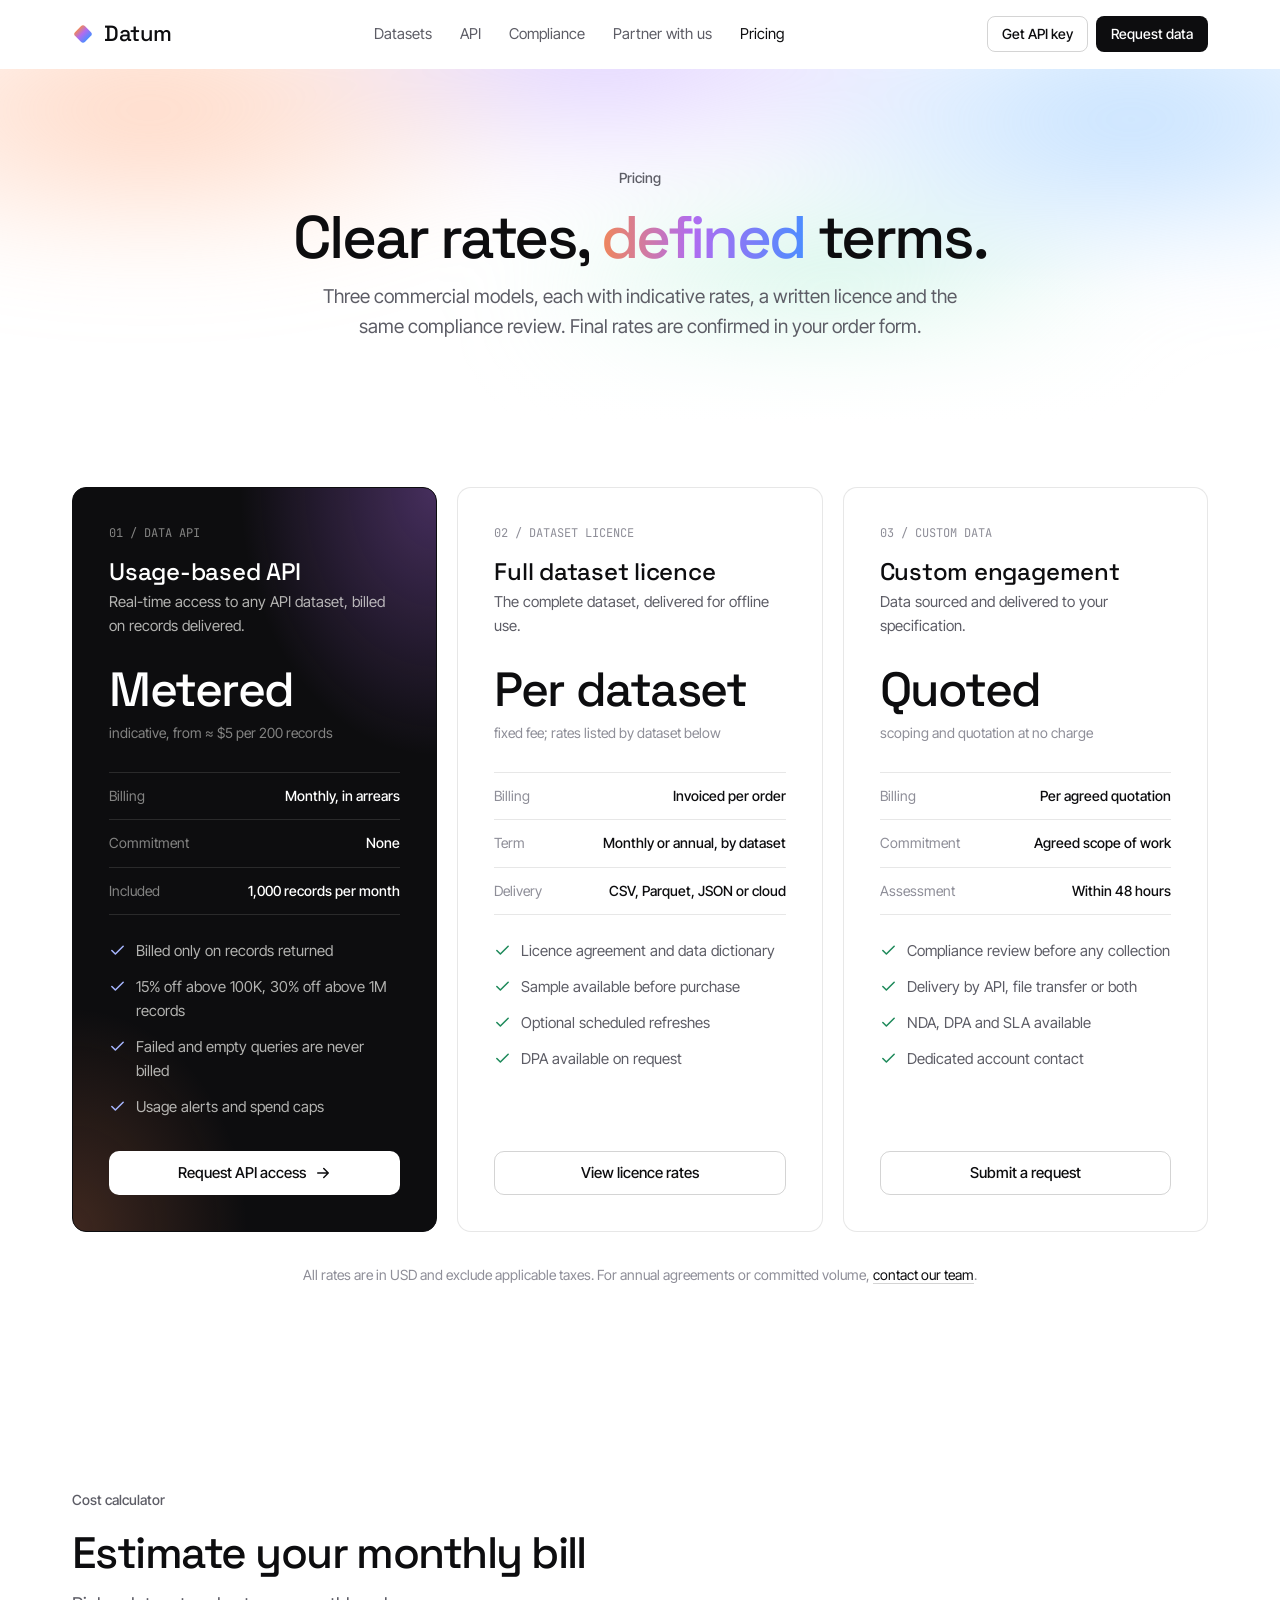
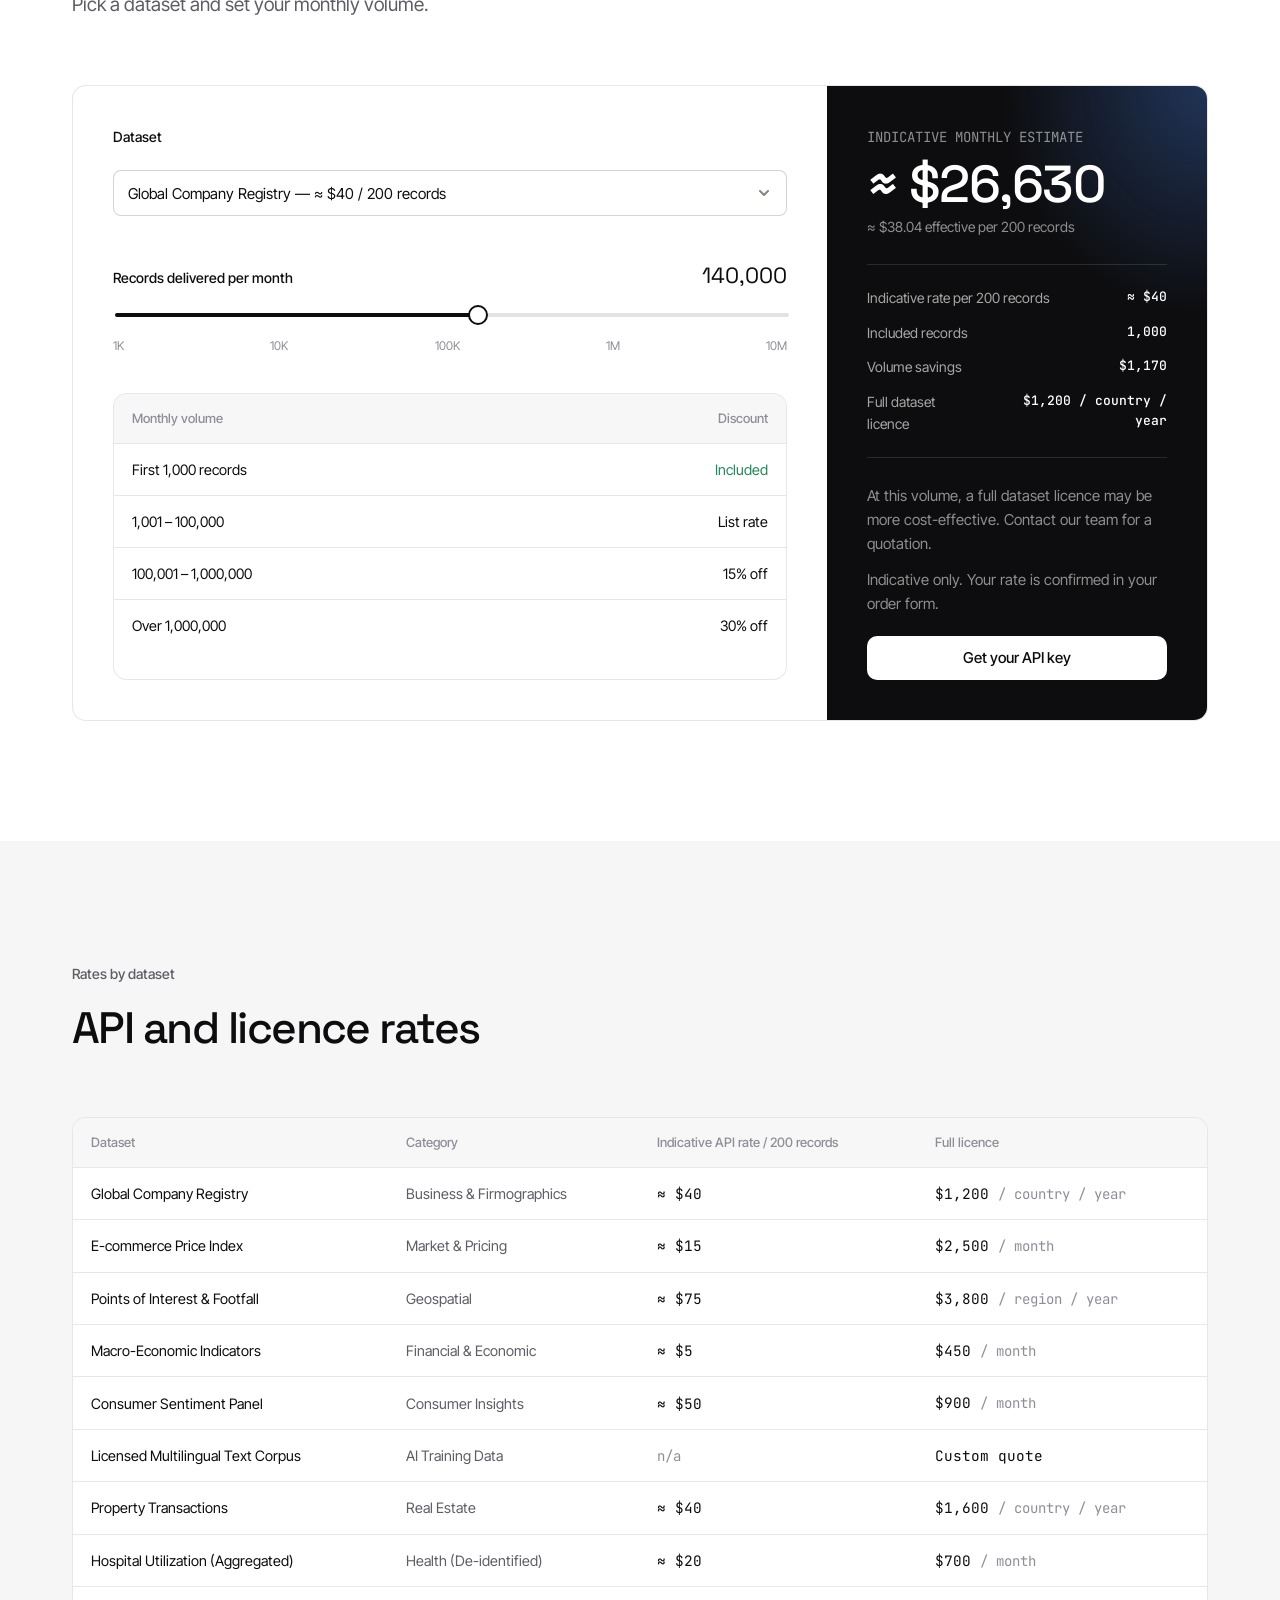
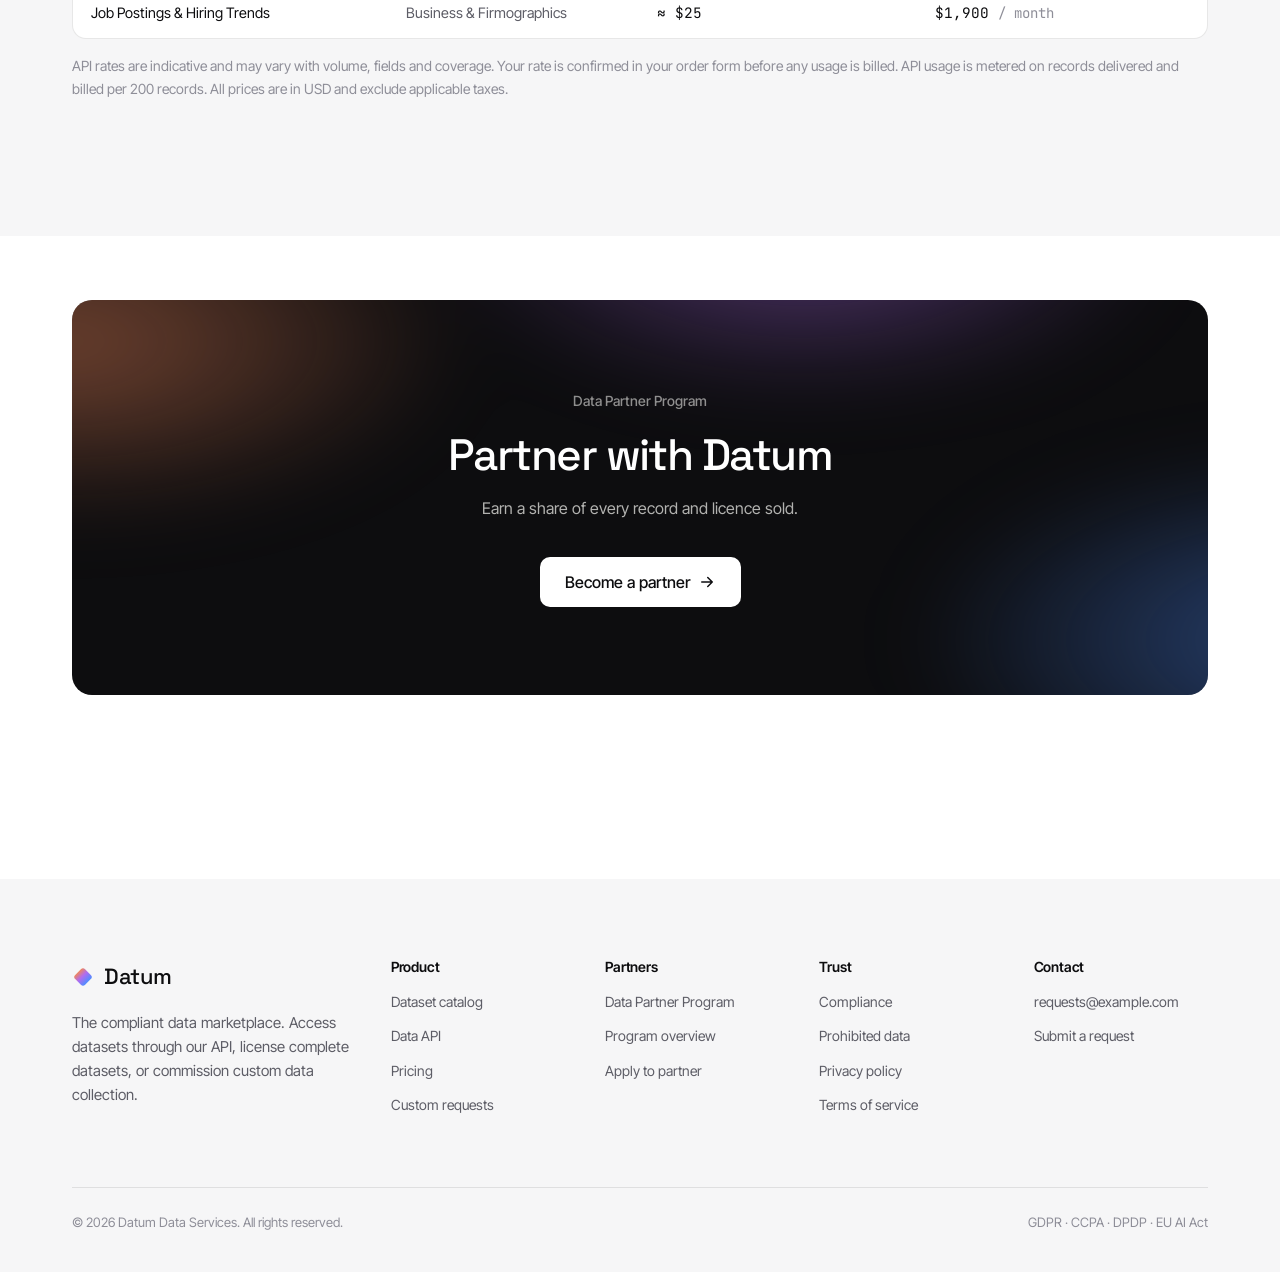
<file: pricing.html>
<!doctype html>
<html lang="en">
<head>
  <meta charset="utf-8">
  <meta name="viewport" content="width=device-width, initial-scale=1">
  <title>Pricing — Datum</title>
  <meta name="description" content="Commercial terms for the Datum data API, full dataset licences and custom data engagements: published rates, billing basis and volume terms.">
  <meta name="theme-color" content="#ffffff">
  <link rel="icon" href="assets/favicon.svg" type="image/svg+xml">
  <link rel="preconnect" href="https://fonts.googleapis.com">
  <link rel="preconnect" href="https://fonts.gstatic.com" crossorigin>
  <link href="https://fonts.googleapis.com/css2?family=Space+Grotesk:wght@400;500;600&family=Inter+Tight:wght@400;500;600&family=JetBrains+Mono:wght@400;500&display=swap" rel="stylesheet">
  <link rel="stylesheet" href="assets/css/styles.css">
</head>
<body>
  <header id="site-header"></header>

  <main>
    <section class="page-head center">
      <div class="bg-aurora"></div>
      <div class="container">
        <span class="eyebrow">Pricing</span>
        <h1>Clear rates, <span class="gradient-text">defined</span> terms.</h1>
        <p class="lead">Three commercial models, each with indicative rates, a written licence and the same compliance review. Final rates are confirmed in your order form.</p>
      </div>
    </section>

    <!-- Plans -->
    <section class="section-sm" id="plans">
      <div class="container plans">
        <div class="card plan featured">
          <span class="mono-tag">01 / DATA API</span>
          <h3>Usage-based API</h3>
          <p class="muted mb-0">Real-time access to any API dataset, billed on records delivered.</p>
          <div class="amount">Metered</div>
          <div class="per">indicative, from <span id="api-from">≈ $5</span> per 200 records</div>
          <dl class="terms">
            <div><dt>Billing</dt><dd>Monthly, in arrears</dd></div>
            <div><dt>Commitment</dt><dd>None</dd></div>
            <div><dt>Included</dt><dd>1,000 records per month</dd></div>
          </dl>
          <ul>
            <li><i data-icon="check"></i> Billed only on records returned</li>
            <li><i data-icon="check"></i> 15% off above 100K, 30% off above 1M records</li>
            <li><i data-icon="check"></i> Failed and empty queries are never billed</li>
            <li><i data-icon="check"></i> Usage alerts and spend caps</li>
          </ul>
          <a class="btn btn-primary btn-block" href="request.html?type=api">Request API access <i data-icon="arrow"></i></a>
        </div>

        <div class="card plan">
          <span class="mono-tag">02 / DATASET LICENCE</span>
          <h3>Full dataset licence</h3>
          <p class="muted mb-0">The complete dataset, delivered for offline use.</p>
          <div class="amount">Per dataset</div>
          <div class="per">fixed fee; rates listed by dataset below</div>
          <dl class="terms">
            <div><dt>Billing</dt><dd>Invoiced per order</dd></div>
            <div><dt>Term</dt><dd>Monthly or annual, by dataset</dd></div>
            <div><dt>Delivery</dt><dd>CSV, Parquet, JSON or cloud</dd></div>
          </dl>
          <ul>
            <li><i data-icon="check"></i> Licence agreement and data dictionary</li>
            <li><i data-icon="check"></i> Sample available before purchase</li>
            <li><i data-icon="check"></i> Optional scheduled refreshes</li>
            <li><i data-icon="check"></i> DPA available on request</li>
          </ul>
          <a class="btn btn-ghost btn-block" href="#rates-table">View licence rates</a>
        </div>

        <div class="card plan">
          <span class="mono-tag">03 / CUSTOM DATA</span>
          <h3>Custom engagement</h3>
          <p class="muted mb-0">Data sourced and delivered to your specification.</p>
          <div class="amount">Quoted</div>
          <div class="per">scoping and quotation at no charge</div>
          <dl class="terms">
            <div><dt>Billing</dt><dd>Per agreed quotation</dd></div>
            <div><dt>Commitment</dt><dd>Agreed scope of work</dd></div>
            <div><dt>Assessment</dt><dd>Within 48 hours</dd></div>
          </dl>
          <ul>
            <li><i data-icon="check"></i> Compliance review before any collection</li>
            <li><i data-icon="check"></i> Delivery by API, file transfer or both</li>
            <li><i data-icon="check"></i> NDA, DPA and SLA available</li>
            <li><i data-icon="check"></i> Dedicated account contact</li>
          </ul>
          <a class="btn btn-ghost btn-block" href="request.html">Submit a request</a>
        </div>
      </div>
      <div class="container">
        <p class="subtle mt-4 center">All rates are in USD and exclude applicable taxes. For annual agreements or committed volume, <a class="inline-link" href="request.html">contact our team</a>.</p>
      </div>
    </section>

    <!-- Calculator -->
    <section class="section" id="calculator">
      <div class="container">
        <div class="section-head">
          <span class="eyebrow">Cost calculator</span>
          <h2>Estimate your monthly bill</h2>
          <p class="lead">Pick a dataset and set your monthly volume.</p>
        </div>
        <div class="card calc">
          <div class="calc-in">
            <div class="field">
              <label for="calc-ds">Dataset</label>
              <select id="calc-ds"></select>
            </div>
            <div class="field">
              <div class="range-head"><label for="calc-req">Records delivered per month</label><output id="calc-req-out">50,000</output></div>
              <input type="range" id="calc-req" min="0" max="100" step="1" value="54">
              <div class="ticks"><span>1K</span><span>10K</span><span>100K</span><span>1M</span><span>10M</span></div>
            </div>
            <div class="table-wrap">
              <table class="tier-table">
                <thead><tr><th>Monthly volume</th><th>Discount</th></tr></thead>
                <tbody>
                  <tr><td>First 1,000 records</td><td style="color:var(--success)">Included</td></tr>
                  <tr><td>1,001 – 100,000</td><td>List rate</td></tr>
                  <tr><td>100,001 – 1,000,000</td><td>15% off</td></tr>
                  <tr><td>Over 1,000,000</td><td>30% off</td></tr>
                </tbody>
              </table>
            </div>
          </div>
          <div class="calc-out">
            <span class="subtle mono">INDICATIVE MONTHLY ESTIMATE</span>
            <div class="total" id="calc-total">$0</div>
            <span class="subtle" id="calc-eff"></span>
            <div class="calc-rows">
              <div><span>Indicative rate per 200 records</span><b id="calc-rate"></b></div>
              <div><span>Included records</span><b id="calc-free"></b></div>
              <div><span>Volume savings</span><b id="calc-save"></b></div>
              <div><span>Full dataset licence</span><b id="calc-full"></b></div>
            </div>
            <p class="subtle" id="calc-tip" style="margin-bottom:12px"></p>
            <p class="subtle" style="margin-bottom:20px">Indicative only. Your rate is confirmed in your order form.</p>
            <a class="btn btn-primary btn-block" style="margin-top:auto" href="request.html?type=api">Get your API key</a>
          </div>
        </div>
      </div>
    </section>

    <!-- Rates -->
    <section class="section section-soft" id="rates-table">
      <div class="container">
        <div class="section-head">
          <span class="eyebrow">Rates by dataset</span>
          <h2>API and licence rates</h2>
        </div>
        <div class="table-wrap">
          <table>
            <thead><tr><th>Dataset</th><th>Category</th><th>Indicative API rate / 200 records</th><th>Full licence</th></tr></thead>
            <tbody id="rates"></tbody>
          </table>
        </div>
        <p class="subtle mt-2">API rates are indicative and may vary with volume, fields and coverage. Your rate is confirmed in your order form before any usage is billed. API usage is metered on records delivered and billed per 200 records. All prices are in USD and exclude applicable taxes.</p>
      </div>
    </section>

    <section class="section-sm">
      <div class="container">
        <div class="cta">
          <span class="eyebrow">Data Partner Program</span>
          <h2>Partner with Datum</h2>
          <p>Earn a share of every record and licence sold.</p>
          <div class="btn-row">
            <a class="btn btn-primary btn-lg" href="partners.html">Become a partner <i data-icon="arrow"></i></a>
          </div>
        </div>
      </div>
    </section>
  </main>

  <footer id="site-footer"></footer>

  <script src="assets/js/config.js"></script>
  <script src="assets/js/layout.js"></script>
  <script src="assets/js/datasets.js"></script>
  <script>
    (function () {
      const U = window.DATUM_UTIL, e = U.escape, cfg = window.DATUM_CONFIG.api;
      const apiSets = window.DATUM_DATASETS.filter((d) => d.apiPrice != null);

      // Plan card shows the live rate range from the catalog, so it never goes stale.
      const apiRates = apiSets.map((d) => d.apiPrice);
      document.getElementById("api-from").textContent = U.approx(Math.min(...apiRates));

      document.getElementById("rates").innerHTML = window.DATUM_DATASETS.map((d) => `
        <tr>
          <td><a href="dataset.html?id=${encodeURIComponent(d.id)}">${e(d.title)}</a></td>
          <td class="muted">${e(d.category)}</td>
          <td class="mono">${d.apiPrice != null ? U.approx(d.apiPrice) : '<span class="subtle">n/a</span>'}</td>
          <td class="mono">${d.price != null ? U.money(d.price) + ` <span class="subtle">/ ${e(d.priceUnit)}</span>` : "Custom quote"}</td>
        </tr>`).join("");

      const sel = document.getElementById("calc-ds");
      const range = document.getElementById("calc-req");
      sel.innerHTML = apiSets.map((d) => `<option value="${e(d.id)}">${e(d.title)} — ${U.approx(d.apiPrice)} / 200 records</option>`).join("");
      const pre = new URLSearchParams(location.search).get("dataset");
      if (pre && apiSets.some((d) => d.id === pre)) sel.value = pre;

      // Slider is logarithmic: 0 → 1K, 100 → 10M records, rounded to 2 significant figures.
      function records() {
        const raw = Math.pow(10, 3 + (range.value / 100) * 4);
        const mag = Math.pow(10, Math.floor(Math.log10(raw)) - 1);
        return Math.round(raw / mag) * mag;
      }
      const n = (x) => x.toLocaleString("en-US");

      function update() {
        const ds = apiSets.find((d) => d.id === sel.value);
        const req = records();
        const cost = U.apiCost(ds.apiPrice, req);
        const listCost = (Math.max(0, req - cfg.freeRecords) / cfg.recordsPerUnit) * ds.apiPrice;
        range.style.setProperty("--fill", range.value + "%");
        document.getElementById("calc-req-out").textContent = n(req);
        document.getElementById("calc-total").textContent = cost > 0 ? U.approx(cost) : U.money(cost);
        document.getElementById("calc-eff").textContent = cost > 0 ? `≈ ${U.money((cost / req) * cfg.recordsPerUnit)} effective per 200 records` : "Covered by the complimentary allowance";
        document.getElementById("calc-rate").textContent = U.approx(ds.apiPrice);
        document.getElementById("calc-free").textContent = n(Math.min(req, cfg.freeRecords));
        document.getElementById("calc-save").textContent = U.money(listCost - cost);
        document.getElementById("calc-full").textContent = ds.price != null ? `${U.money(ds.price)} / ${ds.priceUnit}` : "Quote";
        document.getElementById("calc-tip").textContent =
          ds.price != null && cost > (/year/.test(ds.priceUnit) ? ds.price / 12 : ds.price)
            ? "At this volume, a full dataset licence may be more cost-effective. Contact our team for a quotation."
            : "You pay only for the records you receive, with no minimum commitment.";
      }
      sel.addEventListener("change", update);
      range.addEventListener("input", update);
      update();
    })();
  </script>
</body>
</html>
</file>
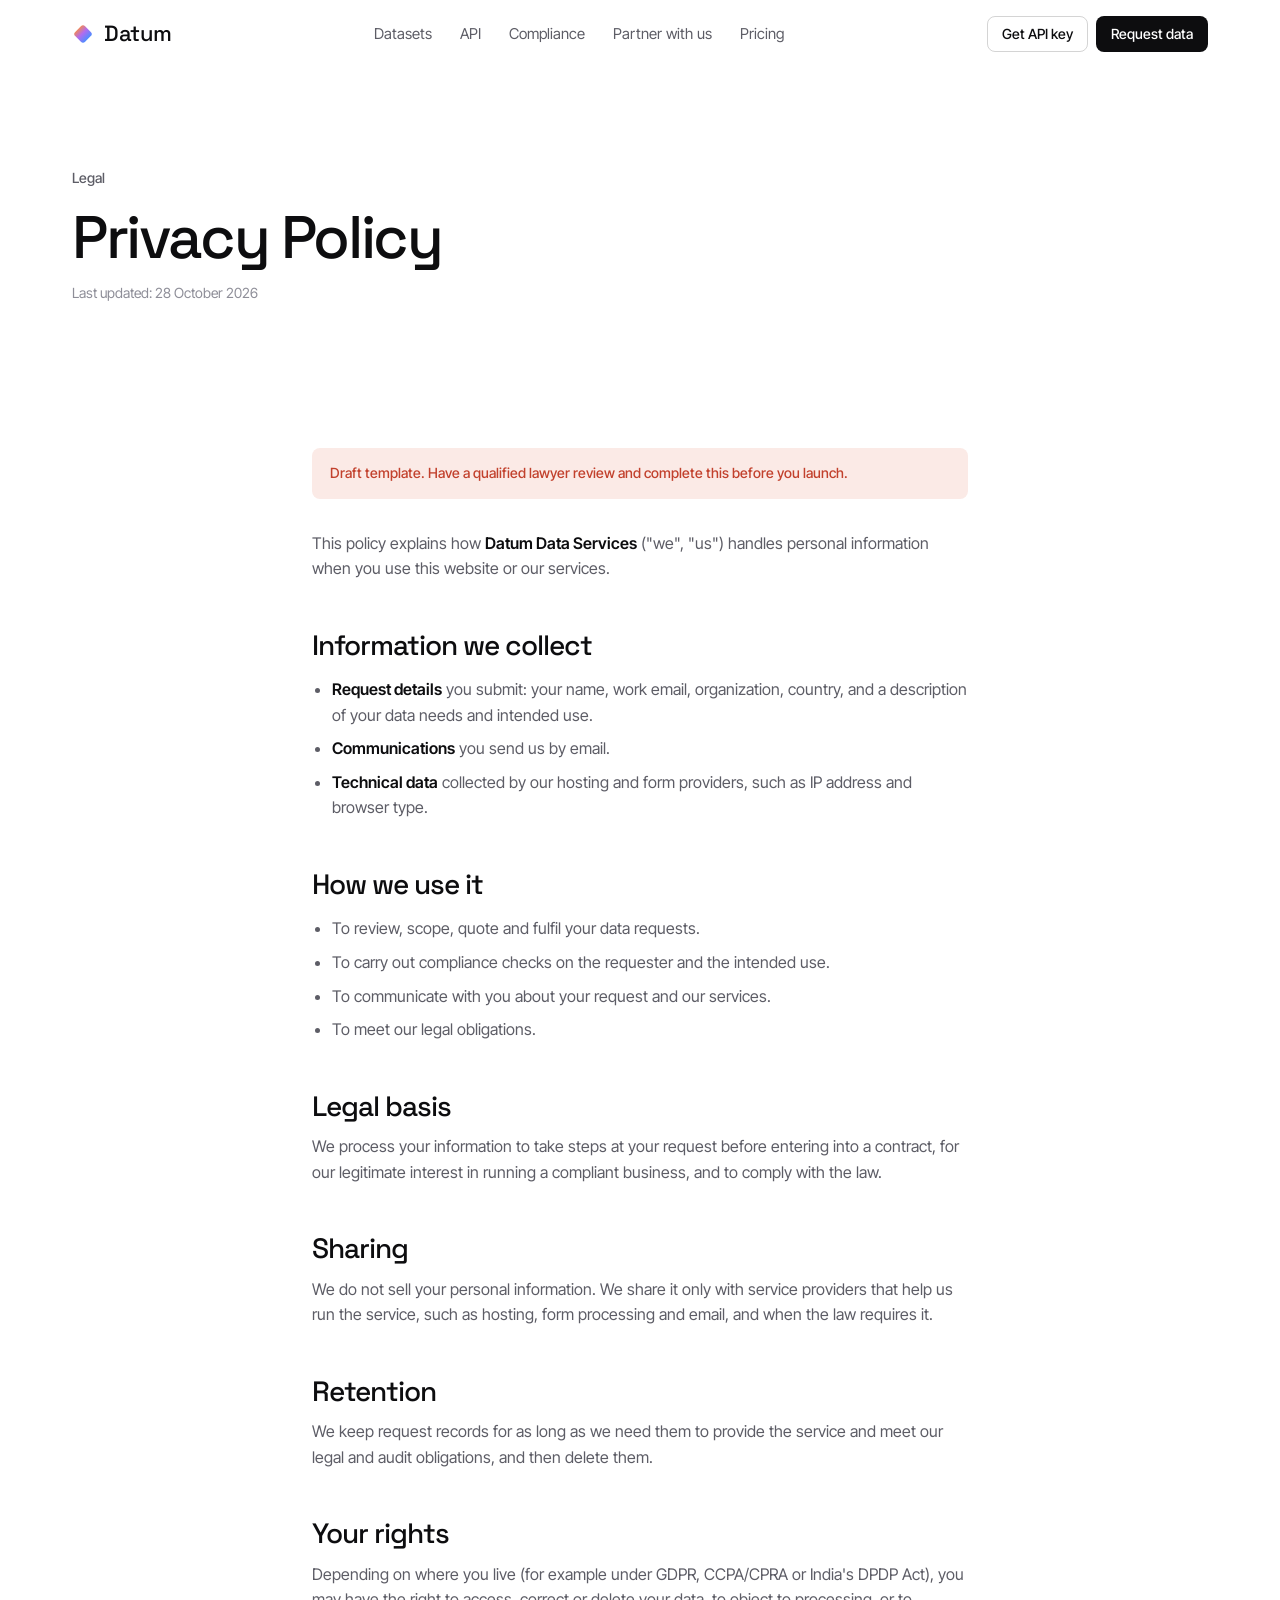
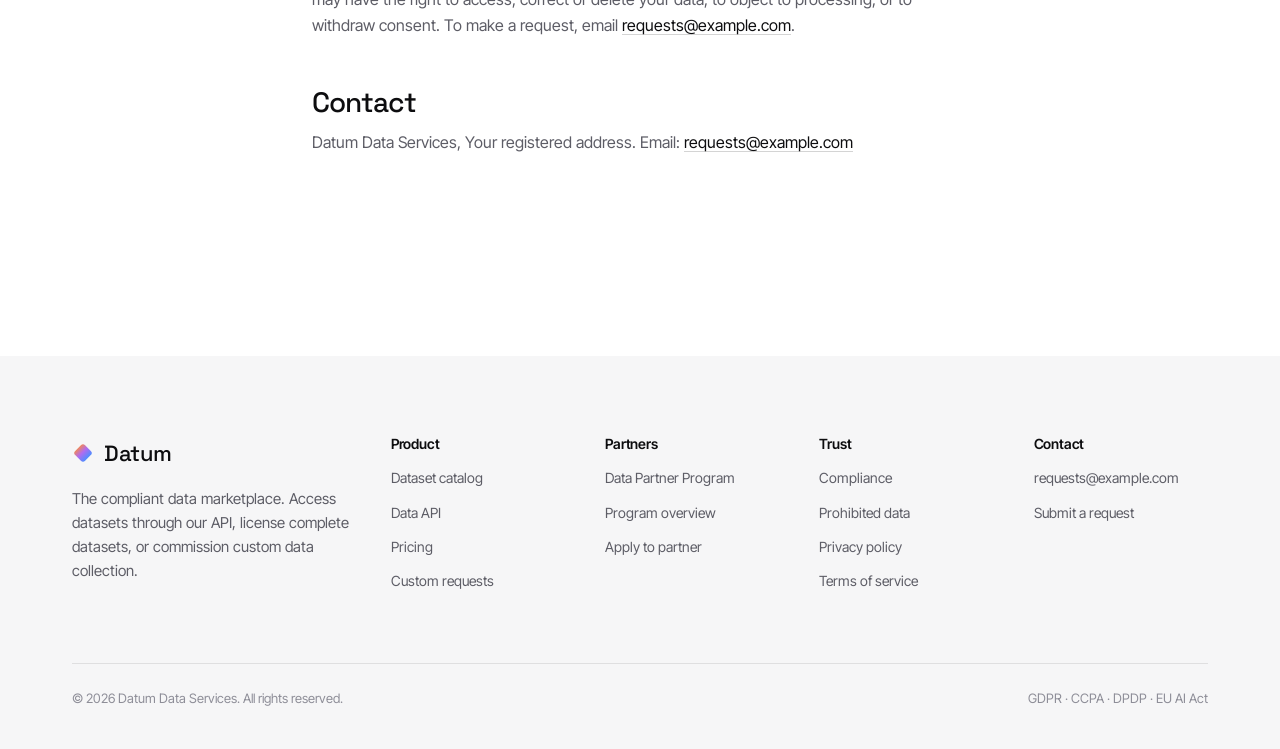
<file: privacy.html>
<!doctype html>
<html lang="en">
<head>
  <meta charset="utf-8">
  <meta name="viewport" content="width=device-width, initial-scale=1">
  <title>Privacy Policy — Datum</title>
  <meta name="description" content="How Datum collects, uses and protects personal information.">
  <meta name="theme-color" content="#ffffff">
  <link rel="icon" href="assets/favicon.svg" type="image/svg+xml">
  <link rel="preconnect" href="https://fonts.googleapis.com">
  <link rel="preconnect" href="https://fonts.gstatic.com" crossorigin>
  <link href="https://fonts.googleapis.com/css2?family=Space+Grotesk:wght@400;500;600&family=Inter+Tight:wght@400;500;600&family=JetBrains+Mono:wght@400;500&display=swap" rel="stylesheet">
  <link rel="stylesheet" href="assets/css/styles.css">
</head>
<body>
  <header id="site-header"></header>

  <main>
    <section class="page-head">
      <div class="container">
        <span class="eyebrow">Legal</span>
        <h1>Privacy Policy</h1>
        <p class="subtle">Last updated: <span data-updated>28 October 2026</span></p>
      </div>
    </section>

    <section class="section-sm">
      <div class="container prose">
        <div class="draft-banner">Draft template. Have a qualified lawyer review and complete this before you launch.</div>

        <p>This policy explains how <strong data-company>Datum Data Services</strong> ("we", "us") handles personal information when you use this website or our services.</p>

        <h2>Information we collect</h2>
        <ul>
          <li><strong>Request details</strong> you submit: your name, work email, organization, country, and a description of your data needs and intended use.</li>
          <li><strong>Communications</strong> you send us by email.</li>
          <li><strong>Technical data</strong> collected by our hosting and form providers, such as IP address and browser type.</li>
        </ul>

        <h2>How we use it</h2>
        <ul>
          <li>To review, scope, quote and fulfil your data requests.</li>
          <li>To carry out compliance checks on the requester and the intended use.</li>
          <li>To communicate with you about your request and our services.</li>
          <li>To meet our legal obligations.</li>
        </ul>

        <h2>Legal basis</h2>
        <p>We process your information to take steps at your request before entering into a contract, for our legitimate interest in running a compliant business, and to comply with the law.</p>

        <h2>Sharing</h2>
        <p>We do not sell your personal information. We share it only with service providers that help us run the service, such as hosting, form processing and email, and when the law requires it.</p>

        <h2>Retention</h2>
        <p>We keep request records for as long as we need them to provide the service and meet our legal and audit obligations, and then delete them.</p>

        <h2>Your rights</h2>
        <p>Depending on where you live (for example under GDPR, CCPA/CPRA or India's DPDP Act), you may have the right to access, correct or delete your data, to object to processing, or to withdraw consent. To make a request, email <a data-email href="#"></a>.</p>

        <h2>Contact</h2>
        <p><span data-company>Datum Data Services</span>, <span data-address>Your registered address</span>. Email: <a data-email href="#"></a></p>
      </div>
    </section>
  </main>

  <footer id="site-footer"></footer>

  <script src="assets/js/config.js"></script>
  <script src="assets/js/layout.js"></script>
  <script src="assets/js/legal.js"></script>
</body>
</html>
</file>
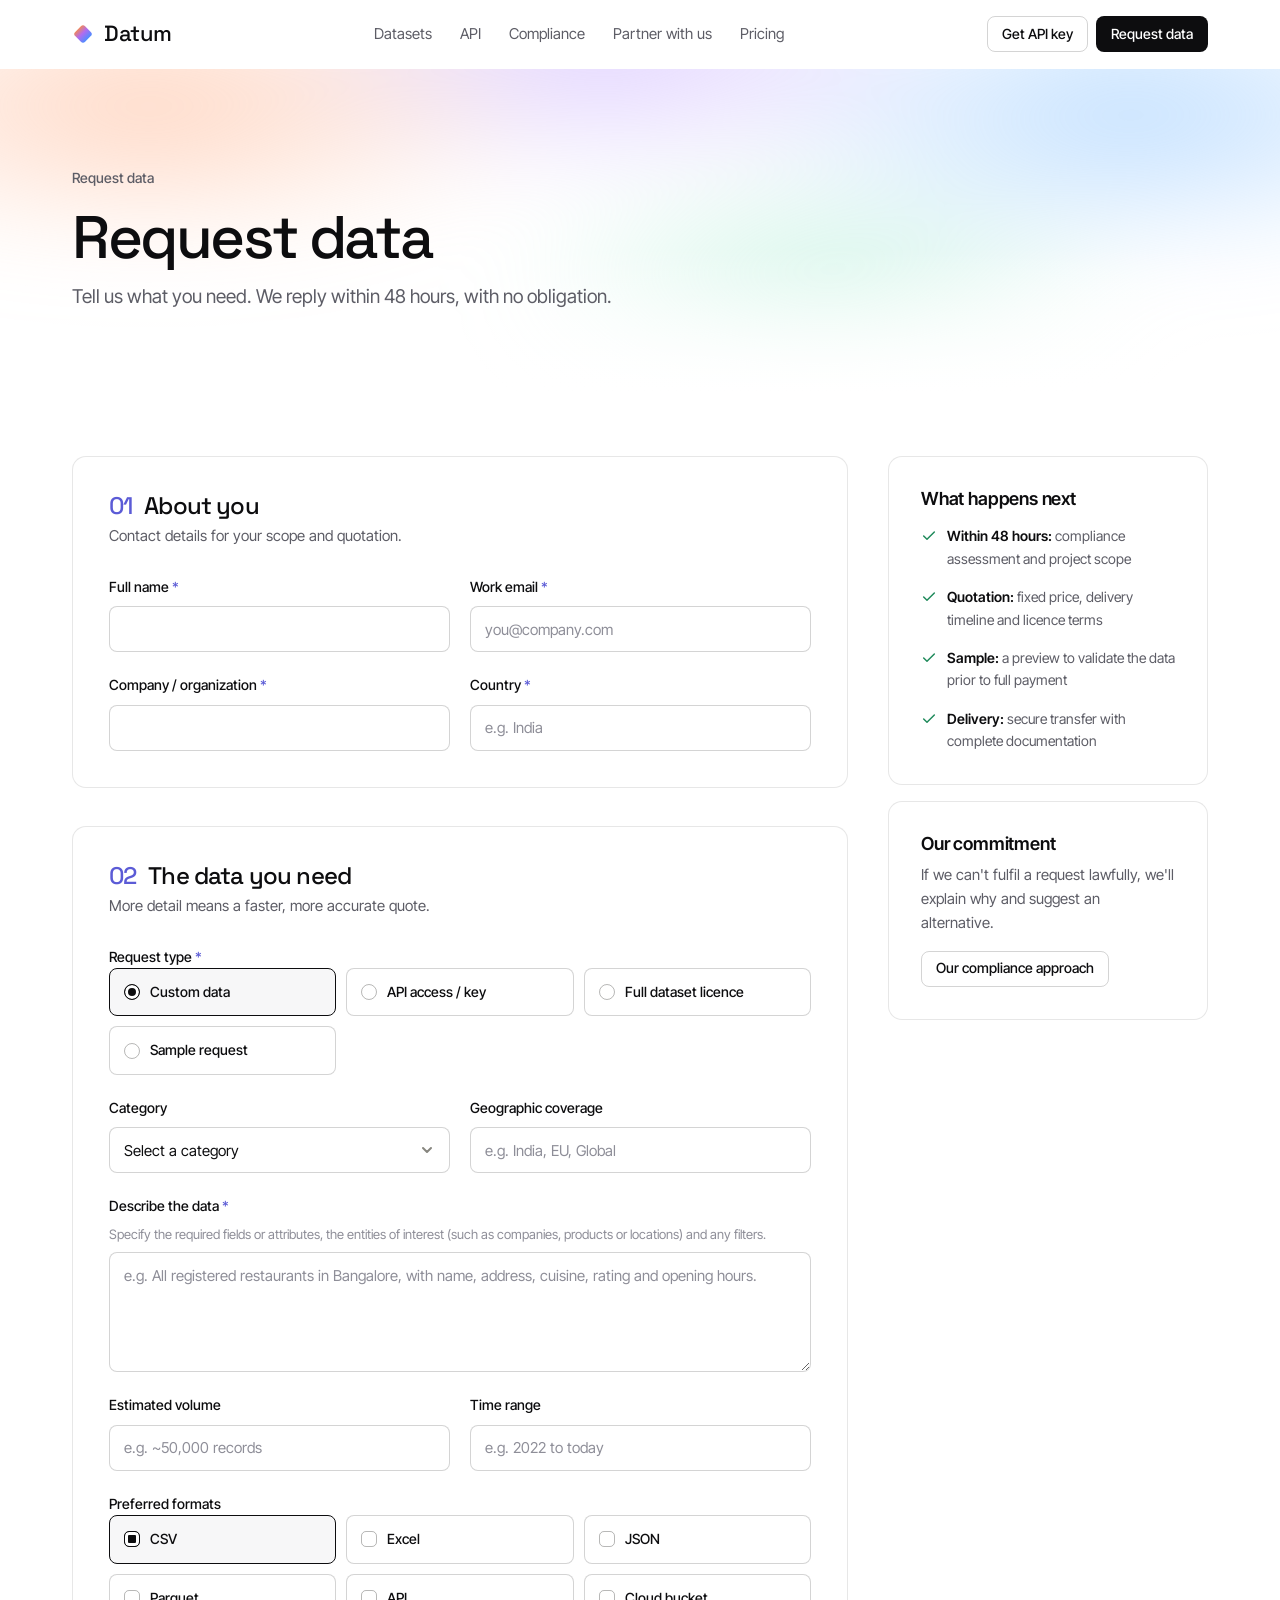
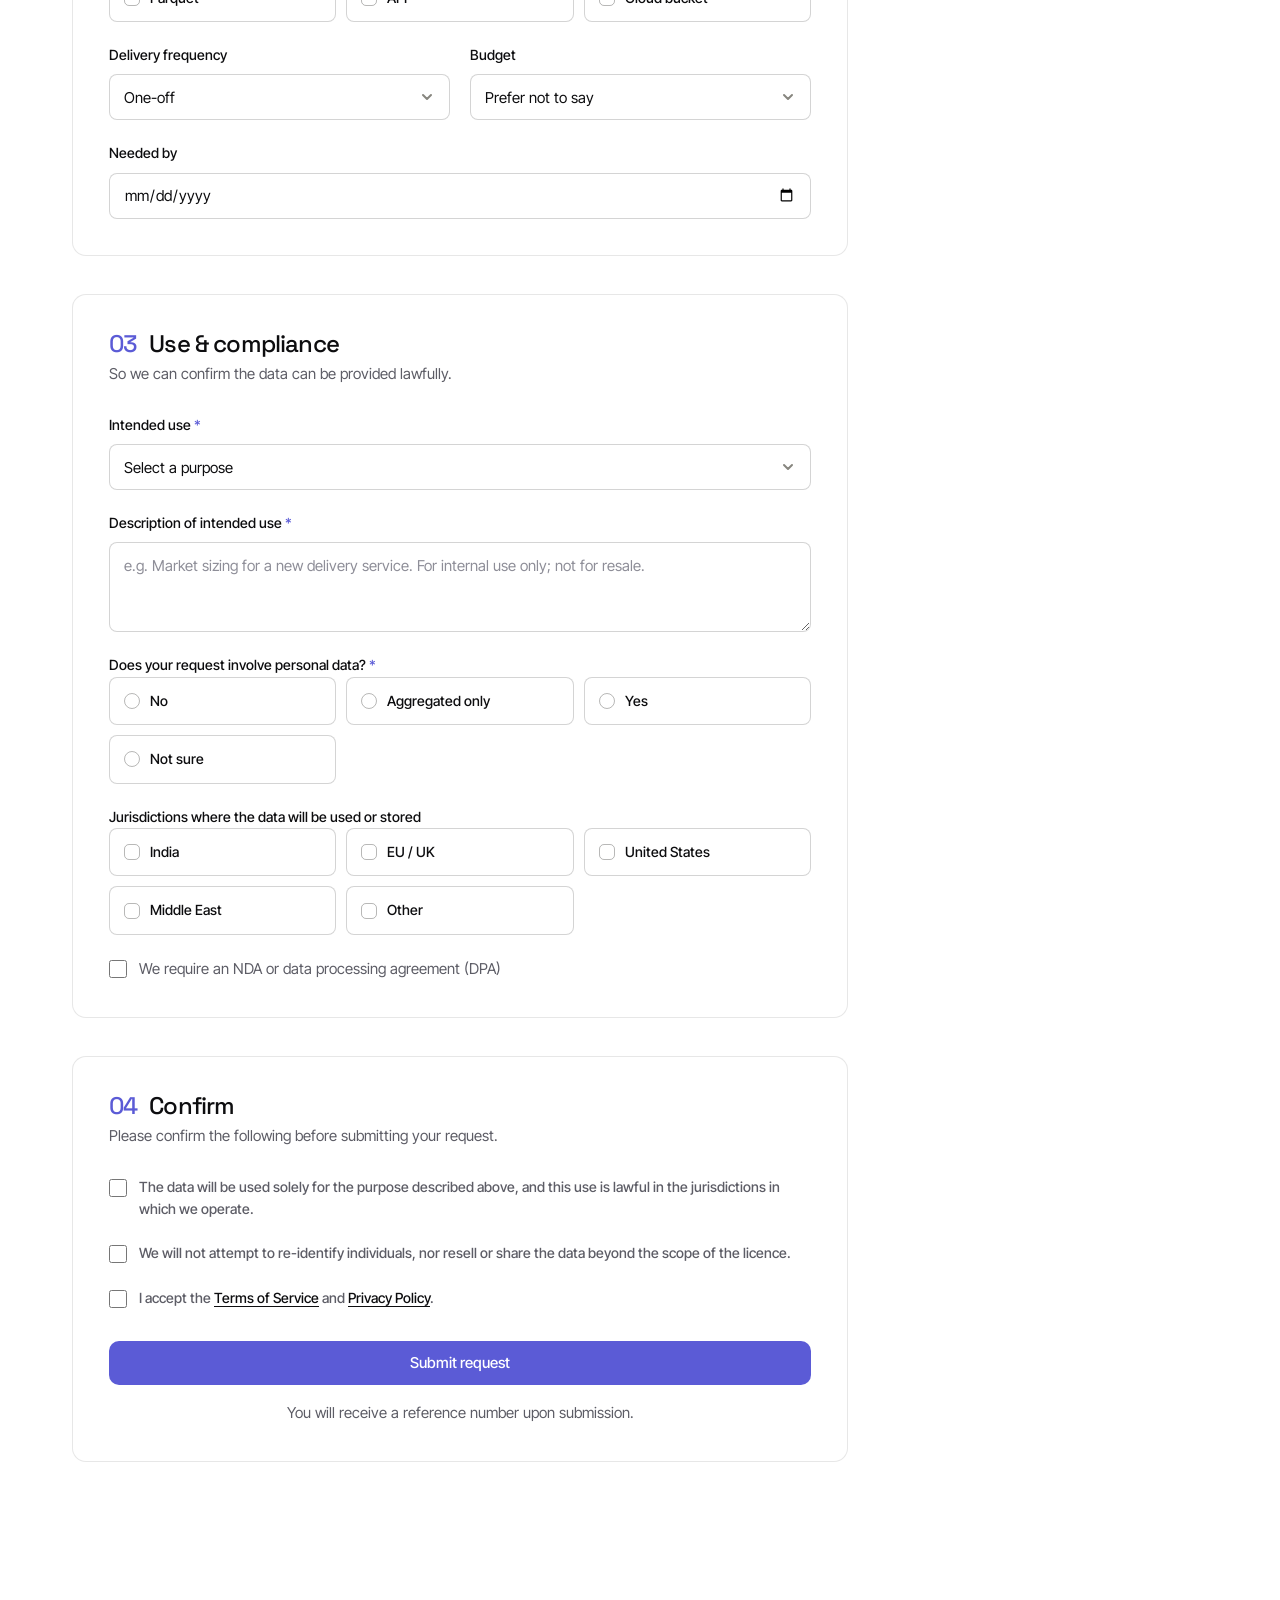
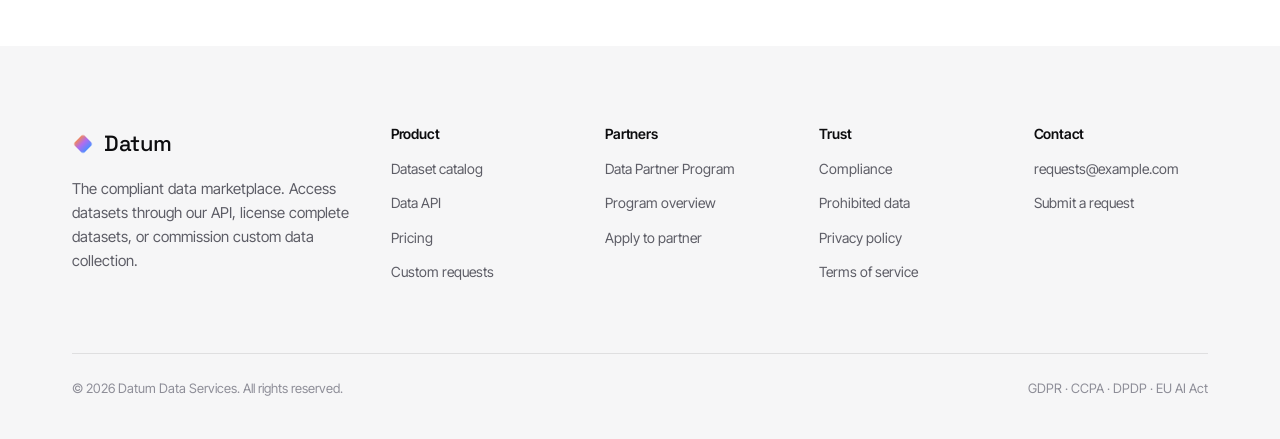
<file: request.html>
<!doctype html>
<html lang="en">
<head>
  <meta charset="utf-8">
  <meta name="viewport" content="width=device-width, initial-scale=1">
  <title>Request data — Datum</title>
  <meta name="description" content="Request a dataset or custom data collection. We review every request for lawful sourcing and compliance before quoting.">
  <meta name="theme-color" content="#ffffff">
  <link rel="icon" href="assets/favicon.svg" type="image/svg+xml">
  <link rel="preconnect" href="https://fonts.googleapis.com">
  <link rel="preconnect" href="https://fonts.gstatic.com" crossorigin>
  <link href="https://fonts.googleapis.com/css2?family=Space+Grotesk:wght@400;500;600&family=Inter+Tight:wght@400;500;600&family=JetBrains+Mono:wght@400;500&display=swap" rel="stylesheet">
  <link rel="stylesheet" href="assets/css/styles.css">
</head>
<body>
  <header id="site-header"></header>

  <main>
    <section class="page-head">
      <div class="bg-aurora"></div>
      <div class="container">
        <span class="eyebrow">Request data</span>
        <h1>Request data</h1>
        <p class="lead">Tell us what you need. We reply within 48 hours, with no obligation.</p>
      </div>
    </section>

    <section class="section-sm">
      <div class="container layout-side">
        <div>
          <form id="request-form" class="form" novalidate>
            <!-- Honeypot for spam bots (leave empty) -->
            <input type="text" name="_gotcha" tabindex="-1" autocomplete="off" style="position:absolute;left:-9999px" aria-hidden="true">

            <div class="card form-section">
              <h2><span class="num">01</span> About you</h2>
              <p>Contact details for your scope and quotation.</p>
              <div class="form">
                <div class="field-row">
                  <div class="field">
                    <label for="name">Full name <span class="req">*</span></label>
                    <input id="name" name="name" required autocomplete="name">
                    <span class="error-msg">Please enter your name.</span>
                  </div>
                  <div class="field">
                    <label for="email">Work email <span class="req">*</span></label>
                    <input id="email" name="email" type="email" required autocomplete="email" placeholder="you@company.com">
                    <span class="error-msg">Please enter a valid email address.</span>
                  </div>
                </div>
                <div class="field-row">
                  <div class="field">
                    <label for="company">Company / organization <span class="req">*</span></label>
                    <input id="company" name="company" required autocomplete="organization">
                    <span class="error-msg">Please enter your organization.</span>
                  </div>
                  <div class="field">
                    <label for="country">Country <span class="req">*</span></label>
                    <input id="country" name="country" required autocomplete="country-name" placeholder="e.g. India">
                    <span class="error-msg">Please enter your country.</span>
                  </div>
                </div>
              </div>
            </div>

            <div class="card form-section">
              <h2><span class="num">02</span> The data you need</h2>
              <p>More detail means a faster, more accurate quote.</p>
              <div class="form">
                <fieldset class="field">
                  <legend>Request type <span class="req">*</span></legend>
                  <div class="options">
                    <label class="option"><input type="radio" name="request_type" value="Custom data" checked required><span>Custom data</span></label>
                    <label class="option"><input type="radio" name="request_type" value="API access"><span>API access / key</span></label>
                    <label class="option"><input type="radio" name="request_type" value="Catalog dataset"><span>Full dataset licence</span></label>
                    <label class="option"><input type="radio" name="request_type" value="Free sample"><span>Sample request</span></label>
                  </div>
                </fieldset>

                <div class="field" id="dataset-field" hidden>
                  <label for="dataset">Dataset <span class="req">*</span></label>
                  <select id="dataset" name="dataset"></select>
                  <span class="error-msg">Please choose a dataset.</span>
                </div>

                <div class="field-row">
                  <div class="field">
                    <label for="category">Category</label>
                    <select id="category" name="category"></select>
                  </div>
                  <div class="field">
                    <label for="coverage">Geographic coverage</label>
                    <input id="coverage" name="coverage" placeholder="e.g. India, EU, Global">
                  </div>
                </div>

                <div class="field">
                  <label for="description">Describe the data <span class="req">*</span></label>
                  <p class="hint">Specify the required fields or attributes, the entities of interest (such as companies, products or locations) and any filters.</p>
                  <textarea id="description" name="description" required minlength="20" placeholder="e.g. All registered restaurants in Bangalore, with name, address, cuisine, rating and opening hours."></textarea>
                  <span class="error-msg">Please describe the required data (minimum 20 characters).</span>
                </div>

                <div class="field-row">
                  <div class="field">
                    <label for="volume">Estimated volume</label>
                    <input id="volume" name="volume" placeholder="e.g. ~50,000 records">
                  </div>
                  <div class="field">
                    <label for="timerange">Time range</label>
                    <input id="timerange" name="timerange" placeholder="e.g. 2022 to today">
                  </div>
                </div>

                <fieldset class="field">
                  <legend>Preferred formats</legend>
                  <div class="options">
                    <label class="option"><input type="checkbox" name="formats" value="CSV" checked><span>CSV</span></label>
                    <label class="option"><input type="checkbox" name="formats" value="Excel"><span>Excel</span></label>
                    <label class="option"><input type="checkbox" name="formats" value="JSON"><span>JSON</span></label>
                    <label class="option"><input type="checkbox" name="formats" value="Parquet"><span>Parquet</span></label>
                    <label class="option"><input type="checkbox" name="formats" value="API"><span>API</span></label>
                    <label class="option"><input type="checkbox" name="formats" value="Cloud bucket"><span>Cloud bucket</span></label>
                  </div>
                </fieldset>

                <div class="field-row">
                  <div class="field">
                    <label for="frequency">Delivery frequency</label>
                    <select id="frequency" name="frequency">
                      <option>One-off</option>
                      <option>Daily</option>
                      <option>Weekly</option>
                      <option>Monthly</option>
                      <option>Quarterly</option>
                    </select>
                  </div>
                  <div class="field">
                    <label for="budget">Budget</label>
                    <select id="budget" name="budget">
                      <option value="">Prefer not to say</option>
                      <option>Under $1,000</option>
                      <option>$1,000 – $5,000</option>
                      <option>$5,000 – $25,000</option>
                      <option>$25,000+</option>
                    </select>
                  </div>
                </div>

                <div class="field">
                  <label for="deadline">Needed by</label>
                  <input id="deadline" name="deadline" type="date">
                </div>
              </div>
            </div>

            <div class="card form-section">
              <h2><span class="num">03</span> Use &amp; compliance</h2>
              <p>So we can confirm the data can be provided lawfully.</p>
              <div class="form">
                <div class="field">
                  <label for="purpose">Intended use <span class="req">*</span></label>
                  <select id="purpose" name="purpose" required>
                    <option value="">Select a purpose</option>
                    <option>Market research &amp; analytics</option>
                    <option>Product development</option>
                    <option>AI / machine-learning training</option>
                    <option>Academic or scientific research</option>
                    <option>Risk, compliance or due diligence</option>
                    <option>Sales &amp; marketing (B2B)</option>
                    <option>Journalism / public interest</option>
                    <option>Other</option>
                  </select>
                  <span class="error-msg">Please select your intended use.</span>
                </div>
                <div class="field">
                  <label for="purpose_detail">Description of intended use <span class="req">*</span></label>
                  <textarea id="purpose_detail" name="purpose_detail" required minlength="15" style="min-height:90px" placeholder="e.g. Market sizing for a new delivery service. For internal use only; not for resale."></textarea>
                  <span class="error-msg">Please briefly describe how the data will be used.</span>
                </div>

                <fieldset class="field">
                  <legend>Does your request involve personal data? <span class="req">*</span></legend>
                  <div class="options">
                    <label class="option"><input type="radio" name="personal_data" value="No" required><span>No</span></label>
                    <label class="option"><input type="radio" name="personal_data" value="Aggregated only"><span>Aggregated only</span></label>
                    <label class="option"><input type="radio" name="personal_data" value="Yes"><span>Yes</span></label>
                    <label class="option"><input type="radio" name="personal_data" value="Not sure"><span>Not sure</span></label>
                  </div>
                  <span class="error-msg">Please choose an option.</span>
                </fieldset>

                <div class="notice" id="pd-notice" hidden>
                  <i data-icon="info"></i>
                  <p>Personal data needs a valid legal basis and may require a DPA. We may suggest an aggregated alternative.</p>
                </div>

                <fieldset class="field">
                  <legend>Jurisdictions where the data will be used or stored</legend>
                  <div class="options">
                    <label class="option"><input type="checkbox" name="jurisdictions" value="India"><span>India</span></label>
                    <label class="option"><input type="checkbox" name="jurisdictions" value="EU / UK"><span>EU / UK</span></label>
                    <label class="option"><input type="checkbox" name="jurisdictions" value="United States"><span>United States</span></label>
                    <label class="option"><input type="checkbox" name="jurisdictions" value="Middle East"><span>Middle East</span></label>
                    <label class="option"><input type="checkbox" name="jurisdictions" value="Other"><span>Other</span></label>
                  </div>
                </fieldset>

                <label class="check"><input type="checkbox" name="needs_dpa" value="Yes"><span>We require an NDA or data processing agreement (DPA)</span></label>
              </div>
            </div>

            <div class="card form-section">
              <h2><span class="num">04</span> Confirm</h2>
              <p>Please confirm the following before submitting your request.</p>
              <div class="field" id="attest-field" data-all-checked>
                <label class="check"><input type="checkbox" name="attest_lawful" required><span>The data will be used solely for the purpose described above, and this use is lawful in the jurisdictions in which we operate.</span></label>
                <label class="check"><input type="checkbox" name="attest_reid" required><span>We will not attempt to re-identify individuals, nor resell or share the data beyond the scope of the licence.</span></label>
                <label class="check"><input type="checkbox" name="attest_terms" required><span>I accept the <a href="terms.html" target="_blank" style="text-decoration:underline">Terms of Service</a> and <a href="privacy.html" target="_blank" style="text-decoration:underline">Privacy Policy</a>.</span></label>
                <span class="error-msg" style="margin-top:8px">Please confirm all three declarations to proceed.</span>
              </div>
              <button class="btn btn-accent btn-block mt-4" type="submit" id="submit">Submit request</button>
              <p class="subtle center mt-2 mb-0">You will receive a reference number upon submission.</p>
            </div>
          </form>

          <div class="card form-status" id="success" role="status">
            <div class="icon"><i data-icon="check"></i></div>
            <h2>Request received</h2>
            <p class="muted">Your reference number is <span class="ref" id="ref"></span></p>
            <p class="muted" id="success-msg">Thank you. Our compliance team will review your request and respond within 48 hours.</p>
            <div class="btn-row" style="justify-content:center">
              <a class="btn btn-primary" href="datasets.html">Browse datasets</a>
              <a class="btn btn-ghost" href="request.html">Submit another request</a>
            </div>
          </div>
        </div>

        <aside>
          <div class="card">
            <h3>What happens next</h3>
            <ul class="side-list mt-2">
              <li><i data-icon="check"></i><span><b>Within 48 hours:</b> compliance assessment and project scope</span></li>
              <li><i data-icon="check"></i><span><b>Quotation:</b> fixed price, delivery timeline and licence terms</span></li>
              <li><i data-icon="check"></i><span><b>Sample:</b> a preview to validate the data prior to full payment</span></li>
              <li><i data-icon="check"></i><span><b>Delivery:</b> secure transfer with complete documentation</span></li>
            </ul>
          </div>
          <div class="card">
            <h3>Our commitment</h3>
            <p class="muted" style="font-size:.9375rem">If we can't fulfil a request lawfully, we'll explain why and suggest an alternative.</p>
            <a class="btn btn-ghost btn-sm" href="compliance.html">Our compliance approach</a>
          </div>
        </aside>
      </div>
    </section>
  </main>

  <footer id="site-footer"></footer>

  <script src="assets/js/config.js"></script>
  <script src="assets/js/layout.js"></script>
  <script src="assets/js/datasets.js"></script>
  <script src="assets/js/request.js"></script>
</body>
</html>
</file>
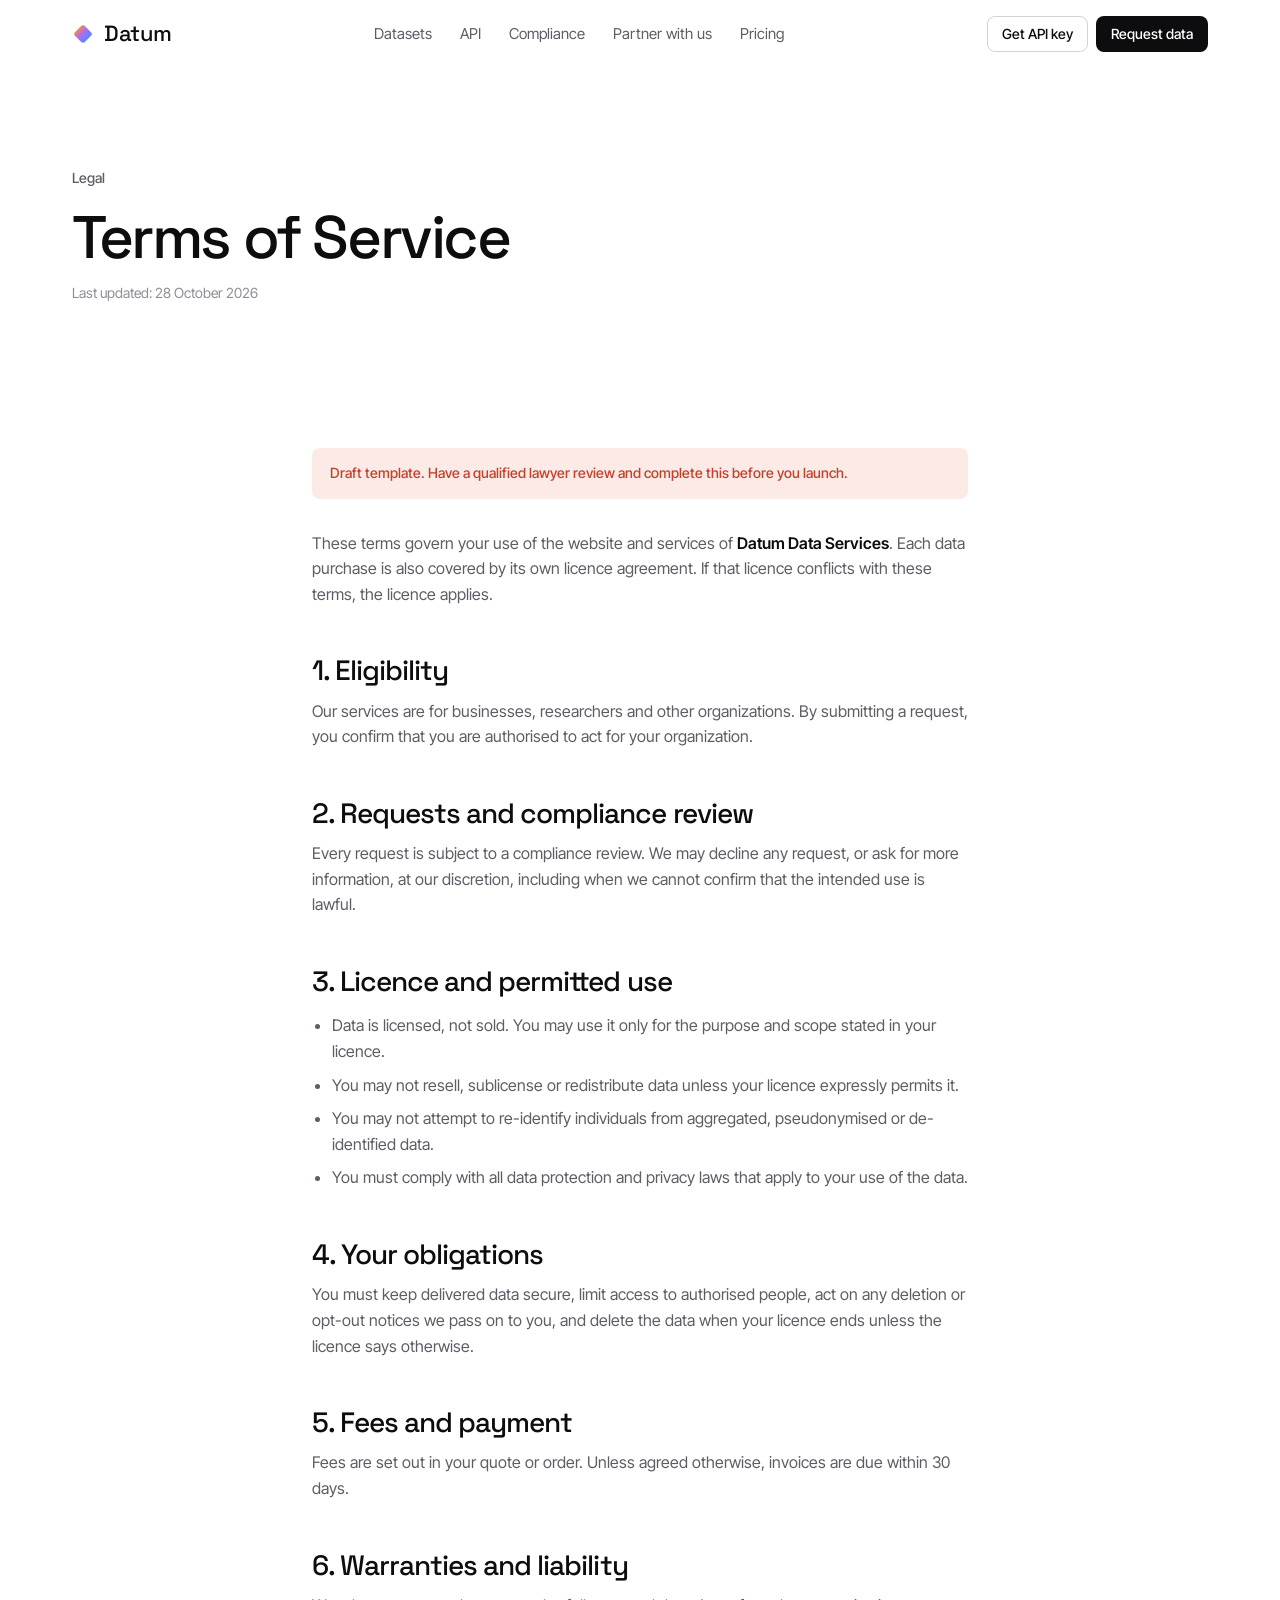
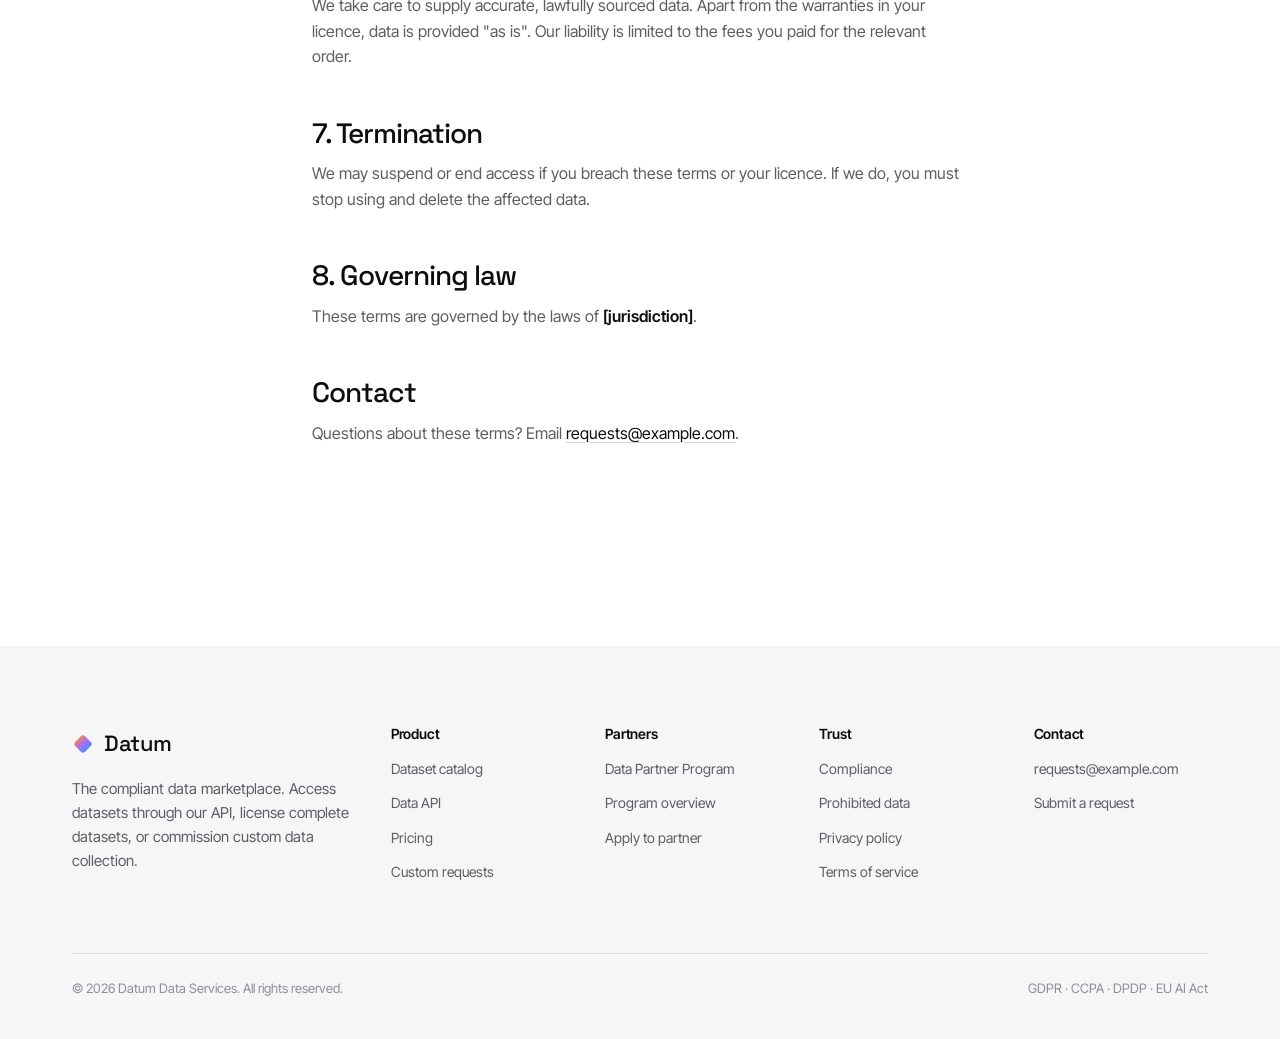
<file: terms.html>
<!doctype html>
<html lang="en">
<head>
  <meta charset="utf-8">
  <meta name="viewport" content="width=device-width, initial-scale=1">
  <title>Terms of Service — Datum</title>
  <meta name="description" content="Terms governing the use of Datum's website, datasets and data services.">
  <meta name="theme-color" content="#ffffff">
  <link rel="icon" href="assets/favicon.svg" type="image/svg+xml">
  <link rel="preconnect" href="https://fonts.googleapis.com">
  <link rel="preconnect" href="https://fonts.gstatic.com" crossorigin>
  <link href="https://fonts.googleapis.com/css2?family=Space+Grotesk:wght@400;500;600&family=Inter+Tight:wght@400;500;600&family=JetBrains+Mono:wght@400;500&display=swap" rel="stylesheet">
  <link rel="stylesheet" href="assets/css/styles.css">
</head>
<body>
  <header id="site-header"></header>

  <main>
    <section class="page-head">
      <div class="container">
        <span class="eyebrow">Legal</span>
        <h1>Terms of Service</h1>
        <p class="subtle">Last updated: 28 October 2026</p>
      </div>
    </section>

    <section class="section-sm">
      <div class="container prose">
        <div class="draft-banner">Draft template. Have a qualified lawyer review and complete this before you launch.</div>

        <p>These terms govern your use of the website and services of <strong data-company>Datum Data Services</strong>. Each data purchase is also covered by its own licence agreement. If that licence conflicts with these terms, the licence applies.</p>

        <h2>1. Eligibility</h2>
        <p>Our services are for businesses, researchers and other organizations. By submitting a request, you confirm that you are authorised to act for your organization.</p>

        <h2>2. Requests and compliance review</h2>
        <p>Every request is subject to a compliance review. We may decline any request, or ask for more information, at our discretion, including when we cannot confirm that the intended use is lawful.</p>

        <h2>3. Licence and permitted use</h2>
        <ul>
          <li>Data is licensed, not sold. You may use it only for the purpose and scope stated in your licence.</li>
          <li>You may not resell, sublicense or redistribute data unless your licence expressly permits it.</li>
          <li>You may not attempt to re-identify individuals from aggregated, pseudonymised or de-identified data.</li>
          <li>You must comply with all data protection and privacy laws that apply to your use of the data.</li>
        </ul>

        <h2>4. Your obligations</h2>
        <p>You must keep delivered data secure, limit access to authorised people, act on any deletion or opt-out notices we pass on to you, and delete the data when your licence ends unless the licence says otherwise.</p>

        <h2>5. Fees and payment</h2>
        <p>Fees are set out in your quote or order. Unless agreed otherwise, invoices are due within 30 days.</p>

        <h2>6. Warranties and liability</h2>
        <p>We take care to supply accurate, lawfully sourced data. Apart from the warranties in your licence, data is provided "as is". Our liability is limited to the fees you paid for the relevant order.</p>

        <h2>7. Termination</h2>
        <p>We may suspend or end access if you breach these terms or your licence. If we do, you must stop using and delete the affected data.</p>

        <h2>8. Governing law</h2>
        <p>These terms are governed by the laws of <strong>[jurisdiction]</strong>.</p>

        <h2>Contact</h2>
        <p>Questions about these terms? Email <a data-email href="#"></a>.</p>
      </div>
    </section>
  </main>

  <footer id="site-footer"></footer>

  <script src="assets/js/config.js"></script>
  <script src="assets/js/layout.js"></script>
  <script src="assets/js/legal.js"></script>
</body>
</html>
</file>
<file: assets/css/styles.css>
/* ==========================================================================
   Datum — design tokens (warm editorial, light)
   ========================================================================== */
:root {
  --bg: #ffffff;
  --bg-soft: #f6f6f7;
  --bg-elev: #ffffff;
  --bg-elev-2: #f7f7f8;
  --slate: #0d0d0f;
  --slate-2: #232327;
  --ivory: #ffffff;
  --text: #0d0d0f;
  --text-muted: #5d5d66;
  --text-subtle: #8e8e98;
  --border: rgba(20, 20, 19, 0.1);
  --border-strong: rgba(20, 20, 19, 0.18);
  --accent: #5b5bd6;
  --accent-hover: #4646c2;
  --clay: #a5b4fc;
  --accent-soft: #eef0ff;
  --aurora: linear-gradient(90deg, #f0875a 0%, #b06cf0 45%, #4d8dff 100%);
  --accent-text: #ffffff;
  --success: #1f8a5b;
  --success-soft: #e6f5ee;
  --warn: #b7791f;
  --danger: #c2412d;
  --danger-soft: #fbeae6;
  --shadow-sm: 0 1px 2px rgba(20, 20, 19, 0.04);
  --shadow-md: 0 1px 2px rgba(20, 20, 19, 0.04), 0 12px 32px -12px rgba(20, 20, 19, 0.12);
  --radius-sm: 8px;
  --radius: 14px;
  --radius-lg: 20px;
  --max: 1200px;
  --display: "Space Grotesk", "Inter Tight", ui-sans-serif, system-ui, sans-serif;
  --font: "Inter Tight", ui-sans-serif, system-ui, -apple-system, "Segoe UI", Roboto, sans-serif;
  --mono: "JetBrains Mono", ui-monospace, SFMono-Regular, Menlo, Consolas, monospace;
  color-scheme: light;
}

/* ==========================================================================
   Base
   ========================================================================== */
*, *::before, *::after { box-sizing: border-box; }
html { -webkit-text-size-adjust: 100%; scroll-behavior: smooth; background: var(--bg); }
body {
  margin: 0;
  font-family: var(--font);
  font-size: 16px;
  line-height: 1.6;
  color: var(--text);
  background: var(--bg);
  -webkit-font-smoothing: antialiased;
  overflow-x: hidden;
}
img, svg { display: block; max-width: 100%; }
a { color: inherit; text-decoration: none; }
p { margin: 0 0 1rem; }
h1, h2, h3, h4 { margin: 0 0 .75rem; line-height: 1.12; font-weight: 500; letter-spacing: -0.015em; }
h1, h2 { font-family: var(--display); font-weight: 500; }
h1 { font-size: clamp(2.6rem, 6vw, 4.5rem); letter-spacing: -0.04em; line-height: 1.04; }
h2 { font-size: clamp(1.9rem, 3.6vw, 2.75rem); letter-spacing: -0.035em; }
h3 { font-size: 1.125rem; font-weight: 600; letter-spacing: -0.01em; }
:focus-visible { outline: 2px solid var(--accent); outline-offset: 2px; border-radius: 4px; }
::selection { background: var(--accent-soft); color: var(--text); }

/* Emphasised word in a headline, in the aurora gradient. */
.gradient-text { background: var(--aurora); -webkit-background-clip: text; background-clip: text; color: transparent; -webkit-text-fill-color: transparent; }

.container { width: 100%; max-width: var(--max); margin: 0 auto; padding: 0 32px; }
@media (max-width: 640px) { .container { padding: 0 16px; } }

.section { padding: 120px 0; position: relative; }
.section-sm { padding: 64px 0; position: relative; }
.section-soft { background: var(--bg-soft); }
@media (max-width: 640px) { .section { padding: 72px 0; } }

.eyebrow {
  display: inline-block; font-size: .875rem; font-weight: 500; color: var(--text-muted);
  margin-bottom: 18px;
}
.lead { font-size: 1.1875rem; line-height: 1.6; color: var(--text-muted); max-width: 640px; }
.muted { color: var(--text-muted); }
.subtle { color: var(--text-subtle); font-size: .875rem; }
.mono { font-family: var(--mono); }
.center { text-align: center; }
.center .lead { margin-left: auto; margin-right: auto; }
.section-head { max-width: 720px; margin-bottom: 64px; }
.section-head.center { margin-left: auto; margin-right: auto; }
.inline-link { color: var(--text); text-decoration: underline; text-decoration-color: var(--border-strong); text-underline-offset: 3px; transition: text-decoration-color .15s; }
.inline-link:hover { text-decoration-color: var(--text); }

/* ==========================================================================
   Buttons
   ========================================================================== */
.btn {
  display: inline-flex; align-items: center; justify-content: center; gap: 8px;
  height: 44px; padding: 0 20px;
  font: inherit; font-size: .9375rem; font-weight: 500;
  border-radius: 10px; border: 1px solid transparent;
  cursor: pointer; white-space: nowrap;
  transition: background .2s, border-color .2s, color .2s, transform .15s;
}
.btn:active { transform: translateY(1px); }
.btn svg { transition: transform .2s; }
.btn:hover svg { transform: translateX(2px); }
.btn-primary { background: var(--slate); color: var(--ivory); }
.btn-primary:hover { background: var(--slate-2); }
.btn-accent { background: var(--accent); color: #fff; }
.btn-accent:hover { background: var(--accent-hover); }
.btn-ghost { background: transparent; color: var(--text); border-color: var(--border-strong); }
.btn-ghost:hover { background: rgba(20, 20, 19, 0.04); border-color: rgba(20, 20, 19, 0.3); }
.btn-sm { height: 36px; padding: 0 14px; font-size: .875rem; border-radius: 8px; }
.btn-lg { height: 50px; padding: 0 24px; font-size: 1rem; }
.btn-block { width: 100%; }
.btn[disabled] { opacity: .55; cursor: not-allowed; }
.btn-row { display: flex; flex-wrap: wrap; gap: 12px; }

/* ==========================================================================
   Header
   ========================================================================== */
.site-header {
  position: sticky; top: 0; z-index: 50;
  background: rgba(255, 255, 255, 0.72);
  backdrop-filter: saturate(140%) blur(12px);
  -webkit-backdrop-filter: saturate(140%) blur(12px);
  border-bottom: 1px solid transparent;
  transition: border-color .2s;
}
.site-header.scrolled { border-bottom-color: var(--border); }
.nav { display: flex; align-items: center; justify-content: space-between; height: 68px; gap: 24px; }
.brand { display: inline-flex; align-items: center; gap: 10px; font-family: var(--display); font-weight: 500; font-size: 1.375rem; letter-spacing: -0.02em; }
.brand-mark { width: 22px; height: 22px; display: grid; place-items: center; }
.brand-mark span { width: 14px; height: 14px; border-radius: 3px; background: var(--aurora); transform: rotate(45deg); }
.nav-links { display: flex; align-items: center; gap: 4px; list-style: none; margin: 0; padding: 0; }
.nav-links a {
  display: block; padding: 8px 12px; border-radius: 8px;
  font-size: .9375rem; color: var(--text-muted); transition: color .15s, background .15s;
}
.nav-links a:hover { color: var(--text); }
.nav-links a[aria-current="page"] { color: var(--text); }
.nav-actions { display: flex; align-items: center; gap: 8px; }
.menu-btn {
  display: none; width: 40px; height: 40px; border-radius: 10px;
  border: 1px solid var(--border-strong); background: transparent; color: var(--text); cursor: pointer;
  align-items: center; justify-content: center;
}
@media (max-width: 920px) {
  .menu-btn { display: inline-flex; }
  .nav-links, .nav-actions .btn-ghost { display: none; }
  .nav-links.open {
    display: flex; flex-direction: column; align-items: stretch;
    position: absolute; top: 68px; left: 0; right: 0;
    padding: 12px 16px 20px; background: var(--bg); border-bottom: 1px solid var(--border);
    box-shadow: var(--shadow-md);
  }
  .nav-links.open a { padding: 12px; font-size: 1.0625rem; color: var(--text); }
}

/* Aurora: soft, slowly drifting pastel gradients behind hero and page headers. */
.bg-aurora { position: absolute; inset: 0; z-index: -1; overflow: hidden; pointer-events: none; }
.bg-aurora::before {
  content: ""; position: absolute; left: -10%; right: -10%; top: -30%; height: 130%;
  background:
    radial-gradient(38% 48% at 18% 32%, rgba(255, 178, 140, 0.55), transparent 70%),
    radial-gradient(34% 44% at 48% 18%, rgba(196, 168, 255, 0.55), transparent 70%),
    radial-gradient(38% 50% at 82% 34%, rgba(140, 196, 255, 0.55), transparent 70%),
    radial-gradient(30% 40% at 62% 72%, rgba(150, 232, 200, 0.42), transparent 70%);
  filter: blur(48px);
  animation: drift 20s ease-in-out infinite alternate;
}
.bg-aurora::after { content: ""; position: absolute; left: 0; right: 0; bottom: 0; height: 45%; background: linear-gradient(rgba(255, 255, 255, 0), var(--bg)); }
@keyframes drift {
  0% { transform: translate3d(0, 0, 0) scale(1) rotate(0deg); }
  100% { transform: translate3d(-5%, 4%, 0) scale(1.1) rotate(4deg); }
}

/* ==========================================================================
   Hero
   ========================================================================== */
.hero { padding: 104px 0 112px; position: relative; isolation: isolate; }
.hero-grid { display: grid; grid-template-columns: minmax(0, 1.2fr) minmax(0, 1fr); gap: 64px; align-items: center; }
@media (max-width: 1000px) { .hero-grid { grid-template-columns: minmax(0, 1fr); gap: 56px; } }
.hero h1 { margin-bottom: 28px; font-size: clamp(2.5rem, 4.6vw, 3.6rem); }
.hero .lead { font-size: 1.25rem; margin-bottom: 40px; max-width: 560px; }
.pill {
  display: inline-flex; align-items: center; gap: 10px; padding: 6px 14px; margin-bottom: 28px;
  border: 1px solid var(--border-strong); border-radius: 999px; font-size: .8125rem; color: var(--text-muted);
}
.pill b { font-weight: 600; color: var(--accent); }
.hero-stats {
  display: grid; grid-template-columns: repeat(3, auto); justify-content: start; gap: 48px;
  margin-top: 56px; padding-top: 28px; border-top: 1px solid var(--border);
}
.hero-stats b { display: block; font-family: var(--display); font-size: 1.875rem; font-weight: 500; letter-spacing: -0.02em; line-height: 1.2; }
.hero-stats span { font-size: .8125rem; color: var(--text-subtle); }
@media (max-width: 520px) { .hero-stats { gap: 24px; } .hero-stats b { font-size: 1.4rem; } }

/* Product-card visual */
.console {
  position: relative; border-radius: var(--radius-lg); background: rgba(255, 255, 255, 0.72);
  backdrop-filter: blur(16px); -webkit-backdrop-filter: blur(16px);
  border: 1px solid rgba(255, 255, 255, 0.8); box-shadow: 0 1px 2px rgba(13, 13, 15, 0.04), 0 24px 60px -24px rgba(60, 50, 120, 0.25);
  font-family: var(--mono); font-size: .8125rem; overflow: hidden;
}
.console-bar {
  display: flex; align-items: center; gap: 8px; padding: 14px 18px;
  border-bottom: 1px solid var(--border); color: var(--text-subtle); font-size: .75rem; background: rgba(255, 255, 255, 0.5);
}
.console-bar i { width: 10px; height: 10px; border-radius: 50%; background: rgba(20, 20, 19, 0.12); }
.console-bar span { margin-left: 8px; overflow: hidden; text-overflow: ellipsis; white-space: nowrap; }
.console-bar em { font-style: normal; }
.console-bar .live { margin-left: auto; display: inline-flex; align-items: center; gap: 6px; color: var(--success); flex: none; }
.console-bar .live::before { content: ""; width: 6px; height: 6px; border-radius: 50%; background: var(--success); animation: pulse 1.6s infinite; }
.console-body { padding: 20px 22px 22px; display: grid; gap: 8px; }
.console .ln { display: flex; gap: 10px; white-space: nowrap; overflow: hidden; text-overflow: ellipsis; opacity: 0; animation: lineIn .4s ease forwards; }
.console .k { color: var(--text-subtle); min-width: 64px; }
.console .v { color: var(--text); overflow: hidden; text-overflow: ellipsis; }
.console .ok { color: var(--success); }
.console .run { color: var(--accent); }
.console .acc { color: var(--accent); }
.console .sep { height: 1px; background: var(--border); margin: 8px 0; opacity: 0; animation: lineIn .4s ease forwards; }
.console .label { color: var(--text-subtle); font-size: .6875rem; letter-spacing: .1em; text-transform: uppercase; margin-top: 2px; }
.progress { flex: 1; height: 4px; border-radius: 99px; background: rgba(20, 20, 19, 0.08); overflow: hidden; align-self: center; max-width: 160px; }
.progress::after { content: ""; display: block; height: 100%; width: 0; background: var(--accent); border-radius: inherit; animation: fill 2.2s 2.2s ease forwards; }
.delivered {
  margin-top: 8px; padding: 12px 14px; border-radius: 10px; display: flex; align-items: center; justify-content: space-between; gap: 12px;
  background: var(--success-soft); opacity: 0; animation: lineIn .5s 4.5s ease forwards;
}
.delivered b { color: var(--text); font-weight: 500; overflow: hidden; text-overflow: ellipsis; white-space: nowrap; }
.delivered span { color: var(--success); font-size: .75rem; white-space: nowrap; }
@keyframes lineIn { from { opacity: 0; transform: translateY(4px); } to { opacity: 1; transform: none; } }
@keyframes fill { to { width: 100%; } }
@keyframes pulse { 0%, 100% { opacity: 1; } 50% { opacity: .3; } }
@media (max-width: 520px) { .console { font-size: .75rem; } .console .k { min-width: 52px; } }

/* Code sample (dark slate) */
.code { background: var(--slate); border-color: var(--slate); backdrop-filter: none; -webkit-backdrop-filter: none; }
.code .console-bar { background: var(--slate-2); border-color: rgba(250, 249, 245, 0.08); color: rgba(250, 249, 245, 0.55); }
.code .console-bar i { background: rgba(250, 249, 245, 0.18); }
.code pre { margin: 0; padding: 22px; overflow-x: auto; font-family: var(--mono); font-size: .78rem; line-height: 1.75; color: rgba(250, 249, 245, 0.72); }
.code .c-key { color: #e8a98f; }
.code .c-str { color: #c9d6a3; }
.code .c-num { color: #f0c987; }
.code .c-com { color: rgba(250, 249, 245, 0.4); }

/* Framework strip */
.strip { border-top: 1px solid var(--border); border-bottom: 1px solid var(--border); }
.strip .container { display: flex; flex-wrap: wrap; align-items: center; justify-content: space-between; gap: 16px 32px; padding-top: 24px; padding-bottom: 24px; }
.strip p { margin: 0; font-size: .875rem; color: var(--text-subtle); }
.strip ul { display: flex; flex-wrap: wrap; gap: 10px 36px; list-style: none; margin: 0; padding: 0; }
.strip li { font-size: .875rem; font-weight: 500; color: var(--text-muted); display: inline-flex; align-items: center; gap: 8px; }
.strip li svg { width: 14px; height: 14px; color: var(--success); }

/* Page header (inner pages) */
.page-head { padding: 96px 0 64px; position: relative; isolation: isolate; }
.page-head h1 { font-size: clamp(2.4rem, 5vw, 3.75rem); }
@media (max-width: 640px) { .page-head { padding: 60px 0 40px; } }

/* Statement band */
.statement { font-family: var(--display); font-size: clamp(1.6rem, 3.2vw, 2.5rem); line-height: 1.3; letter-spacing: -0.025em; max-width: 920px; }
.statement em { font-style: normal; background: var(--aurora); -webkit-background-clip: text; background-clip: text; color: transparent; -webkit-text-fill-color: transparent; }

/* ==========================================================================
   Grid & cards
   ========================================================================== */
.grid { display: grid; gap: 20px; }
/* Let grid children shrink below their content width (long mono lines, code) instead of overflowing. */
.grid > *, .split > *, .hero-grid > *, .detail > *, .layout-side > *, .calc > * { min-width: 0; }
.grid-2 { grid-template-columns: repeat(2, 1fr); }
.grid-3 { grid-template-columns: repeat(3, 1fr); }
.grid-4 { grid-template-columns: repeat(4, 1fr); }
@media (max-width: 960px) { .grid-3, .grid-4 { grid-template-columns: repeat(2, 1fr); } }
@media (max-width: 640px) { .grid-2, .grid-3, .grid-4 { grid-template-columns: 1fr; } }

.card {
  background: var(--bg-elev); border: 1px solid var(--border); border-radius: var(--radius);
  padding: 32px; transition: border-color .2s, box-shadow .2s, transform .2s;
}
.section-soft .card { background: var(--bg); }
.card p:last-child { margin-bottom: 0; }
.card-link:hover { border-color: var(--border-strong); box-shadow: var(--shadow-md); }
.card .icon {
  width: 40px; height: 40px; border-radius: 10px; display: grid; place-items: center;
  background: var(--accent-soft); color: var(--accent); margin-bottom: 22px;
}
.card .icon svg { width: 19px; height: 19px; }
.card h3 { margin-bottom: 8px; }
.card p { color: var(--text-muted); font-size: .9375rem; }

/* Access option / plan cards */
.path { padding: 36px; border-radius: var(--radius-lg); display: flex; flex-direction: column; }
.path h3 { font-family: var(--display); font-size: 1.75rem; font-weight: 500; letter-spacing: -0.02em; }
.path ul { list-style: none; padding: 0; margin: 12px 0 32px; display: grid; gap: 12px; }
.path li { display: flex; gap: 10px; color: var(--text-muted); font-size: .9375rem; }
.path li svg { flex: none; width: 18px; height: 18px; margin-top: 3px; color: var(--success); }
.path .btn { margin-top: auto; align-self: flex-start; }
.path .mono-tag { font-size: .8125rem; color: var(--text-subtle); margin-bottom: 20px; font-weight: 500; }
.path .price { font-family: var(--display); font-weight: 500; }
.path-dark, .section-soft .path-dark { background: radial-gradient(80% 60% at 100% 0%, rgba(176, 108, 240, 0.35), transparent 60%), radial-gradient(70% 50% at 0% 100%, rgba(77, 141, 255, 0.25), transparent 60%), var(--slate); border-color: var(--slate); color: var(--ivory); }
.path-dark p, .path-dark .muted, .path-dark li { color: rgba(250, 249, 245, 0.7); }
.path-dark .mono-tag, .path-dark small { color: rgba(250, 249, 245, 0.5) !important; }
.path-dark .price, .path-dark b { color: var(--ivory); }
.path-dark li svg { color: var(--clay); }
.path-dark .btn-primary { background: var(--ivory); color: var(--slate); }
.path-dark .btn-primary:hover { background: #fff; }

/* Commercial terms inside an engagement-model card */
.terms { margin: 20px 0 32px; border-top: 1px solid var(--border); }
.terms div { display: flex; justify-content: space-between; gap: 16px; padding: 12px 0; border-bottom: 1px solid var(--border); font-size: .875rem; }
.terms dt { color: var(--text-subtle); flex: none; }
.terms dd { margin: 0; font-weight: 500; text-align: right; }
.path-dark .terms, .path-dark .terms div, .plan.featured .terms, .plan.featured .terms div { border-color: rgba(250, 249, 245, 0.12); }
.path-dark .terms dt, .plan.featured .terms dt { color: rgba(250, 249, 245, 0.5); }
.path-dark .terms dd, .plan.featured .terms dd { color: var(--ivory); }

/* Control framework matrix */
.control-table { min-width: 760px; }
.control-table td { white-space: normal; vertical-align: top; color: var(--text-muted); }
.control-table td:first-child { font-family: var(--mono); font-size: .8125rem; color: var(--text-subtle); white-space: nowrap; }
.control-table td:nth-child(2) { font-weight: 500; color: var(--text); white-space: nowrap; }

/* Steps */
.steps { counter-reset: step; }
.step { position: relative; padding-top: 28px; border-top: 1px solid var(--border-strong); }
.step::before {
  counter-increment: step; content: counter(step);
  display: block; font-family: var(--display); font-size: 2.25rem; line-height: 1; color: var(--accent); margin-bottom: 20px;
}
.step h3 { font-size: 1.0625rem; }
.step p { color: var(--text-muted); font-size: .9375rem; margin: 0; }

/* Category tiles */
.cat { display: flex; align-items: center; justify-content: space-between; gap: 16px; padding: 22px 24px; }
.cat h3 { margin: 0 0 4px; font-size: 1rem; }
.cat p { margin: 0; font-size: .8125rem; }
.cat .arrow { color: var(--text-subtle); transition: transform .2s, color .2s; flex: none; }
.cat:hover .arrow { transform: translateX(3px); color: var(--accent); }

/* ==========================================================================
   Dataset cards & catalog
   ========================================================================== */
.ds-card { display: flex; flex-direction: column; padding: 26px; height: 100%; }
.ds-top { display: flex; justify-content: space-between; align-items: center; gap: 12px; margin-bottom: 20px; flex-wrap: wrap; }
.ds-card h3 { font-family: var(--display); font-size: 1.375rem; font-weight: 500; letter-spacing: -0.015em; margin-bottom: 8px; }
.ds-card p { font-size: .875rem; flex: 1; }
.ds-meta {
  display: grid; grid-template-columns: repeat(3, 1fr); gap: 8px;
  padding: 16px 0; margin: 18px 0; border-top: 1px solid var(--border); border-bottom: 1px solid var(--border);
}
.ds-meta div { min-width: 0; }
.ds-meta dt { font-size: .75rem; color: var(--text-subtle); }
.ds-meta dd { margin: 2px 0 0; font-size: .875rem; font-weight: 500; overflow: hidden; text-overflow: ellipsis; white-space: nowrap; }
.ds-foot { display: flex; align-items: center; justify-content: space-between; gap: 12px; }
.price { font-weight: 600; font-size: 1rem; letter-spacing: -0.01em; }
.price small { font-weight: 400; color: var(--text-subtle); font-size: .8125rem; letter-spacing: 0; font-family: var(--font); }

.tag {
  display: inline-flex; align-items: center; gap: 6px;
  padding: 3px 10px; border-radius: 999px; font-size: .75rem; font-weight: 500;
  background: var(--bg-soft); color: var(--text-muted); border: 1px solid transparent;
}
.tag-ok { background: var(--success-soft); color: var(--success); }
.tag-accent { background: var(--accent-soft); color: var(--accent-hover); }
.tags { display: flex; flex-wrap: wrap; gap: 6px; }

.toolbar { display: flex; flex-wrap: wrap; gap: 12px; align-items: flex-end; justify-content: space-between; margin-bottom: 20px; }
.search { position: relative; flex: 1 1 320px; max-width: 480px; }
.search svg { position: absolute; left: 14px; top: 50%; transform: translateY(-50%); width: 18px; height: 18px; color: var(--text-subtle); pointer-events: none; }
.search input { padding-left: 42px; }
.chips { display: flex; flex-wrap: wrap; gap: 8px; margin-bottom: 32px; }
.chip {
  height: 36px; padding: 0 16px; border-radius: 999px; font: inherit; font-size: .875rem;
  border: 1px solid var(--border-strong); background: transparent; color: var(--text-muted); cursor: pointer;
  transition: all .15s;
}
.chip:hover { color: var(--text); border-color: rgba(20, 20, 19, 0.3); }
.chip[aria-pressed="true"] { background: var(--slate); color: var(--ivory); border-color: var(--slate); }
.empty { padding: 64px 24px; text-align: center; border: 1px dashed var(--border-strong); border-radius: var(--radius); }

/* Dataset detail */
.detail { display: grid; grid-template-columns: minmax(0, 1fr) 360px; gap: 56px; align-items: start; }
.detail aside { position: sticky; top: 92px; }
@media (max-width: 960px) { .detail { grid-template-columns: minmax(0, 1fr); } .detail aside { position: static; } }
.detail h1 { font-family: var(--display); }
.kv { display: grid; grid-template-columns: 140px 1fr; gap: 12px 16px; margin: 0; font-size: .9375rem; }
.kv dt { color: var(--text-subtle); }
.kv dd { margin: 0; font-weight: 500; }
@media (max-width: 520px) { .kv { grid-template-columns: 1fr; gap: 2px; } .kv dd { margin-bottom: 10px; } }
.table-wrap { overflow-x: auto; border: 1px solid var(--border); border-radius: var(--radius); background: var(--bg-elev); }
table { width: 100%; border-collapse: collapse; font-size: .9rem; }
th, td { text-align: left; padding: 14px 18px; border-bottom: 1px solid var(--border); white-space: nowrap; }
th { font-weight: 500; color: var(--text-subtle); font-size: .8125rem; background: var(--bg-elev-2); }
tr:last-child td { border-bottom: 0; }
td code { font-family: var(--mono); font-size: .8125rem; color: var(--accent-hover); }
.breadcrumb { font-size: .875rem; color: var(--text-subtle); margin-bottom: 28px; }
.breadcrumb a:hover { color: var(--text); }

/* ==========================================================================
   Forms
   ========================================================================== */
.form { display: grid; gap: 22px; }
.form-section { padding: 36px; }
.form-section + .form-section { margin-top: 16px; }
.form-section h2 { font-family: var(--display); font-size: 1.5rem; margin-bottom: 4px; display: flex; align-items: baseline; gap: 12px; }
.form-section h2 .num { font-family: var(--display); font-size: 1.5rem; color: var(--accent); }
.form-section > p { color: var(--text-muted); font-size: .9375rem; margin-bottom: 28px; }
.field-row { display: grid; grid-template-columns: 1fr 1fr; gap: 20px; }
@media (max-width: 640px) { .field-row { grid-template-columns: 1fr; } .form-section { padding: 24px; } }
.field { display: grid; gap: 8px; }
.field label, .field legend { font-size: .875rem; font-weight: 500; padding: 0; }
.field .hint { font-size: .8125rem; color: var(--text-subtle); margin: -2px 0 0; }
.req { color: var(--accent); }
input, select, textarea {
  width: 100%; font: inherit; font-size: .9375rem; color: var(--text);
  background: var(--bg-elev); border: 1px solid var(--border-strong); border-radius: var(--radius-sm);
  padding: 11px 14px; transition: border-color .15s, box-shadow .15s;
}
.section-soft input, .section-soft select, .section-soft textarea { background: var(--bg-elev); }
input, select { height: 46px; }
textarea { min-height: 120px; resize: vertical; }
input::placeholder, textarea::placeholder { color: var(--text-subtle); }
input:focus, select:focus, textarea:focus {
  outline: none; border-color: var(--text);
  box-shadow: 0 0 0 3px rgba(20, 20, 19, 0.08);
}
select {
  appearance: none; -webkit-appearance: none; padding-right: 40px;
  background-image: url("data:image/svg+xml,%3Csvg xmlns='http://www.w3.org/2000/svg' width='16' height='16' fill='none' stroke='%2387867f' stroke-width='2' stroke-linecap='round' stroke-linejoin='round'%3E%3Cpath d='m4 6 4 4 4-4'/%3E%3C/svg%3E");
  background-repeat: no-repeat; background-position: right 14px center;
}
fieldset { border: 0; margin: 0; padding: 0; min-width: 0; }
.field.invalid input, .field.invalid select, .field.invalid textarea { border-color: var(--danger); }
.error-msg { font-size: .8125rem; color: var(--danger); display: none; }
.field.invalid .error-msg { display: block; }

.options { display: grid; grid-template-columns: repeat(auto-fill, minmax(170px, 1fr)); gap: 10px; }
.option { position: relative; }
.option input { position: absolute; opacity: 0; pointer-events: none; }
.option span {
  display: flex; align-items: center; gap: 10px; height: 100%;
  padding: 12px 14px; border: 1px solid var(--border-strong); border-radius: var(--radius-sm);
  font-size: .875rem; cursor: pointer; transition: all .15s; background: var(--bg-elev);
}
.option span:hover { border-color: rgba(20, 20, 19, 0.35); }
.option span::before {
  content: ""; flex: none; width: 16px; height: 16px; border-radius: 5px;
  border: 1.5px solid rgba(20, 20, 19, 0.3); transition: all .15s;
}
.option input[type="radio"] + span::before { border-radius: 50%; }
.option input:checked + span { border-color: var(--text); background: var(--bg-elev-2); }
.option input:checked + span::before { background: var(--text); border-color: var(--text); box-shadow: inset 0 0 0 3px var(--bg-elev); }
.option input:focus-visible + span { outline: 2px solid var(--accent); outline-offset: 2px; }

.check { display: flex; gap: 12px; align-items: flex-start; font-size: .9375rem; cursor: pointer; }
.check input { width: 18px; height: 18px; margin: 3px 0 0; flex: none; accent-color: var(--slate); padding: 0; }
.check span { color: var(--text-muted); }
.check span a { color: var(--text); text-decoration: underline; text-decoration-color: var(--border-strong); text-underline-offset: 3px; }
.check + .check { margin-top: 14px; }

.notice {
  display: flex; gap: 12px; padding: 16px 18px; border-radius: var(--radius-sm);
  background: var(--accent-soft); font-size: .875rem;
}
.notice svg { flex: none; width: 18px; height: 18px; color: var(--accent); margin-top: 2px; }
.notice p { margin: 0; color: var(--text-muted); }

.form-status { display: none; padding: 56px 32px; text-align: center; }
.form-status.show { display: block; }
.form-status h2 { font-family: var(--display); }
.form-status .icon {
  width: 56px; height: 56px; margin: 0 auto 20px; border-radius: 50%;
  display: grid; place-items: center; background: var(--success-soft); color: var(--success);
}
.form-status .icon svg { width: 26px; height: 26px; }
.ref { font-family: var(--mono); font-size: .9375rem; padding: 4px 10px; background: var(--bg-soft); border-radius: 6px; }

.layout-side { display: grid; grid-template-columns: minmax(0, 1fr) 320px; gap: 40px; align-items: start; }
.layout-side aside { position: sticky; top: 92px; display: grid; gap: 16px; }
@media (max-width: 960px) { .layout-side { grid-template-columns: minmax(0, 1fr); } .layout-side aside { position: static; } }
.side-list { list-style: none; padding: 0; margin: 0; display: grid; gap: 16px; font-size: .875rem; color: var(--text-muted); }
.side-list li { display: flex; gap: 10px; }
.side-list b { color: var(--text); font-weight: 600; }
.side-list svg { flex: none; width: 16px; height: 16px; color: var(--success); margin-top: 3px; }

/* ==========================================================================
   Compliance, FAQ, CTA, prose
   ========================================================================== */
.split { display: grid; grid-template-columns: 1fr 1fr; gap: 72px; align-items: center; }
@media (max-width: 960px) { .split { grid-template-columns: minmax(0, 1fr); gap: 40px; } }
.feature-list { display: grid; padding: 8px 32px; }
.feature { display: flex; gap: 16px; padding: 22px 0; border-bottom: 1px solid var(--border); }
.feature:last-child { border-bottom: 0; }
.feature .icon { flex: none; width: 36px; height: 36px; border-radius: 10px; display: grid; place-items: center; background: var(--accent-soft); color: var(--accent); margin: 0; }
.feature .icon svg { width: 17px; height: 17px; }
.feature h3 { font-size: 1rem; margin-bottom: 4px; }
.feature p { margin: 0; color: var(--text-muted); font-size: .9375rem; }

.frameworks { display: grid; grid-template-columns: repeat(2, 1fr); gap: 12px; }
.fw { padding: 18px 20px; border: 1px solid var(--border); border-radius: var(--radius); background: var(--bg-elev); }
.fw b { display: block; font-family: var(--display); font-weight: 500; font-size: 1.25rem; letter-spacing: -0.01em; margin-bottom: 2px; }
.fw span { font-size: .8125rem; color: var(--text-subtle); }

.faq { max-width: 820px; margin: 0 auto; border-top: 1px solid var(--border); }
.faq details { border-bottom: 1px solid var(--border); }
.faq summary {
  list-style: none; cursor: pointer; padding: 26px 0; font-family: var(--display); font-size: 1.3125rem; letter-spacing: -0.01em;
  display: flex; justify-content: space-between; align-items: center; gap: 16px;
}
.faq summary::-webkit-details-marker { display: none; }
.faq summary::after { content: "+"; font-family: var(--font); font-weight: 300; font-size: 1.5rem; color: var(--text-subtle); transition: transform .2s; }
.faq details[open] summary::after { transform: rotate(45deg); }
.faq details p { color: var(--text-muted); padding-bottom: 26px; margin: 0; max-width: 700px; }

.cta {
  padding: 88px 56px; border-radius: var(--radius-lg); text-align: center; position: relative; overflow: hidden;
  background: var(--slate); color: var(--ivory); border: 0; isolation: isolate;
}
.cta::before {
  content: ""; position: absolute; inset: -40%; z-index: -1; pointer-events: none;
  background:
    radial-gradient(28% 36% at 22% 28%, rgba(240, 135, 90, 0.45), transparent 70%),
    radial-gradient(26% 34% at 58% 12%, rgba(176, 108, 240, 0.45), transparent 70%),
    radial-gradient(30% 38% at 84% 70%, rgba(77, 141, 255, 0.45), transparent 70%);
  filter: blur(40px); animation: drift 22s ease-in-out infinite alternate;
}
.cta .eyebrow { color: rgba(250, 249, 245, 0.55); }
.cta h2 { max-width: 680px; margin: 0 auto 16px; color: var(--ivory); }
.cta p { color: rgba(250, 249, 245, 0.7); max-width: 540px; margin: 0 auto 36px; }
.cta .btn-row { justify-content: center; }
.cta .btn-primary { background: var(--ivory); color: var(--slate); }
.cta .btn-primary:hover { background: #fff; }
.cta .btn-ghost { color: var(--ivory); border-color: rgba(250, 249, 245, 0.25); }
.cta .btn-ghost:hover { background: rgba(250, 249, 245, 0.08); border-color: rgba(250, 249, 245, 0.45); }
.cta .fw { background: rgba(250, 249, 245, 0.05); border-color: rgba(250, 249, 245, 0.12); }
.cta .fw b { color: var(--ivory); }
.cta .fw span { color: rgba(250, 249, 245, 0.55); }
@media (max-width: 640px) { .cta { padding: 48px 24px; } }

.prose { max-width: 720px; }
.prose h2 { font-size: 1.75rem; margin-top: 48px; }
.prose h3 { margin-top: 28px; }
.prose p, .prose li { color: var(--text-muted); }
.prose ul { padding-left: 20px; }
.prose li { margin-bottom: 8px; }
.prose strong { color: var(--text); font-weight: 600; }
.prose a { color: var(--text); text-decoration: underline; text-decoration-color: var(--border-strong); text-underline-offset: 3px; }

.list-x { list-style: none; padding: 0; margin: 0; display: grid; gap: 14px; }
.list-x li { display: flex; gap: 12px; font-size: .9375rem; color: var(--text-muted); }
.list-x svg { flex: none; width: 18px; height: 18px; margin-top: 3px; color: var(--danger); }

.draft-banner {
  padding: 14px 18px; border-radius: var(--radius-sm); margin-bottom: 32px;
  background: var(--danger-soft); color: var(--danger); font-size: .875rem; font-weight: 500;
}

/* ==========================================================================
   Pricing
   ========================================================================== */
.plans { display: grid; grid-template-columns: repeat(3, 1fr); gap: 20px; align-items: stretch; }
@media (max-width: 960px) { .plans { grid-template-columns: minmax(0, 1fr); } }
.plan { display: flex; flex-direction: column; padding: 36px; position: relative; }
.plan h3 { font-family: var(--display); font-size: 1.5rem; font-weight: 500; margin-bottom: 4px; }
.plan .amount { font-family: var(--display); font-size: 3rem; font-weight: 500; letter-spacing: -0.03em; line-height: 1; margin: 28px 0 8px; }
.plan .amount small { font-family: var(--font); font-size: .9375rem; color: var(--text-subtle); letter-spacing: 0; }
.plan .per { font-size: .875rem; color: var(--text-subtle); margin-bottom: 28px; }
.plan ul { list-style: none; padding: 24px 0 0; margin: 0 0 32px; display: grid; gap: 12px; border-top: 1px solid var(--border); }
.plan li { display: flex; gap: 10px; font-size: .9375rem; color: var(--text-muted); }
.plan li svg { flex: none; width: 17px; height: 17px; margin-top: 3px; color: var(--success); }
.plan .btn { margin-top: auto; }
.plan .mono-tag { font-family: var(--mono); font-size: .75rem; color: var(--text-subtle); margin-bottom: 16px; }
.plan.featured .mono-tag { color: rgba(250, 249, 245, 0.5); }.plan .terms { margin: 0 0 24px; }
.plan .terms + ul { border-top: 0; padding-top: 0; }
.plan.featured { background: radial-gradient(90% 60% at 100% 0%, rgba(176, 108, 240, 0.35), transparent 60%), radial-gradient(80% 50% at 0% 100%, rgba(240, 135, 90, 0.22), transparent 60%), var(--slate); border-color: var(--slate); color: var(--ivory); }
.plan.featured .muted, .plan.featured li { color: rgba(250, 249, 245, 0.7); }
.plan.featured .per, .plan.featured .amount small { color: rgba(250, 249, 245, 0.5); }
.plan.featured ul { border-color: rgba(250, 249, 245, 0.12); }
.plan.featured li svg { color: var(--clay); }
.plan.featured .btn-primary { background: var(--ivory); color: var(--slate); }
.plan .badge { position: absolute; top: 24px; right: 24px; font-size: .75rem; font-weight: 500; color: #fff; background: var(--aurora); padding: 4px 10px; border-radius: 999px; }

.calc { display: grid; grid-template-columns: minmax(0, 1fr) 380px; padding: 0; overflow: hidden; }
@media (max-width: 960px) { .calc { grid-template-columns: minmax(0, 1fr); } }
.calc-in { padding: 40px; display: grid; gap: 28px; }
.calc-out { padding: 40px; background: radial-gradient(90% 60% at 100% 0%, rgba(77, 141, 255, 0.3), transparent 60%), var(--slate); color: var(--ivory); display: flex; flex-direction: column; }
.calc-out .subtle { color: rgba(250, 249, 245, 0.55); }
.calc-out .total { font-family: var(--display); font-size: 3.25rem; font-weight: 500; letter-spacing: -0.03em; line-height: 1; margin: 10px 0 6px; }
.calc-out .btn-primary { background: var(--ivory); color: var(--slate); }
.calc-rows { display: grid; gap: 12px; margin: 26px 0; padding: 22px 0; border-top: 1px solid rgba(250, 249, 245, 0.12); border-bottom: 1px solid rgba(250, 249, 245, 0.12); font-size: .875rem; }
.calc-rows div { display: flex; justify-content: space-between; gap: 12px; color: rgba(250, 249, 245, 0.65); }
.calc-rows b { color: var(--ivory); font-weight: 500; font-family: var(--mono); font-size: .8125rem; text-align: right; }
.range-head { display: flex; justify-content: space-between; align-items: baseline; gap: 12px; }
.range-head output { font-family: var(--display); font-size: 1.375rem; color: var(--text); }
input[type="range"] { -webkit-appearance: none; appearance: none; height: 4px; padding: 0; border: 0; border-radius: 99px; background: linear-gradient(90deg, var(--slate) var(--fill, 30%), rgba(20, 20, 19, 0.12) var(--fill, 30%)); cursor: pointer; box-shadow: none; }
input[type="range"]:focus { box-shadow: none; }
input[type="range"]::-webkit-slider-thumb { -webkit-appearance: none; width: 20px; height: 20px; border-radius: 50%; background: var(--bg-elev); border: 2px solid var(--slate); }
input[type="range"]::-moz-range-thumb { width: 18px; height: 18px; border-radius: 50%; background: var(--bg-elev); border: 2px solid var(--slate); }
.ticks { display: flex; justify-content: space-between; font-size: .75rem; color: var(--text-subtle); }
.tier-table td:last-child, .tier-table th:last-child { text-align: right; }

/* ==========================================================================
   Footer
   ========================================================================== */
.site-footer { padding: 80px 0 40px; margin-top: 120px; background: var(--bg-soft); }
.footer-grid { display: grid; grid-template-columns: 1.6fr repeat(4, 1fr); gap: 40px; }
@media (max-width: 860px) { .footer-grid { grid-template-columns: 1fr 1fr; } }
.footer-grid h4 { font-size: .875rem; font-weight: 600; margin-bottom: 16px; }
.footer-grid ul { list-style: none; padding: 0; margin: 0; display: grid; gap: 12px; font-size: .875rem; }
.footer-grid ul a { color: var(--text-muted); transition: color .15s; }
.footer-grid ul a:hover { color: var(--text); }
.footer-about p { color: var(--text-muted); font-size: .9375rem; max-width: 300px; margin-top: 16px; }
.footer-bottom {
  display: flex; flex-wrap: wrap; justify-content: space-between; gap: 12px;
  margin-top: 64px; padding-top: 24px; border-top: 1px solid var(--border);
  font-size: .8125rem; color: var(--text-subtle);
}
.footer-bottom .mono { font-family: var(--font); font-size: .8125rem; }

/* Utilities */
.mt-0 { margin-top: 0; } .mt-2 { margin-top: 16px; } .mt-4 { margin-top: 32px; } .mt-6 { margin-top: 48px; }
.mb-0 { margin-bottom: 0; } .mb-4 { margin-bottom: 32px; }
.sr-only { position: absolute; width: 1px; height: 1px; padding: 0; margin: -1px; overflow: hidden; clip: rect(0,0,0,0); border: 0; }
[hidden] { display: none !important; }

@media (prefers-reduced-motion: reduce) {
  *, *::before, *::after { transition: none !important; animation: none !important; scroll-behavior: auto !important; }
  .console .ln, .console .sep, .delivered { opacity: 1; }
  .progress::after { width: 100%; }
}
</file>
